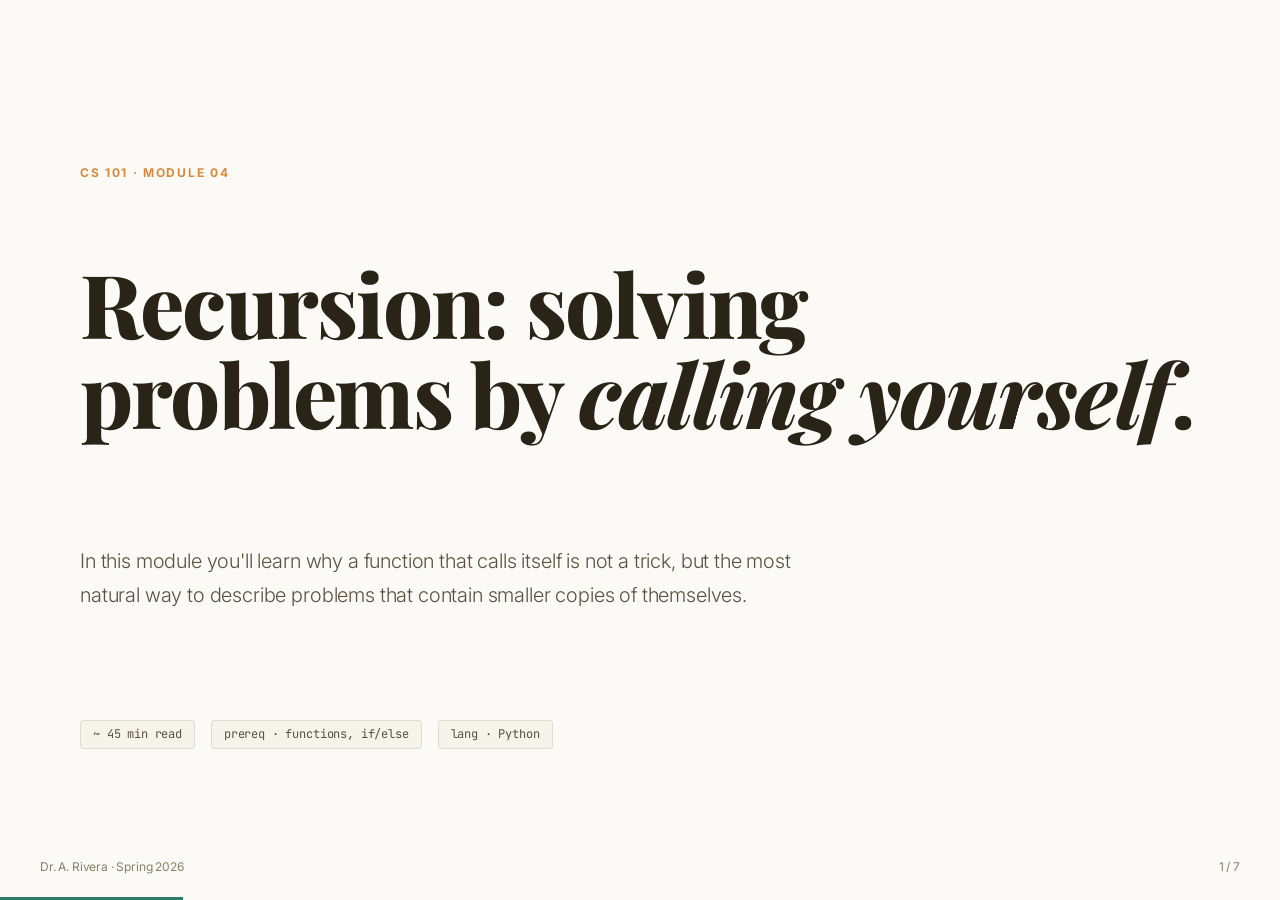
<file: HTML-PPT-SKILL/templates/full-decks/course-module/index.html>
<!DOCTYPE html>
<html lang="en">
<head>
<meta charset="utf-8"><meta name="viewport" content="width=device-width,initial-scale=1">
<title>Module 04 · Recursion · CS101</title>
<link rel="stylesheet" href="../../../assets/fonts.css">
<link rel="stylesheet" href="../../../assets/base.css">
<link rel="stylesheet" href="../../../assets/animations/animations.css">
<link rel="stylesheet" href="style.css">
</head>
<body class="tpl-course-module">
<div class="deck">

  <!-- 1. Cover -->
  <section class="slide full" data-title="Cover">
    <p class="kicker">CS 101 · MODULE 04</p>
    <h1 class="h1 mt-s">Recursion: solving<br>problems by <em>calling yourself</em>.</h1>
    <p class="lede mt-l" style="max-width:62ch">In this module you'll learn why a function that calls itself is not a trick, but the most natural way to describe problems that contain smaller copies of themselves.</p>
    <div class="row mt-l" style="gap:16px">
      <span class="pill-academic">~ 45 min read</span>
      <span class="pill-academic">prereq · functions, if/else</span>
      <span class="pill-academic">lang · Python</span>
    </div>
    <div class="deck-footer"><span>Dr. A. Rivera · Spring 2026</span><span class="slide-number" data-current="1" data-total="7"></span></div>
  </section>

  <!-- 2. Objectives -->
  <section class="slide" data-title="Objectives">
    <aside class="sidebar">
      <div class="brand">CS 101 · M04</div>
      <h5>Learning objectives</h5>
      <ul class="obj-list">
        <li class="current">Define recursion</li>
        <li>Identify a base case</li>
        <li>Trace a recursive call</li>
        <li>Convert loop ↔ recursion</li>
        <li>Recognize when recursion helps</li>
      </ul>
      <h5>Module progress</h5>
      <p class="dim" style="font-size:13px">Page 2 of 7 · ~5 min in</p>
    </aside>
    <div class="main">
      <p class="kicker">OBJECTIVES</p>
      <h2 class="h2 mt-s">By the end, you will be able to…</h2>
      <div class="stack mt-l">
        <div class="concept-box"><h4>① Explain recursion in one sentence.</h4><p class="dim">"A function that solves a problem by calling itself on a smaller version of that problem."</p></div>
        <div class="concept-box"><h4>② Write a base case that always terminates.</h4><p class="dim">Every recursive function must have an exit door, or it runs forever.</p></div>
        <div class="concept-box"><h4>③ Trace a call stack on paper.</h4><p class="dim">Given <code>fact(4)</code>, draw the stack frames top-to-bottom.</p></div>
        <div class="concept-box"><h4>④ Convert a while-loop to a recursive equivalent.</h4><p class="dim">And explain when one is clearer than the other.</p></div>
      </div>
    </div>
  </section>

  <!-- 3. Concept -->
  <section class="slide" data-title="Concept">
    <aside class="sidebar">
      <div class="brand">CS 101 · M04</div>
      <h5>Learning objectives</h5>
      <ul class="obj-list">
        <li class="done">Define recursion</li>
        <li class="current">Identify a base case</li>
        <li>Trace a recursive call</li>
        <li>Convert loop ↔ recursion</li>
        <li>Recognize when recursion helps</li>
      </ul>
      <h5>Key terms</h5>
      <p class="dim" style="font-size:13px">base case · recursive case · call stack · tail call</p>
    </aside>
    <div class="main">
      <p class="kicker">CORE CONCEPT</p>
      <h2 class="h2 mt-s">Two parts, always.</h2>
      <p class="lede mt-m">A recursive function has exactly two things inside it: a <b>base case</b> (when to stop) and a <b>recursive case</b> (how to shrink the problem before calling yourself).</p>
      <div class="callout">
        <b>Rule of thumb.</b> If you can't name the base case out loud, don't write the recursion yet. Draw it on paper first.
      </div>
      <div class="grid g2 mt-l">
        <div class="concept-box"><h4>Base case</h4><p class="dim">The smallest possible input — one the function answers directly, without calling itself.</p><p class="pill-academic">e.g. <b>n == 0</b></p></div>
        <div class="concept-box"><h4>Recursive case</h4><p class="dim">Every other input — delegate to a smaller version of the same problem.</p><p class="pill-academic">e.g. <b>n × fact(n-1)</b></p></div>
      </div>
    </div>
  </section>

  <!-- 4. Example -->
  <section class="slide" data-title="Example">
    <aside class="sidebar">
      <div class="brand">CS 101 · M04</div>
      <h5>Learning objectives</h5>
      <ul class="obj-list">
        <li class="done">Define recursion</li>
        <li class="done">Identify a base case</li>
        <li class="current">Trace a recursive call</li>
        <li>Convert loop ↔ recursion</li>
        <li>Recognize when recursion helps</li>
      </ul>
      <h5>Try it yourself</h5>
      <p class="dim" style="font-size:13px">Open repl.it and run the code on the right. Then try <code>fact(10)</code>.</p>
    </aside>
    <div class="main">
      <p class="kicker">WORKED EXAMPLE</p>
      <h2 class="h2 mt-s">Factorial, 7 lines.</h2>
      <div class="code mt-m"><pre style="margin:0"><span class="cmt"># fact(n) = n × (n-1) × … × 1,  and fact(0) = 1</span>
<span class="kw">def</span> fact(n):
    <span class="kw">if</span> n == <span class="str">0</span>:          <span class="cmt"># base case</span>
        <span class="kw">return</span> <span class="str">1</span>
    <span class="kw">return</span> n * fact(n - <span class="str">1</span>)   <span class="cmt"># recursive case</span>

<span class="kw">print</span>(fact(<span class="str">4</span>))   <span class="cmt"># → 24</span></pre></div>
      <div class="callout">
        <b>Trace fact(4).</b> 4 × fact(3) → 4 × (3 × fact(2)) → 4 × 3 × (2 × fact(1)) → 4 × 3 × 2 × 1 × fact(0) → 4 × 3 × 2 × 1 × 1 = <b>24</b>.
      </div>
    </div>
  </section>

  <!-- 5. Exercise -->
  <section class="slide" data-title="Exercise">
    <aside class="sidebar">
      <div class="brand">CS 101 · M04</div>
      <h5>Learning objectives</h5>
      <ul class="obj-list">
        <li class="done">Define recursion</li>
        <li class="done">Identify a base case</li>
        <li class="done">Trace a recursive call</li>
        <li class="current">Convert loop ↔ recursion</li>
        <li>Recognize when recursion helps</li>
      </ul>
      <h5>Time</h5>
      <p class="dim" style="font-size:13px">~10 minutes · solo</p>
    </aside>
    <div class="main">
      <p class="kicker">EXERCISE 4.1</p>
      <h2 class="h2 mt-s">Write <em>sum_to(n)</em>.</h2>
      <p class="lede mt-m">Return <code>1 + 2 + … + n</code> using recursion — no loops allowed.</p>
      <div class="exercise mt-l">
        <p style="margin:0;font-size:18px;color:var(--text-1)"><b>Your task</b></p>
        <ol style="color:var(--text-2);line-height:1.8;margin:10px 0 0">
          <li>Write the base case. What does <code>sum_to(0)</code> return?</li>
          <li>Write the recursive case in terms of <code>sum_to(n - 1)</code>.</li>
          <li>Test it: <code>sum_to(5) == 15</code>, <code>sum_to(10) == 55</code>.</li>
          <li>Bonus: what happens if you call <code>sum_to(-3)</code>? Fix it.</li>
        </ol>
      </div>
      <p class="dim mt-m" style="font-size:14px">Stuck? Remember: a base case is the smallest input you already know the answer to.</p>
    </div>
  </section>

  <!-- 6. Check understanding -->
  <section class="slide" data-title="Check">
    <aside class="sidebar">
      <div class="brand">CS 101 · M04</div>
      <h5>Learning objectives</h5>
      <ul class="obj-list">
        <li class="done">Define recursion</li>
        <li class="done">Identify a base case</li>
        <li class="done">Trace a recursive call</li>
        <li class="done">Convert loop ↔ recursion</li>
        <li class="current">Recognize when recursion helps</li>
      </ul>
      <h5>Self-assess</h5>
      <p class="dim" style="font-size:13px">You should get 3/3.</p>
    </aside>
    <div class="main">
      <p class="kicker">CHECK YOUR UNDERSTANDING</p>
      <h2 class="h2 mt-s">Which function will recurse forever?</h2>
      <div class="mt-l">
        <div class="mcq"><div class="letter">A</div><div><b>def f(n): return 1 if n == 0 else n * f(n - 1)</b><p class="dim" style="font-size:13px;margin:4px 0 0">Base case <code>n == 0</code>, shrinks toward it. Terminates.</p></div></div>
        <div class="mcq correct"><div class="letter">B</div><div><b>def f(n): return n + f(n + 1)</b><p class="dim" style="font-size:13px;margin:4px 0 0"><b style="color:var(--accent)">✓ Correct.</b> No base case, and <code>n</code> grows — infinite recursion.</p></div></div>
        <div class="mcq"><div class="letter">C</div><div><b>def f(n): return n if n &lt; 2 else f(n - 1) + f(n - 2)</b><p class="dim" style="font-size:13px;margin:4px 0 0">Classic Fibonacci. Base case on <code>n &lt; 2</code>. Terminates.</p></div></div>
      </div>
    </div>
  </section>

  <!-- 7. Summary -->
  <section class="slide full" data-title="Summary">
    <p class="kicker">SUMMARY · MODULE 04</p>
    <h1 class="h1 mt-s">You can now…</h1>
    <div class="grid g2 mt-l">
      <div class="concept-box"><h4>✓ Define recursion</h4><p class="dim">A function that calls itself on a smaller input.</p></div>
      <div class="concept-box"><h4>✓ Write a safe base case</h4><p class="dim">Every recursion needs an exit door.</p></div>
      <div class="concept-box"><h4>✓ Trace a call stack</h4><p class="dim">You can unwind <code>fact(4)</code> by hand.</p></div>
      <div class="concept-box"><h4>✓ Judge when to use it</h4><p class="dim">Trees and self-similar problems → recursion. Flat iteration → loop.</p></div>
    </div>
    <div class="callout mt-l">
      <b>Up next · Module 05.</b> Divide &amp; conquer: merge sort. We'll use everything you just learned — but on lists, not numbers.
    </div>
  </section>

</div>
<script src="../../../assets/runtime.js"></script>
</body></html>
</file>
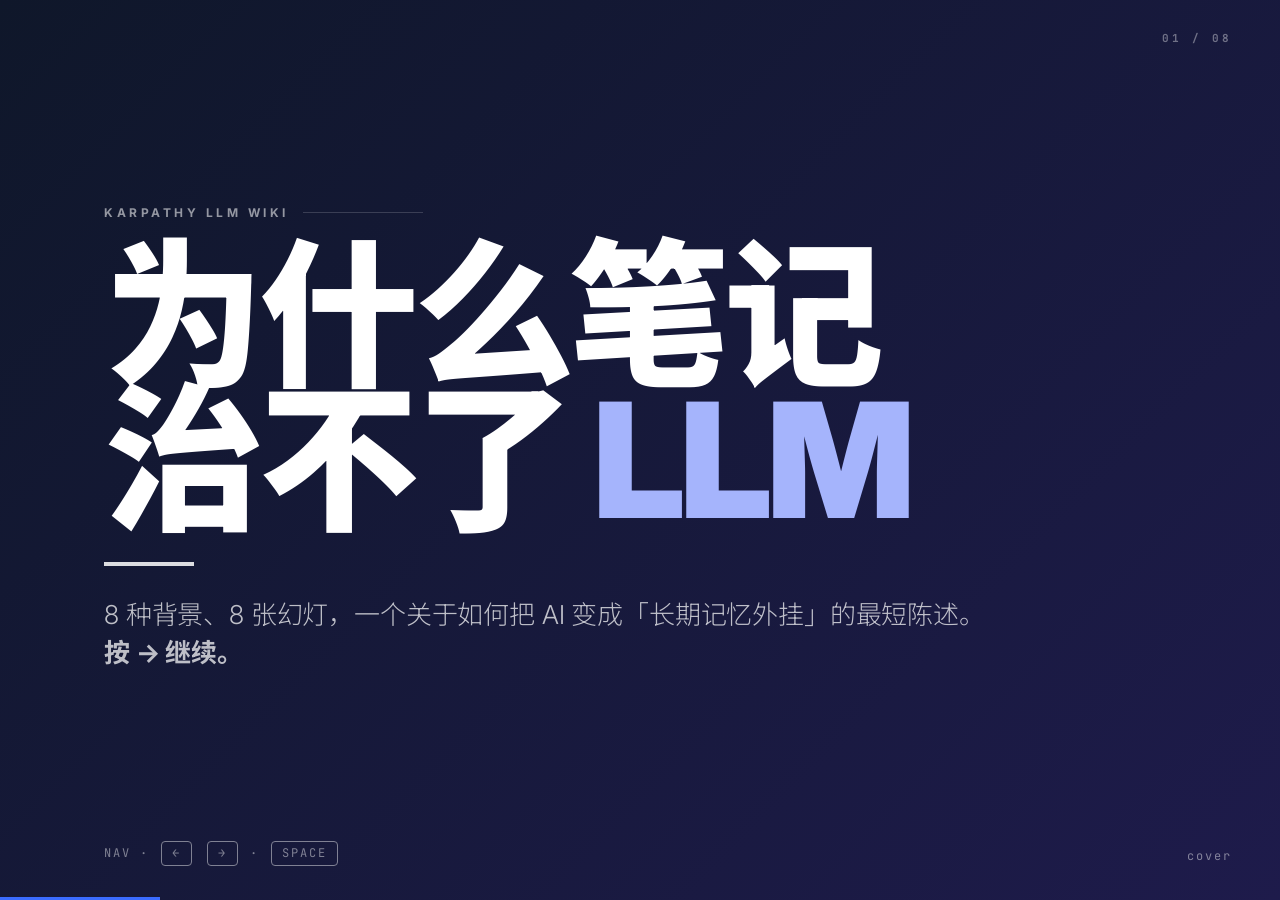
<file: HTML-PPT-SKILL/templates/full-decks/dir-key-nav-minimal/index.html>
<!DOCTYPE html>
<html lang="zh-CN">
<head>
<meta charset="UTF-8">
<meta name="viewport" content="width=device-width, initial-scale=1">
<title>Dir-Key Nav Minimal</title>
<link rel="stylesheet" href="../../../assets/fonts.css">
<link rel="stylesheet" href="../../../assets/base.css">
<link rel="stylesheet" href="style.css">
</head>
<body class="tpl-dir-key-nav-minimal">
<div class="deck">

  <!-- 1. COVER · indigo -->
  <section class="slide t-indigo is-active">
    <div class="dk-snum">01 / 08</div>
    <div style="margin:auto 0">
      <div class="dk-eyebrow">Karpathy LLM Wiki</div>
      <h1 class="dk-h0">为什么笔记<br>治不了 <span class="dk-accent">LLM</span></h1>
      <span class="dk-line"></span>
      <p class="dk-lede">8 种背景、8 张幻灯，一个关于如何把 AI 变成「长期记忆外挂」的最短陈述。<strong>按 → 继续。</strong></p>
    </div>
    <div class="dk-keyhint">nav · <kbd>←</kbd> <kbd>→</kbd> · <kbd>space</kbd></div>
    <div class="dk-page">cover</div>
  </section>

  <!-- 2. SECTION · cream -->
  <section class="slide t-cream">
    <div class="dk-snum">02 / 08</div>
    <div style="margin:auto 0">
      <div class="dk-eyebrow">Chapter 01</div>
      <h1 class="dk-h0">The <span class="dk-accent">Problem</span>.</h1>
      <span class="dk-line"></span>
      <p class="dk-lede">Token 上限是一个物理事实。你每次和 LLM 说话，它都是一个失忆症患者。</p>
    </div>
    <div class="dk-keyhint">chapter · 01 / 04</div>
    <div class="dk-page">section</div>
  </section>

  <!-- 3. CONTENT · crimson -->
  <section class="slide t-crimson">
    <div class="dk-snum">03 / 08</div>
    <div style="margin:auto 0">
      <div class="dk-eyebrow">Symptoms</div>
      <h2 class="dk-h1">四种你已经<br>受够的<br><span class="dk-accent">遗忘</span>。</h2>
      <ul class="dk-list">
        <li>昨天聊过的项目，今天重新解释一遍</li>
        <li>上下文窗口一到，它开始「编造记忆」</li>
        <li>不同 session 之间毫无关联，就像第一次见</li>
        <li>你的真正偏好从未被记住，每次都要 re-prompt</li>
      </ul>
    </div>
    <div class="dk-keyhint">content · list</div>
    <div class="dk-page">03</div>
  </section>

  <!-- 4. CONTENT · emerald -->
  <section class="slide t-emerald">
    <div class="dk-snum">04 / 08</div>
    <div style="margin:auto 0">
      <div class="dk-eyebrow">The Fix</div>
      <h2 class="dk-h1">答案不是<br><span class="dk-accent">更大</span> 的窗口。</h2>
      <p class="dk-lede" style="margin-top:10px">而是：把你的知识、偏好、历史都<strong>写进文件系统</strong>。<br>让 LLM 每次对话前，先去读那个系统。</p>
      <div class="dk-grid-2">
        <div class="dk-col"><h3>× 窗口 stuffing</h3><p>把所有东西塞 prompt，贵、慢、最终溢出。</p></div>
        <div class="dk-col"><h3>✓ 文件 + 检索</h3><p>按需加载，永远不溢出，结构化可 diff。</p></div>
      </div>
    </div>
    <div class="dk-keyhint">content · compare</div>
    <div class="dk-page">04</div>
  </section>

  <!-- 5. CODE · slate -->
  <section class="slide t-slate">
    <div class="dk-snum">05 / 08</div>
    <div style="margin:auto 0">
      <div class="dk-eyebrow">Minimal Setup</div>
      <h2 class="dk-h2"><span class="dk-accent">4 行</span> YAML<br>就能开始。</h2>
      <pre class="dk-code">memory:
  root: ~/.llm-wiki
  format: markdown
  retrieval: hybrid  # embedding + bm25</pre>
      <p class="dk-lede" style="margin-top:16px;font-size:20px">你现在拥有一个会随时间增长的 <strong>第二大脑</strong>。每次对话它都会被读、被更新。</p>
    </div>
    <div class="dk-keyhint">content · code</div>
    <div class="dk-page">05</div>
  </section>

  <!-- 6. CHART · violet — big number with bar -->
  <section class="slide t-violet">
    <div class="dk-snum">06 / 08</div>
    <div style="margin:auto 0">
      <div class="dk-eyebrow">30-day result</div>
      <div class="dk-big dk-accent">87%</div>
      <p class="dk-lede" style="margin-top:14px;font-size:26px">的 re-explain 被消除。平均每次对话节省 <strong>4.2 分钟</strong> 的 re-context。</p>
      <svg viewBox="0 0 900 80" style="width:100%;max-width:900px;margin-top:30px">
        <rect x="0" y="30" width="900" height="22" rx="11" fill="rgba(255,255,255,.12)"/>
        <rect x="0" y="30" width="783" height="22" rx="11" fill="#c4b5fd"/>
        <text x="792" y="47" font-family="JetBrains Mono" font-size="16" fill="#c4b5fd" font-weight="700">87%</text>
      </svg>
    </div>
    <div class="dk-keyhint">chart · big-num</div>
    <div class="dk-page">06</div>
  </section>

  <!-- 7. CTA · white -->
  <section class="slide t-white">
    <div class="dk-snum">07 / 08</div>
    <div style="margin:auto 0">
      <div class="dk-eyebrow">Start tonight</div>
      <h2 class="dk-h1">开始<br>你的 <span class="dk-accent">wiki</span>。</h2>
      <span class="dk-line"></span>
      <p class="dk-lede">不是装又一个插件。是决定：从今晚起，<strong>你的所有 AI 对话都要有一个共同的 vault</strong>。</p>
      <pre class="dk-code" style="font-size:18px">$ mkdir ~/llm-wiki && cd ~/llm-wiki
$ git init
$ echo "# my brain" > README.md</pre>
    </div>
    <div class="dk-keyhint">cta · three-commands</div>
    <div class="dk-page">07</div>
  </section>

  <!-- 8. THANKS · charcoal -->
  <section class="slide t-charcoal">
    <div class="dk-snum">08 / 08</div>
    <div style="margin:auto 0">
      <div class="dk-eyebrow">End · thanks for staying</div>
      <h1 class="dk-h0"><span class="dk-accent">謝謝</span>。</h1>
      <span class="dk-line"></span>
      <p class="dk-lede">Karpathy 的原始 thread + 我的 vault 结构都在 <strong>github.com/lewis/llm-wiki</strong>。欢迎按 ← 再看一遍。</p>
    </div>
    <div class="dk-keyhint">press <kbd>←</kbd> to rewind · <kbd>F</kbd> for fullscreen</div>
    <div class="dk-page">fin</div>
  </section>

</div>
<script src="../../../assets/runtime.js"></script>
</body>
</html>
</file>
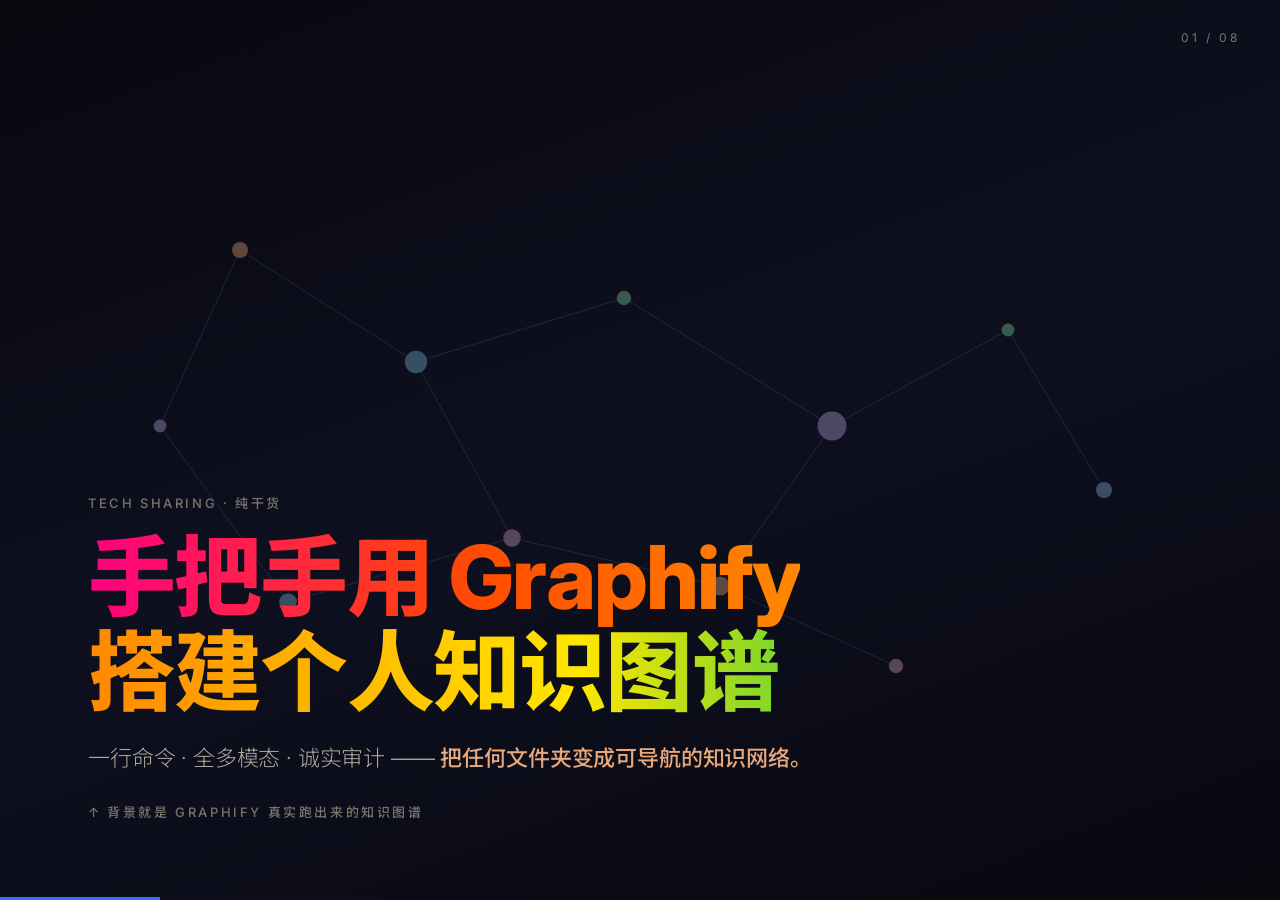
<file: HTML-PPT-SKILL/templates/full-decks/graphify-dark-graph/index.html>
<!DOCTYPE html>
<html lang="zh-CN">
<head>
<meta charset="UTF-8">
<meta name="viewport" content="width=device-width, initial-scale=1">
<title>Graphify Dark Graph</title>
<link rel="stylesheet" href="../../../assets/fonts.css">
<link rel="stylesheet" href="../../../assets/base.css">
<link rel="stylesheet" href="style.css">
</head>
<body class="tpl-graphify-dark-graph">
<div class="deck">

  <!-- 1. COVER -->
  <section class="slide is-active">
    <div class="gd-ambient"><div class="gd-orb gd-orb-1"></div><div class="gd-orb gd-orb-2"></div><div class="gd-orb gd-orb-3"></div></div>
    <!-- live force-directed graph bg -->
    <svg viewBox="0 0 1600 900" style="position:absolute;inset:0;width:100%;height:100%;opacity:.38;z-index:1" xmlns="http://www.w3.org/2000/svg">
      <g stroke="#7eb8da" stroke-width="1" stroke-opacity=".5" fill="none">
        <line x1="300" y1="200" x2="520" y2="340"/>
        <line x1="520" y1="340" x2="780" y2="260"/>
        <line x1="780" y1="260" x2="1040" y2="420"/>
        <line x1="520" y1="340" x2="640" y2="560"/>
        <line x1="640" y1="560" x2="900" y2="620"/>
        <line x1="900" y1="620" x2="1040" y2="420"/>
        <line x1="1040" y1="420" x2="1260" y2="300"/>
        <line x1="1260" y1="300" x2="1380" y2="500"/>
        <line x1="900" y1="620" x2="1120" y2="720"/>
        <line x1="300" y1="200" x2="200" y2="420"/>
        <line x1="200" y1="420" x2="360" y2="640"/>
        <line x1="360" y1="640" x2="640" y2="560"/>
      </g>
      <g>
        <circle cx="300" cy="200" r="10" fill="#e8a87c"/>
        <circle cx="520" cy="340" r="14" fill="#7eb8da"/>
        <circle cx="780" cy="260" r="9" fill="#7ed3a4"/>
        <circle cx="1040" cy="420" r="18" fill="#b8a4d6"/>
        <circle cx="640" cy="560" r="11" fill="#d4a0b9"/>
        <circle cx="900" cy="620" r="12" fill="#e8a87c"/>
        <circle cx="1260" cy="300" r="8" fill="#7ed3a4"/>
        <circle cx="1380" cy="500" r="10" fill="#7eb8da"/>
        <circle cx="1120" cy="720" r="9" fill="#d4a0b9"/>
        <circle cx="200" cy="420" r="8" fill="#b8a4d6"/>
        <circle cx="360" cy="640" r="11" fill="#7eb8da"/>
      </g>
    </svg>
    <div class="gd-snum">01 / 08</div>
    <div style="margin-top:auto">
      <p class="gd-eyebrow">Tech Sharing · 纯干货</p>
      <h1 class="gd-h1" style="font-size:88px"><span class="gd-rainbow">手把手用 Graphify<br>搭建个人知识图谱</span></h1>
      <p class="gd-lede" style="margin-top:20px">一行命令 · 全多模态 · 诚实审计 —— <span class="gd-accent">把任何文件夹变成可导航的知识网络。</span></p>
      <p class="gd-eyebrow" style="margin-top:26px">↑ 背景就是 Graphify 真实跑出来的知识图谱</p>
    </div>
  </section>

  <!-- 2. SECTION DIVIDER -->
  <section class="slide">
    <div class="gd-ambient"><div class="gd-orb gd-orb-1"></div><div class="gd-orb gd-orb-2"></div></div>
    <div class="gd-snum">02 / 08</div>
    <div style="margin:auto 0">
      <div class="gd-eyebrow">Part 01</div>
      <h1 class="gd-h1" style="font-size:120px">Why <span class="gd-grad">Graph</span>?</h1>
      <p class="gd-lede">folder → tree → graph，人类认知的下一步</p>
    </div>
  </section>

  <!-- 3. CONTENT — plugin grid -->
  <section class="slide">
    <div class="gd-ambient"><div class="gd-orb gd-orb-2"></div><div class="gd-orb gd-orb-3"></div></div>
    <div class="gd-snum">03 / 08</div>
    <p class="gd-eyebrow">Feature Map</p>
    <h2 class="gd-h2">一个工具，<span class="gd-grad">四件事</span></h2>
    <div class="gd-grid-4">
      <div class="gd-glass gd-glass-warm"><div style="font-size:30px">📂</div><h4 style="margin:10px 0 6px">Folder Ingest</h4><p class="gd-dim" style="font-size:13px;line-height:1.55">递归扫描任意路径，支持 md / pdf / 代码 / 图片</p></div>
      <div class="gd-glass gd-glass-blue"><div style="font-size:30px">🧠</div><h4 style="margin:10px 0 6px">Entity Extract</h4><p class="gd-dim" style="font-size:13px;line-height:1.55">用 LLM 抽概念、人物、事件、关系</p></div>
      <div class="gd-glass gd-glass-green"><div style="font-size:30px">🕸️</div><h4 style="margin:10px 0 6px">Force Graph</h4><p class="gd-dim" style="font-size:13px;line-height:1.55">D3 力导向，点击即跳转原文</p></div>
      <div class="gd-glass"><div style="font-size:30px">🔍</div><h4 style="margin:10px 0 6px">Audit Trail</h4><p class="gd-dim" style="font-size:13px;line-height:1.55">每条边都能追溯到 source span</p></div>
    </div>
    <div class="gd-glass gd-glass-warm" style="margin-top:24px"><p style="font-size:18px;line-height:1.6">它不是「又一个 RAG」—— 它是 <span class="gd-accent">把检索结果画出来，让你一眼就知道信息长什么样</span>。</p></div>
  </section>

  <!-- 4. CODE -->
  <section class="slide">
    <div class="gd-ambient"><div class="gd-orb gd-orb-1"></div></div>
    <div class="gd-snum">04 / 08</div>
    <p class="gd-eyebrow">One command</p>
    <h2 class="gd-h2">从 0 到图谱，<span class="gd-grad">大概 90 秒</span></h2>
    <p class="gd-cmd" style="margin:16px 0 22px">$ graphify ~/notes --out ./graph</p>
    <pre class="gd-codebox"><span class="cm"># graphify.config.yaml</span>
<span class="kw">ingest</span>:
  paths: [<span class="st">~/notes</span>, <span class="st">~/code/docs</span>]
  include: [<span class="st">"*.md"</span>, <span class="st">"*.pdf"</span>, <span class="st">"*.py"</span>]

<span class="kw">extract</span>:
  model: <span class="st">claude-opus-4-6</span>
  schema: [<span class="st">concept</span>, <span class="st">person</span>, <span class="st">event</span>, <span class="st">relation</span>]

<span class="kw">render</span>:
  engine: <span class="st">d3-force</span>
  audit: <span class="fn">true</span>     <span class="cm"># 每条边带 source span</span></pre>
  </section>

  <!-- 5. CHART — race diagram -->
  <section class="slide">
    <div class="gd-ambient"><div class="gd-orb gd-orb-3"></div></div>
    <div class="gd-snum">05 / 08</div>
    <p class="gd-eyebrow">Efficiency Race</p>
    <h2 class="gd-h2">没有知识库 vs 有知识库</h2>
    <div style="max-width:900px;margin-top:30px">
      <div style="display:flex;align-items:center;gap:16px;margin-bottom:20px">
        <div style="width:110px;text-align:right;font-weight:700;color:var(--gd-danger)">没有<br>知识库</div>
        <div style="flex:1;position:relative;height:70px;background:rgba(224,112,112,.06);border:1px solid rgba(224,112,112,.2);border-radius:16px">
          <div style="position:absolute;left:16px;top:50%;transform:translateY(-50%);font-size:32px">🛵</div>
          <div style="position:absolute;left:72px;top:50%;transform:translateY(-50%);color:var(--gd-danger);font-size:14px">反复喂信息…整理…又忘了…</div>
        </div>
      </div>
      <div style="display:flex;align-items:center;gap:16px">
        <div style="width:110px;text-align:right;font-weight:700;color:var(--gd-green)">有<br>知识库</div>
        <div style="flex:1;position:relative;height:70px;background:rgba(126,211,164,.06);border:1px solid rgba(126,211,164,.25);border-radius:16px">
          <div style="position:absolute;right:16px;top:50%;transform:translateY(-50%);font-size:32px">🏎️</div>
          <div style="position:absolute;right:72px;top:50%;transform:translateY(-50%);color:var(--gd-green);font-size:14px">AI 自己找 → 确认 → 干活!</div>
        </div>
      </div>
    </div>
    <div class="gd-grid-3" style="margin-top:36px">
      <div class="gd-glass gd-glass-warm"><div class="gd-big gd-grad">5×</div><p class="gd-dim" style="margin-top:6px">速度提升</p></div>
      <div class="gd-glass gd-glass-green"><div class="gd-big gd-grad">-80%</div><p class="gd-dim" style="margin-top:6px">重复喂信息</p></div>
      <div class="gd-glass gd-glass-blue"><div class="gd-big gd-grad">∞</div><p class="gd-dim" style="margin-top:6px">记忆持久化</p></div>
    </div>
  </section>

  <!-- 6. PIPELINE -->
  <section class="slide">
    <div class="gd-ambient"><div class="gd-orb gd-orb-2"></div></div>
    <div class="gd-snum">06 / 08</div>
    <p class="gd-eyebrow">Pipeline</p>
    <h2 class="gd-h2">端到端 <span class="gd-grad">4 步走</span></h2>
    <div style="display:flex;align-items:center;justify-content:center;gap:8px;margin-top:36px">
      <div class="gd-glass" style="flex:1;text-align:center"><div style="font-size:34px">📂</div><div style="font-weight:600;margin-top:8px">Scan</div><div class="gd-dim" style="font-size:13px">递归读文件</div></div>
      <div style="color:var(--gd-text3);font-size:24px">→</div>
      <div class="gd-glass gd-glass-blue" style="flex:1;text-align:center"><div style="font-size:34px">🔬</div><div style="font-weight:600;margin-top:8px">Extract</div><div class="gd-dim" style="font-size:13px">LLM 抽实体</div></div>
      <div style="color:var(--gd-text3);font-size:24px">→</div>
      <div class="gd-glass gd-glass-green" style="flex:1;text-align:center"><div style="font-size:34px">🕸️</div><div style="font-weight:600;margin-top:8px">Build</div><div class="gd-dim" style="font-size:13px">构图 + 去重</div></div>
      <div style="color:var(--gd-text3);font-size:24px">→</div>
      <div class="gd-glass gd-glass-warm" style="flex:1;text-align:center"><div style="font-size:34px">🎨</div><div style="font-weight:600;margin-top:8px">Render</div><div class="gd-dim" style="font-size:13px">D3 交互图</div></div>
    </div>
    <div class="gd-glass" style="margin-top:32px"><p style="font-size:16px;line-height:1.6;color:var(--gd-text2)">每一步都有 audit log：你永远知道某个节点为什么存在、它来自哪个文件的哪一行。</p></div>
  </section>

  <!-- 7. CTA -->
  <section class="slide">
    <div class="gd-ambient"><div class="gd-orb gd-orb-1"></div><div class="gd-orb gd-orb-3"></div></div>
    <div class="gd-snum">07 / 08</div>
    <p class="gd-eyebrow">Try it tonight</p>
    <h2 class="gd-h1" style="font-size:80px">Graphify <span class="gd-grad">your folders</span></h2>
    <p class="gd-cmd" style="margin-top:22px">$ npm i -g @lewis/graphify</p>
    <p class="gd-cmd" style="margin-top:10px;color:var(--gd-warm);text-shadow:0 0 30px rgba(232,168,124,.45)">$ graphify ~/obsidian-vault</p>
    <div style="margin-top:32px">
      <span class="gd-tag">#knowledge-graph</span>
      <span class="gd-tag">#open-source</span>
      <span class="gd-tag">#claude-agent</span>
      <span class="gd-tag">#obsidian</span>
      <span class="gd-tag">#d3-force</span>
    </div>
  </section>

  <!-- 8. THANKS -->
  <section class="slide">
    <div class="gd-ambient"><div class="gd-orb gd-orb-2"></div></div>
    <div class="gd-snum">08 / 08</div>
    <div style="margin:auto 0;text-align:center">
      <div class="gd-big gd-rainbow" style="font-size:180px">Thanks.</div>
      <p class="gd-lede" style="margin:28px auto 0">github.com/lewis/graphify · 欢迎 star / issue / PR</p>
    </div>
  </section>

</div>
<script src="../../../assets/runtime.js"></script>
</body>
</html>
</file>
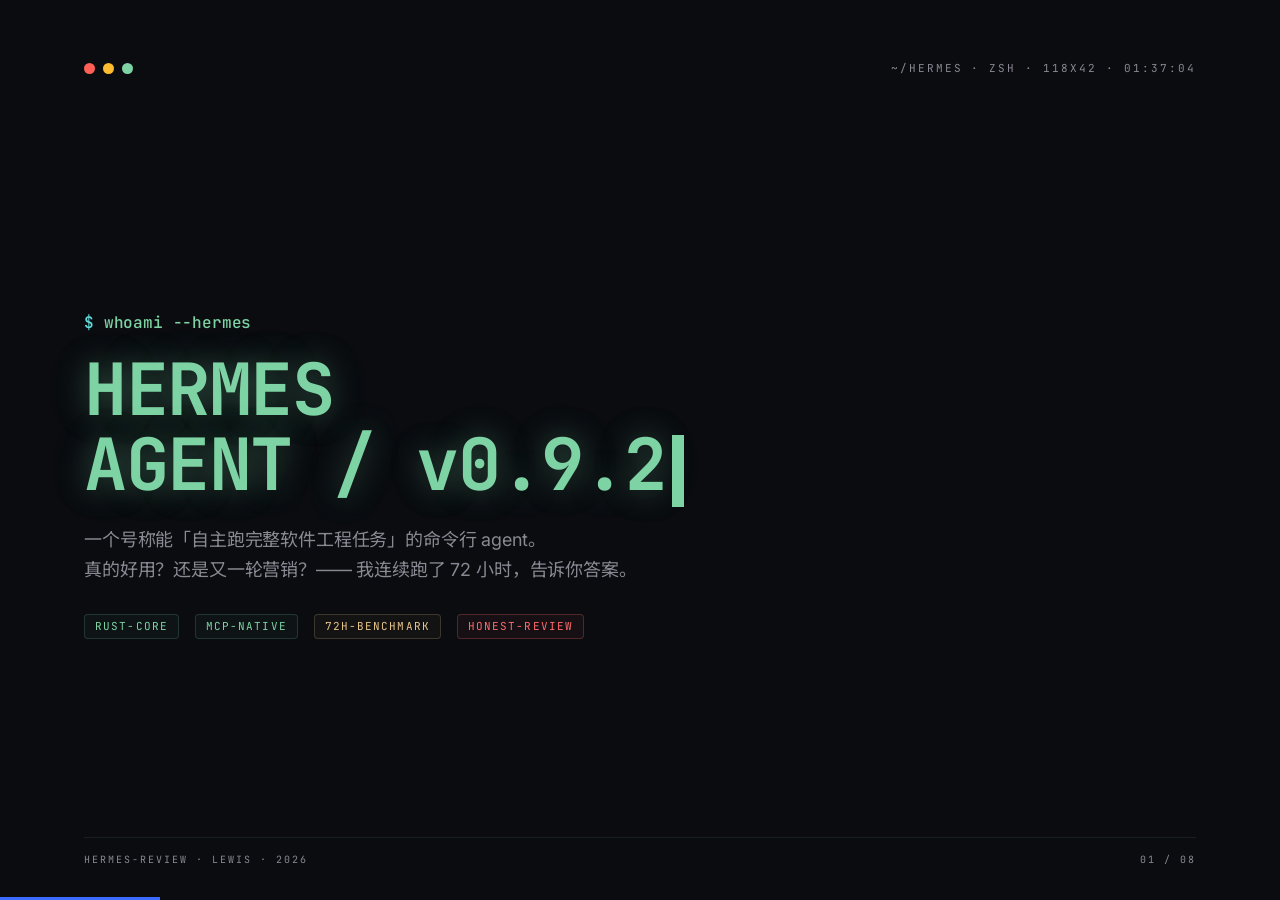
<file: HTML-PPT-SKILL/templates/full-decks/hermes-cyber-terminal/index.html>
<!DOCTYPE html>
<html lang="zh-CN">
<head>
<meta charset="UTF-8">
<meta name="viewport" content="width=device-width, initial-scale=1">
<title>Hermes Cyber Terminal</title>
<link rel="stylesheet" href="../../../assets/fonts.css">
<link rel="stylesheet" href="../../../assets/base.css">
<link rel="stylesheet" href="style.css">
</head>
<body class="tpl-hermes-cyber-terminal">
<div class="deck">

  <!-- 1. COVER -->
  <section class="slide is-active">
    <div class="hc-grid"></div>
    <div class="hc-vignette"></div>
    <div class="hc-scanlines"></div>
    <div class="hc-chrome"><div class="dots"><span></span><span></span><span></span></div><div>~/hermes · zsh · 118x42 · 01:37:04</div></div>
    <div style="margin:auto 0">
      <p class="hc-prompt">whoami --hermes</p>
      <h1 class="hc-h1">HERMES<br>AGENT / v0.9.2<span class="hc-cursor"></span></h1>
      <p class="hc-lede">一个号称能「自主跑完整软件工程任务」的命令行 agent。<br>真的好用？还是又一轮营销？—— 我连续跑了 72 小时，告诉你答案。</p>
      <div style="margin-top:26px">
        <span class="hc-tag">rust-core</span>
        <span class="hc-tag">mcp-native</span>
        <span class="hc-tag amber">72h-benchmark</span>
        <span class="hc-tag red">honest-review</span>
      </div>
    </div>
    <div class="hc-footer"><span>hermes-review · lewis · 2026</span><span>01 / 08</span></div>
  </section>

  <!-- 2. SECTION DIVIDER -->
  <section class="slide">
    <div class="hc-grid"></div>
    <div class="hc-scanlines"></div>
    <div class="hc-chrome"><div class="dots"><span></span><span></span><span></span></div><div>section · 01/04</div></div>
    <div style="margin:auto 0">
      <p class="hc-prompt">cat chapter_01.md</p>
      <h1 class="hc-h1" style="font-size:110px">// Setup</h1>
      <p class="hc-lede">从 <code style="color:var(--hc-amber)">brew install hermes</code> 到第一次 prompt —— 一共 4 分 22 秒。</p>
    </div>
    <div class="hc-footer"><span>section · setup</span><span>02 / 08</span></div>
  </section>

  <!-- 3. CONTENT — spec cards -->
  <section class="slide">
    <div class="hc-grid"></div>
    <div class="hc-scanlines"></div>
    <div class="hc-chrome"><div class="dots"><span></span><span></span><span></span></div><div>benchmark · cold-start</div></div>
    <h2 class="hc-h2">开箱数据</h2>
    <p class="hc-lede">cold start → first-successful-task 三次平均</p>
    <div class="hc-grid-3">
      <div class="hc-card"><div class="lbl">install time</div><div class="val">42s</div><div class="desc">单 binary，无 docker，无 python env。</div></div>
      <div class="hc-card"><div class="lbl">first token</div><div class="val">1.8s</div><div class="desc">接入 claude-opus-4-6，无预热。</div></div>
      <div class="hc-card"><div class="lbl">first PR merged</div><div class="val">4m22s</div><div class="desc">跑的是 fix-a-typo 级别的低难度任务。</div></div>
    </div>
    <div class="hc-grid-2">
      <div class="hc-card"><div class="lbl">// verdict +</div><div class="val" style="color:var(--hc-green);font-size:18px">冷启动是真的快</div><div class="desc">和 OpenClaw 的 docker + pip 流程比，快不止一个数量级。</div></div>
      <div class="hc-card"><div class="lbl">// verdict -</div><div class="val" style="color:var(--hc-red);font-size:18px">MCP 服务器配置不够友好</div><div class="desc">env 变量需要手动塞进 ~/.hermes/env，文档几乎没写。</div></div>
    </div>
    <div class="hc-footer"><span>data · verified 3 runs</span><span>03 / 08</span></div>
  </section>

  <!-- 4. CODE -->
  <section class="slide">
    <div class="hc-grid"></div>
    <div class="hc-scanlines"></div>
    <div class="hc-chrome"><div class="dots"><span></span><span></span><span></span></div><div>trace · hermes run</div></div>
    <p class="hc-prompt">hermes run "refactor auth module to use pkce"</p>
    <h3 class="hc-h3" style="margin-top:12px">↓ 真实 trace (节选)</h3>
    <pre class="hc-codebox" style="margin-top:10px"><span class="cm"># hermes v0.9.2 · session 42a1</span>
[<span class="fn">plan</span>]    <span class="st">"分析 src/auth/*.ts → 找 oauth flow → 抽成 pkce"</span>
[<span class="fn">read</span>]    src/auth/oauth.ts       <span class="cm">// 214 lines</span>
[<span class="fn">read</span>]    src/auth/token.ts       <span class="cm">// 88 lines</span>
[<span class="kw">think</span>]   <span class="st">"发现 implicit flow，改为 code+pkce，需新 state param"</span>
[<span class="fn">edit</span>]    src/auth/oauth.ts       <span class="hl">+43 -17</span>
[<span class="fn">edit</span>]    src/auth/token.ts       <span class="hl">+12 -4</span>
[<span class="fn">test</span>]    pnpm vitest auth        <span class="st">PASS 18/18</span>
[<span class="fn">commit</span>]  <span class="var">"feat(auth): migrate to oauth2 code+pkce"</span>
[<span class="fn">push</span>]    origin feat/pkce-auth   <span class="st">ok</span>

<span class="cm"># 总耗时 3m 14s · 14k tokens · $0.21</span></pre>
    <div class="hc-footer"><span>trace · live</span><span>04 / 08</span></div>
  </section>

  <!-- 5. CHART -->
  <section class="slide">
    <div class="hc-grid"></div>
    <div class="hc-scanlines"></div>
    <div class="hc-chrome"><div class="dots"><span></span><span></span><span></span></div><div>benchmark · hermes vs openclaw</div></div>
    <h2 class="hc-h2">72 小时对比</h2>
    <p class="hc-lede">同一组 48 个 GitHub issue，两个 agent 各跑一遍</p>
    <svg viewBox="0 0 1000 380" style="width:100%;max-width:1040px;margin-top:24px" xmlns="http://www.w3.org/2000/svg">
      <g font-family="JetBrains Mono, monospace" font-size="13" fill="#8a8892">
        <!-- axis -->
        <line x1="80" y1="40" x2="80" y2="320" stroke="rgba(126,211,164,.2)"/>
        <line x1="80" y1="320" x2="960" y2="320" stroke="rgba(126,211,164,.2)"/>
        <!-- y labels -->
        <text x="70" y="46" text-anchor="end">100%</text>
        <text x="70" y="116" text-anchor="end">75%</text>
        <text x="70" y="186" text-anchor="end">50%</text>
        <text x="70" y="256" text-anchor="end">25%</text>
        <text x="70" y="324" text-anchor="end">0</text>
        <!-- bars: hermes -->
        <g>
          <rect x="130" y="80"  width="80" height="240" fill="rgba(126,211,164,.15)" stroke="#7ed3a4" stroke-width="1.5"/>
          <text x="170" y="76" text-anchor="middle" fill="#7ed3a4" font-weight="700">82%</text>
          <text x="170" y="345" text-anchor="middle">resolved</text>
          <rect x="240" y="146" width="80" height="174" fill="rgba(126,211,164,.15)" stroke="#7ed3a4" stroke-width="1.5"/>
          <text x="280" y="142" text-anchor="middle" fill="#7ed3a4" font-weight="700">58%</text>
          <text x="280" y="345" text-anchor="middle">one-shot</text>
          <rect x="350" y="60"  width="80" height="260" fill="rgba(126,211,164,.15)" stroke="#7ed3a4" stroke-width="1.5"/>
          <text x="390" y="56" text-anchor="middle" fill="#7ed3a4" font-weight="700">89%</text>
          <text x="390" y="345" text-anchor="middle">test-pass</text>
          <rect x="460" y="110" width="80" height="210" fill="rgba(126,211,164,.15)" stroke="#7ed3a4" stroke-width="1.5"/>
          <text x="500" y="106" text-anchor="middle" fill="#7ed3a4" font-weight="700">71%</text>
          <text x="500" y="345" text-anchor="middle">pr-merged</text>
        </g>
        <!-- bars: openclaw -->
        <g>
          <rect x="570" y="150" width="80" height="170" fill="rgba(233,197,138,.12)" stroke="#e9c58a" stroke-width="1.5"/>
          <text x="610" y="146" text-anchor="middle" fill="#e9c58a" font-weight="700">60%</text>
          <text x="610" y="345" text-anchor="middle">resolved</text>
          <rect x="680" y="212" width="80" height="108" fill="rgba(233,197,138,.12)" stroke="#e9c58a" stroke-width="1.5"/>
          <text x="720" y="208" text-anchor="middle" fill="#e9c58a" font-weight="700">38%</text>
          <text x="720" y="345" text-anchor="middle">one-shot</text>
          <rect x="790" y="130" width="80" height="190" fill="rgba(233,197,138,.12)" stroke="#e9c58a" stroke-width="1.5"/>
          <text x="830" y="126" text-anchor="middle" fill="#e9c58a" font-weight="700">67%</text>
          <text x="830" y="345" text-anchor="middle">test-pass</text>
        </g>
        <!-- legend -->
        <g transform="translate(820,50)">
          <rect x="0" y="0" width="14" height="14" fill="rgba(126,211,164,.15)" stroke="#7ed3a4"/>
          <text x="22" y="12" fill="#7ed3a4">hermes 0.9.2</text>
          <rect x="0" y="22" width="14" height="14" fill="rgba(233,197,138,.12)" stroke="#e9c58a"/>
          <text x="22" y="34" fill="#e9c58a">openclaw 2.1</text>
        </g>
      </g>
    </svg>
    <div class="hc-footer"><span>benchmark · n=48</span><span>05 / 08</span></div>
  </section>

  <!-- 6. STATS -->
  <section class="slide">
    <div class="hc-grid"></div>
    <div class="hc-scanlines"></div>
    <div class="hc-chrome"><div class="dots"><span></span><span></span><span></span></div><div>tldr</div></div>
    <p class="hc-prompt">echo $VERDICT</p>
    <div class="hc-big">7.8<span style="font-size:60px;color:var(--hc-ink2)">/ 10</span></div>
    <p class="hc-lede" style="margin-top:14px">值得装，还不值得完全依赖。</p>
    <div class="hc-grid-2" style="margin-top:24px">
      <div class="hc-card"><div class="lbl">+ strong points</div><div class="desc">• rust 本体冷启快<br>• trace 可读性极强<br>• diff 审核友好，commit message 也写得合格</div></div>
      <div class="hc-card"><div class="lbl">- weak points</div><div class="desc">• plan 阶段偶尔跳步<br>• 超 50k LoC 仓库会 OOM<br>• MCP 配置需要手动塞 env</div></div>
    </div>
    <div class="hc-footer"><span>verdict · honest</span><span>06 / 08</span></div>
  </section>

  <!-- 7. CTA -->
  <section class="slide">
    <div class="hc-grid"></div>
    <div class="hc-scanlines"></div>
    <div class="hc-chrome"><div class="dots"><span></span><span></span><span></span></div><div>install</div></div>
    <h2 class="hc-h2">想自己跑一遍？</h2>
    <p class="hc-lede">三条命令，不到 5 分钟就能看见它干第一件事。</p>
    <pre class="hc-codebox" style="margin-top:22px"><span class="cm"># 1. install</span>
<span class="kw">$</span> brew install hermes-agent/tap/hermes

<span class="cm"># 2. auth (先准备好 anthropic api key)</span>
<span class="kw">$</span> hermes auth login

<span class="cm"># 3. first task</span>
<span class="kw">$</span> cd ~/your-repo && hermes run <span class="st">"add a CHANGELOG.md from git log"</span></pre>
    <div style="margin-top:26px">
      <span class="hc-tag">brew-ready</span>
      <span class="hc-tag">opus-4.6</span>
      <span class="hc-tag amber">needs-api-key</span>
    </div>
    <div class="hc-footer"><span>try-it-now</span><span>07 / 08</span></div>
  </section>

  <!-- 8. THANKS -->
  <section class="slide">
    <div class="hc-grid"></div>
    <div class="hc-scanlines"></div>
    <div class="hc-chrome"><div class="dots"><span></span><span></span><span></span></div><div>EOF</div></div>
    <div style="margin:auto 0">
      <p class="hc-prompt">exit 0</p>
      <h1 class="hc-h1" style="font-size:120px">// thanks<span class="hc-cursor"></span></h1>
      <p class="hc-lede">完整 trace、48 个任务的 PR 列表、benchmark 脚本都在 <span style="color:var(--hc-amber)">github.com/lewis/hermes-review</span></p>
    </div>
    <div class="hc-footer"><span>session closed</span><span>08 / 08</span></div>
  </section>

</div>
<script src="../../../assets/runtime.js"></script>
</body>
</html>
</file>
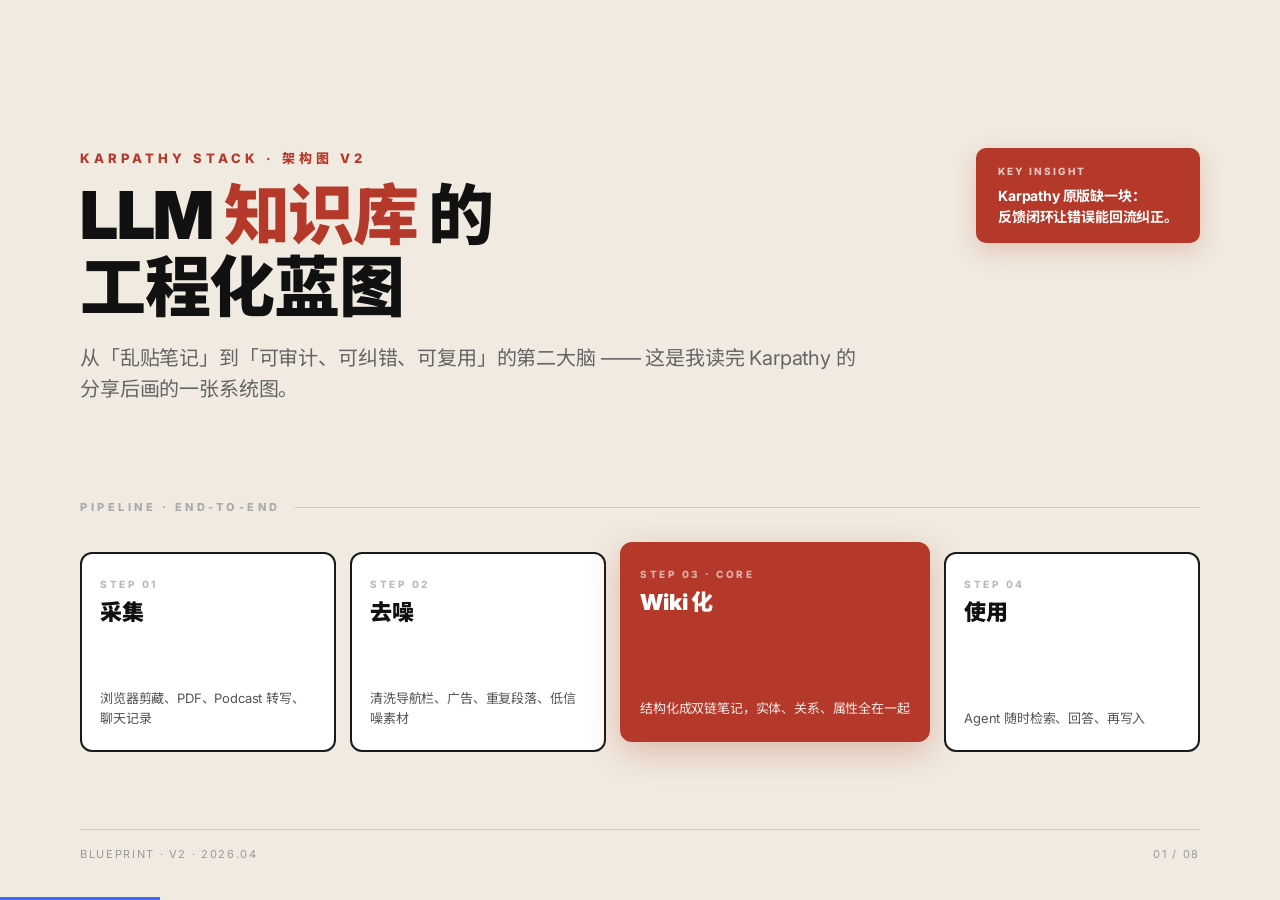
<file: HTML-PPT-SKILL/templates/full-decks/knowledge-arch-blueprint/index.html>
<!DOCTYPE html>
<html lang="zh-CN">
<head>
<meta charset="UTF-8">
<meta name="viewport" content="width=device-width, initial-scale=1">
<title>Knowledge Arch Blueprint</title>
<link rel="stylesheet" href="../../../assets/fonts.css">
<link rel="stylesheet" href="../../../assets/base.css">
<link rel="stylesheet" href="style.css">
</head>
<body class="tpl-knowledge-arch-blueprint">
<div class="deck">

  <!-- 1. COVER -->
  <section class="slide is-active">
    <div class="kb-grid-bg"></div>
    <div style="display:flex;justify-content:space-between;align-items:flex-start;gap:40px;margin-bottom:44px">
      <div>
        <div class="kb-kicker">Karpathy Stack · 架构图 v2</div>
        <h1 class="kb-h1">LLM <span class="rust">知识库</span> 的<br>工程化蓝图</h1>
        <p class="kb-sub">从「乱贴笔记」到「可审计、可纠错、可复用」的第二大脑 —— 这是我读完 Karpathy 的分享后画的一张系统图。</p>
      </div>
      <div class="kb-insight"><span class="kk">KEY INSIGHT</span>Karpathy 原版缺一块：<br>反馈闭环让错误能回流纠正。</div>
    </div>
    <div class="kb-section-label">Pipeline · End-to-end</div>
    <div class="kb-pipeline">
      <div class="kb-step"><div class="kb-step-num">STEP 01</div><div class="kb-step-title">采集</div><div class="kb-step-body">浏览器剪藏、PDF、Podcast 转写、聊天记录</div></div>
      <div class="kb-step"><div class="kb-step-num">STEP 02</div><div class="kb-step-title">去噪</div><div class="kb-step-body">清洗导航栏、广告、重复段落、低信噪素材</div></div>
      <div class="kb-step hero"><div class="kb-step-num">STEP 03 · CORE</div><div class="kb-step-title">Wiki 化</div><div class="kb-step-body">结构化成双链笔记，实体、关系、属性全在一起</div></div>
      <div class="kb-step"><div class="kb-step-num">STEP 04</div><div class="kb-step-title">使用</div><div class="kb-step-body">Agent 随时检索、回答、再写入</div></div>
    </div>
    <div class="kb-footer"><span>Blueprint · v2 · 2026.04</span><span>01 / 08</span></div>
  </section>

  <!-- 2. SECTION DIVIDER -->
  <section class="slide">
    <div class="kb-grid-bg"></div>
    <div style="margin:auto 0">
      <div class="kb-kicker">Chapter One</div>
      <h1 class="kb-h1" style="font-size:120px">为什么 <span class="rust">笔记</span><br>不够用了</h1>
      <p class="kb-sub" style="font-size:24px;margin-top:20px">当你的知识量超过记忆容量，<br>你需要的不是更多文件，而是一张<b>可导航的图</b>。</p>
    </div>
    <div class="kb-footer"><span>Section · Chapter 1</span><span>02 / 08</span></div>
  </section>

  <!-- 3. CONTENT 2-col -->
  <section class="slide">
    <div class="kb-grid-bg"></div>
    <div class="kb-kicker">Problem · Solution</div>
    <h1 class="kb-h1" style="font-size:48px">原版 vs <span class="rust">升级版</span></h1>
    <div class="kb-grid-2">
      <div class="kb-card">
        <div class="kb-kicker" style="color:#888">原版 Karpathy</div>
        <h4>一次性写入</h4>
        <p>采集 → 转写 → 存档，错了就错了。没有回路，没有修正机制，笔记越多越混乱。</p>
      </div>
      <div class="kb-card" style="background:var(--kb-rust-soft);border-color:var(--kb-rust)">
        <div class="kb-kicker">升级 v2</div>
        <h4>反馈闭环</h4>
        <p>AI 使用知识库时记录每次 miss / 幻觉 / 过期事实，自动回灌到源文件，让笔记会自我修正。</p>
      </div>
    </div>
    <div class="kb-legend">
      <div class="d"><span class="b"></span>普通节点</div>
      <div class="d"><span class="b rust"></span>核心节点 · 反馈回路入口</div>
      <div class="d">—— 数据流 &nbsp;&nbsp; ┈┈ 反馈回路</div>
    </div>
    <div class="kb-footer"><span>Content · Compare</span><span>03 / 08</span></div>
  </section>

  <!-- 4. CODE -->
  <section class="slide">
    <div class="kb-grid-bg"></div>
    <div class="kb-kicker">Implementation · Skill Manifest</div>
    <h1 class="kb-h1" style="font-size:48px">反馈回路 <span class="rust">怎么实现</span></h1>
    <p class="kb-sub">一个 100 行的 Agent Skill，把「AI 用得顺不顺」回写成 vault 的一条条修订记录。</p>
    <pre class="kb-codebox"><span class="cm"># skills/wiki-feedback/SKILL.md</span>
<span class="kw">name</span>: wiki-feedback
<span class="kw">trigger</span>: <span class="st">"after every retrieval"</span>

<span class="kw">on_hit</span>:     record(<span class="st">query, path, used=true</span>)
<span class="kw">on_miss</span>:    record(<span class="st">query, reason=</span><span class="hl">"not-in-vault"</span>)
<span class="kw">on_wrong</span>:   record(<span class="st">query, correction, path</span>)

<span class="kw">nightly</span>:
  - <span class="st">aggregate misses → suggest new notes</span>
  - <span class="st">aggregate wrongs → diff-patch old notes</span>
  - <span class="st">commit to git, open PR for human review</span></pre>
    <div class="kb-footer"><span>Content · Code</span><span>04 / 08</span></div>
  </section>

  <!-- 5. DIAGRAM - SVG feedback loop -->
  <section class="slide">
    <div class="kb-grid-bg"></div>
    <div class="kb-kicker">System Diagram</div>
    <h1 class="kb-h1" style="font-size:44px">反馈回路全貌</h1>
    <svg viewBox="0 0 1200 520" style="width:100%;max-width:1200px;margin-top:20px" xmlns="http://www.w3.org/2000/svg">
      <defs>
        <marker id="arrow" viewBox="0 0 10 10" refX="9" refY="5" markerWidth="7" markerHeight="7" orient="auto">
          <path d="M0,0 L10,5 L0,10 z" fill="#1a1a1a"/>
        </marker>
        <marker id="arrow-r" viewBox="0 0 10 10" refX="9" refY="5" markerWidth="7" markerHeight="7" orient="auto">
          <path d="M0,0 L10,5 L0,10 z" fill="#B5392A"/>
        </marker>
      </defs>
      <g font-family="Inter, sans-serif" font-size="16" font-weight="700">
        <!-- boxes -->
        <rect x="40" y="180" width="200" height="120" rx="10" fill="#fff" stroke="#1a1a1a" stroke-width="2"/>
        <text x="140" y="220" text-anchor="middle">Sources</text>
        <text x="140" y="250" text-anchor="middle" font-size="12" font-weight="400" fill="#666">web · pdf · chat</text>

        <rect x="300" y="180" width="200" height="120" rx="10" fill="#fff" stroke="#1a1a1a" stroke-width="2"/>
        <text x="400" y="220" text-anchor="middle">Clean + Split</text>
        <text x="400" y="250" text-anchor="middle" font-size="12" font-weight="400" fill="#666">defuddle / chunker</text>

        <rect x="560" y="160" width="220" height="160" rx="10" fill="#B5392A" stroke="#B5392A" stroke-width="2"/>
        <text x="670" y="210" text-anchor="middle" fill="#fff" font-size="20">Vault (Wiki)</text>
        <text x="670" y="240" text-anchor="middle" font-size="12" font-weight="400" fill="rgba(255,255,255,.8)">markdown · links</text>
        <text x="670" y="262" text-anchor="middle" font-size="12" font-weight="400" fill="rgba(255,255,255,.8)">bases · canvas</text>

        <rect x="840" y="180" width="200" height="120" rx="10" fill="#fff" stroke="#1a1a1a" stroke-width="2"/>
        <text x="940" y="220" text-anchor="middle">Agent Use</text>
        <text x="940" y="250" text-anchor="middle" font-size="12" font-weight="400" fill="#666">retrieve / answer</text>

        <!-- forward arrows -->
        <line x1="245" y1="240" x2="295" y2="240" stroke="#1a1a1a" stroke-width="2" marker-end="url(#arrow)"/>
        <line x1="505" y1="240" x2="555" y2="240" stroke="#1a1a1a" stroke-width="2" marker-end="url(#arrow)"/>
        <line x1="785" y1="240" x2="835" y2="240" stroke="#1a1a1a" stroke-width="2" marker-end="url(#arrow)"/>

        <!-- feedback dashed -->
        <path d="M 940 180 Q 940 80, 670 80 Q 400 80, 400 180" fill="none" stroke="#B5392A" stroke-width="2" stroke-dasharray="6 6" marker-end="url(#arrow-r)"/>
        <rect x="580" y="58" width="180" height="30" rx="6" fill="#F0EAE0" stroke="#B5392A" stroke-width="1"/>
        <text x="670" y="78" text-anchor="middle" fill="#B5392A" font-size="12">FEEDBACK · wrong / miss</text>

        <!-- bottom feedback to sources -->
        <path d="M 940 300 Q 940 420, 670 420 Q 140 420, 140 300" fill="none" stroke="#B5392A" stroke-width="2" stroke-dasharray="6 6" marker-end="url(#arrow-r)"/>
        <rect x="560" y="400" width="220" height="30" rx="6" fill="#F0EAE0" stroke="#B5392A" stroke-width="1"/>
        <text x="670" y="420" text-anchor="middle" fill="#B5392A" font-size="12">NIGHTLY · suggest new sources</text>
      </g>
    </svg>
    <div class="kb-footer"><span>Diagram · Feedback Loop</span><span>05 / 08</span></div>
  </section>

  <!-- 6. STATS -->
  <section class="slide">
    <div class="kb-grid-bg"></div>
    <div class="kb-kicker">After 6 Months</div>
    <h1 class="kb-h1" style="font-size:44px">升级版 <span class="rust">跑了半年</span> 的数据</h1>
    <div style="display:grid;grid-template-columns:1.3fr 1fr 1fr;gap:24px;margin-top:28px;align-items:center">
      <div style="text-align:center"><div class="kb-big-num">13</div><p style="font-size:14px;color:#666;margin-top:6px;letter-spacing:.1em;text-transform:uppercase">关键优化项 · 全部落地</p></div>
      <div class="kb-card"><h4 style="color:var(--kb-rust)">-62%</h4><p>幻觉率（相比无反馈回路版本）</p></div>
      <div class="kb-card"><h4 style="color:var(--kb-rust)">+4.1×</h4><p>单次检索命中率</p></div>
    </div>
    <div class="kb-grid-2" style="margin-top:18px">
      <div class="kb-card"><h4>自动修订 227 条</h4><p>其中 189 条被人工批准合并，38 条被拒绝（数据已归档）。</p></div>
      <div class="kb-card"><h4>新增笔记 412 篇</h4><p>从 miss 日志聚类而来，每篇都有来源追溯。</p></div>
    </div>
    <div class="kb-footer"><span>Content · Stats</span><span>06 / 08</span></div>
  </section>

  <!-- 7. CTA -->
  <section class="slide">
    <div class="kb-grid-bg"></div>
    <div class="kb-kicker">Next Step</div>
    <h1 class="kb-h1" style="font-size:60px">开始你的 <span class="rust">Wiki v2</span></h1>
    <p class="kb-sub">不用重写所有笔记。先接一条回路，让 AI 的每次使用都在「改好」你的 vault。</p>
    <div class="kb-pipeline">
      <div class="kb-step"><div class="kb-step-num">TONIGHT</div><div class="kb-step-title">装 Skill</div><div class="kb-step-body">pnpm i -g @lewis/wiki-feedback</div></div>
      <div class="kb-step"><div class="kb-step-num">DAY 2</div><div class="kb-step-title">跑 7 天</div><div class="kb-step-body">观察 miss log 自动累积</div></div>
      <div class="kb-step hero"><div class="kb-step-num">DAY 8 · CORE</div><div class="kb-step-title">第一次审 PR</div><div class="kb-step-body">花 15 分钟 review 自动生成的修订</div></div>
      <div class="kb-step"><div class="kb-step-num">MONTH 1</div><div class="kb-step-title">开始信它</div><div class="kb-step-body">你的 vault 会变成活的</div></div>
    </div>
    <div class="kb-footer"><span>CTA</span><span>07 / 08</span></div>
  </section>

  <!-- 8. THANKS -->
  <section class="slide">
    <div class="kb-grid-bg"></div>
    <div style="margin:auto 0;text-align:center">
      <div class="kb-kicker">END · blueprint v2</div>
      <h1 class="kb-h1" style="font-size:140px;margin-top:24px">谢谢 <span class="rust">·</span> thanks</h1>
      <p class="kb-sub" style="margin:0 auto;font-size:22px">图纸、Skill、笔记模板都在 <b>github.com/lewis/karpathy-wiki-v2</b></p>
    </div>
    <div class="kb-footer"><span>End of deck</span><span>08 / 08</span></div>
  </section>

</div>
<script src="../../../assets/runtime.js"></script>
</body>
</html>
</file>
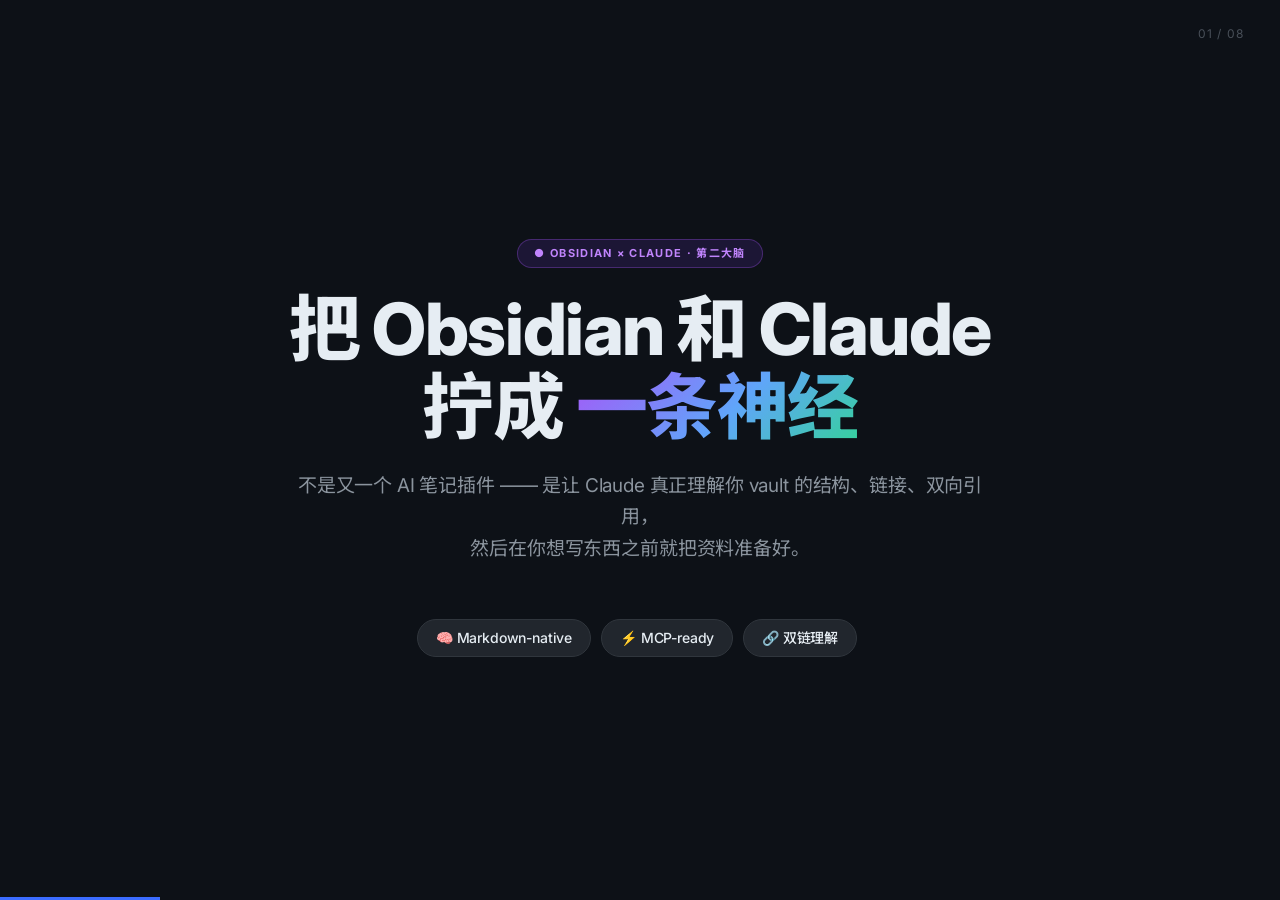
<file: HTML-PPT-SKILL/templates/full-decks/obsidian-claude-gradient/index.html>
<!DOCTYPE html>
<html lang="zh-CN">
<head>
<meta charset="UTF-8">
<meta name="viewport" content="width=device-width, initial-scale=1">
<title>Obsidian × Claude Gradient</title>
<link rel="stylesheet" href="../../../assets/fonts.css">
<link rel="stylesheet" href="../../../assets/base.css">
<link rel="stylesheet" href="style.css">
</head>
<body class="tpl-obsidian-claude-gradient">
<div class="deck">

  <!-- 1. COVER -->
  <section class="slide is-active">
    <div class="oc-cbg"></div>
    <div class="oc-cgrid"></div>
    <div class="oc-snum">01 / 08</div>
    <div class="oc-tag">● OBSIDIAN × CLAUDE · 第二大脑</div>
    <h1 class="oc-h1">把 Obsidian 和 Claude<br>拧成 <span class="oc-g">一条神经</span></h1>
    <p class="oc-sub">不是又一个 AI 笔记插件 —— 是让 Claude 真正理解你 vault 的结构、链接、双向引用，<br>然后在你想写东西之前就把资料准备好。</p>
    <div style="margin-top:32px">
      <span class="oc-pill">🧠 Markdown-native</span>
      <span class="oc-pill">⚡ MCP-ready</span>
      <span class="oc-pill">🔗 双链理解</span>
    </div>
  </section>

  <!-- 2. SECTION -->
  <section class="slide">
    <div class="oc-cbg"></div>
    <div class="oc-cgrid"></div>
    <div class="oc-snum">02 / 08</div>
    <div class="oc-tag">● CHAPTER 01</div>
    <h1 class="oc-h1" style="font-size:110px">Why <span class="oc-g">not</span> Notion?</h1>
    <p class="oc-sub">当你的知识多到会互相引用时，<br>「文件夹」就不够了，「数据库」也不是答案。</p>
  </section>

  <!-- 3. CONTENT — compare cards -->
  <section class="slide">
    <div class="oc-cbg"></div>
    <div class="oc-cgrid"></div>
    <div class="oc-snum">03 / 08</div>
    <div class="oc-tag">● COMPARE</div>
    <h2 class="oc-h2">Notion vs <span class="oc-g">Obsidian</span> · 对 AI 友好度</h2>
    <div class="oc-grid-2">
      <div class="oc-card">
        <span class="oc-badge oc-bb">NOTION</span>
        <h4 style="font-size:20px;margin-bottom:10px">数据库原生</h4>
        <p style="color:var(--oc-dim);font-size:14px;line-height:1.65">适合结构化任务、团队协作，但是——<br>• AI 要走 API，拿不到实时全文<br>• 嵌套块结构复杂，token 成本高<br>• 本地化差，没法当长期记忆</p>
      </div>
      <div class="oc-card" style="border-color:rgba(168,85,247,.35);background:rgba(124,58,237,.05)">
        <span class="oc-badge oc-bp">OBSIDIAN</span>
        <h4 style="font-size:20px;margin-bottom:10px">纯 Markdown + 双链</h4>
        <p style="color:var(--oc-dim);font-size:14px;line-height:1.65">对 AI 天生友好 ——<br>• 所有东西就是文件，Claude 直接读<br>• 双链 = 天然 graph，抽实体几乎零成本<br>• 离线、可 git、可 diff、可回滚</p>
      </div>
    </div>
    <div class="oc-hl" style="margin-top:26px">💡 <b>关键洞察：</b>AI 不需要「更聪明的数据库」，它需要「能被它自己读懂的文件系统」。</div>
  </section>

  <!-- 4. STEPS -->
  <section class="slide">
    <div class="oc-cbg"></div>
    <div class="oc-cgrid"></div>
    <div class="oc-snum">04 / 08</div>
    <div class="oc-tag">● SETUP · 4 STEPS</div>
    <h2 class="oc-h2">从 0 到第一次「AI 写笔记」</h2>
    <div class="oc-steps">
      <div class="oc-step"><div class="oc-sn">1</div><div class="oc-sc"><h4>装 Obsidian + 开 Local REST API 插件</h4><p>社区插件，一个勾就开。它让外部进程能 read/write 你的 vault。</p></div></div>
      <div class="oc-step"><div class="oc-sn">2</div><div class="oc-sc"><h4>接 Claude Desktop + obsidian-mcp server</h4><p>MCP 一个配置文件就能接，token 填 vault 的 api key。</p></div></div>
      <div class="oc-step"><div class="oc-sn">3</div><div class="oc-sc"><h4>装 5 个 obsidian-skills</h4><p>markdown / bases / canvas / cli / defuddle —— 让 Claude 知道怎么正确使用 Obsidian。</p></div></div>
      <div class="oc-step"><div class="oc-sn">4</div><div class="oc-sc"><h4>让 Claude 自己整理一次</h4><p>「帮我把最近 10 篇笔记里的重复概念合并，生成一张新的 MOC」—— 90 秒出结果。</p></div></div>
    </div>
  </section>

  <!-- 5. CODE -->
  <section class="slide">
    <div class="oc-cbg"></div>
    <div class="oc-cgrid"></div>
    <div class="oc-snum">05 / 08</div>
    <div class="oc-tag">● MCP CONFIG</div>
    <h2 class="oc-h2">claude_desktop_config.json</h2>
    <pre class="oc-code"><span class="cm">// ~/Library/Application Support/Claude/claude_desktop_config.json</span>
{
  <span class="cc">"mcpServers"</span>: {
    <span class="cc">"obsidian"</span>: {
      <span class="cc">"command"</span>: <span class="cs">"npx"</span>,
      <span class="cc">"args"</span>: [<span class="cs">"-y"</span>, <span class="cs">"@modelcontextprotocol/server-obsidian"</span>],
      <span class="cc">"env"</span>: {
        <span class="cc">"OBSIDIAN_API_KEY"</span>: <span class="cs">"xxxxxxxxxxxxxxxx"</span>,
        <span class="cc">"OBSIDIAN_HOST"</span>: <span class="cs">"http://127.0.0.1:27123"</span>
      }
    }
  }
}</pre>
    <p class="oc-sub" style="margin-top:18px">重启 Claude Desktop，输入 <b style="color:var(--oc-accent3)">/mcp</b>，你会看到 obsidian 已连。</p>
  </section>

  <!-- 6. STATS -->
  <section class="slide">
    <div class="oc-cbg"></div>
    <div class="oc-cgrid"></div>
    <div class="oc-snum">06 / 08</div>
    <div class="oc-tag">● 3 MONTHS IN</div>
    <h2 class="oc-h2">跑了 90 天，我的 <span class="oc-g">vault 数据</span></h2>
    <div class="oc-grid-3" style="margin-top:28px">
      <div class="oc-card" style="text-align:center"><div class="oc-big oc-g" style="font-size:80px">1,842</div><p style="color:var(--oc-dim);margin-top:8px;font-size:13px">notes in vault</p></div>
      <div class="oc-card" style="text-align:center"><div class="oc-big oc-g" style="font-size:80px">6.3k</div><p style="color:var(--oc-dim);margin-top:8px;font-size:13px">backlinks (由 AI 自动补)</p></div>
      <div class="oc-card" style="text-align:center"><div class="oc-big oc-g" style="font-size:80px">-74%</div><p style="color:var(--oc-dim);margin-top:8px;font-size:13px">找资料平均耗时</p></div>
    </div>
    <div class="oc-hl" style="margin-top:26px">最大收益不是「AI 帮我写」，而是「AI 帮我把旧笔记重新连起来」—— 每周 30 分钟，vault 就会主动生长。</div>
  </section>

  <!-- 7. QUOTE / CTA -->
  <section class="slide">
    <div class="oc-cbg"></div>
    <div class="oc-cgrid"></div>
    <div class="oc-snum">07 / 08</div>
    <div class="oc-tag">● CTA · 今晚可以做</div>
    <div class="oc-quote">
      <blockquote>不要再找「AI 笔记应用」了。<br>你要的是一个 <span class="oc-g">文件夹 + 一条神经</span>。</blockquote>
      <div class="attr">— 我自己，用了 90 天后</div>
    </div>
    <div style="margin-top:36px">
      <span class="oc-pill">⬇ obsidian.md</span>
      <span class="oc-pill">⬇ Claude Desktop</span>
      <span class="oc-pill">⬇ obsidian-mcp</span>
      <span class="oc-pill">⬇ obsidian-skills × 5</span>
    </div>
  </section>

  <!-- 8. THANKS -->
  <section class="slide">
    <div class="oc-cbg"></div>
    <div class="oc-cgrid"></div>
    <div class="oc-snum">08 / 08</div>
    <div class="oc-big oc-g">Thanks.</div>
    <p class="oc-sub" style="margin-top:26px">配置模板、skill manifest、我的 vault 结构图都在 <b style="color:var(--oc-accent3)">github.com/lewis/obsidian-claude</b></p>
  </section>

</div>
<script src="../../../assets/runtime.js"></script>
</body>
</html>
</file>
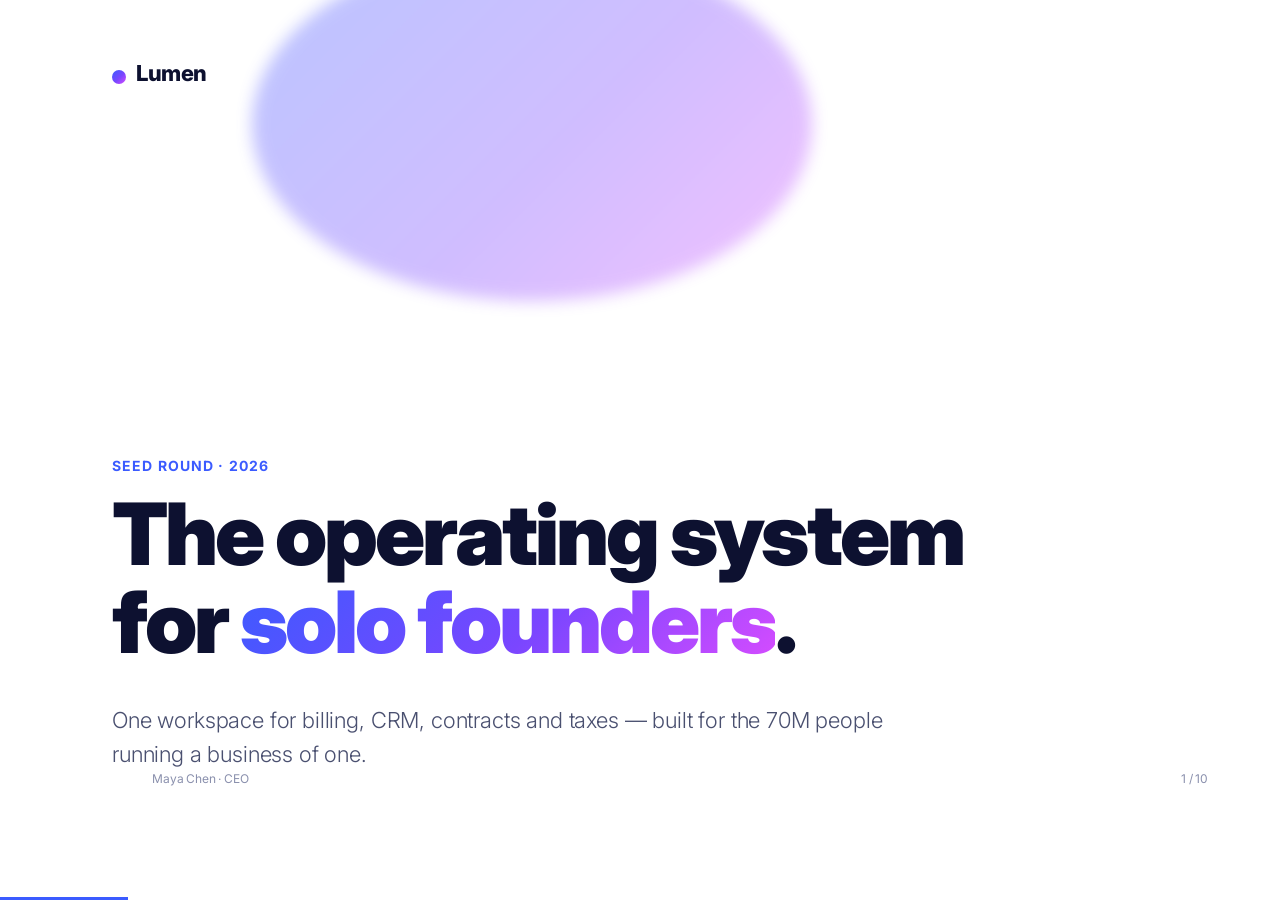
<file: HTML-PPT-SKILL/templates/full-decks/pitch-deck/index.html>
<!DOCTYPE html>
<html lang="en">
<head>
<meta charset="utf-8"><meta name="viewport" content="width=device-width,initial-scale=1">
<title>Lumen · Pitch Deck</title>
<link rel="stylesheet" href="../../../assets/fonts.css">
<link rel="stylesheet" href="../../../assets/base.css">
<link rel="stylesheet" href="../../../assets/animations/animations.css">
<link rel="stylesheet" href="style.css">
</head>
<body class="tpl-pitch-deck">
<div class="deck">

  <!-- 1. Cover -->
  <section class="slide" data-title="Cover">
    <div class="cover-bg"></div>
    <div class="cover-blob"></div>
    <div style="position:absolute;top:56px;left:112px"><span class="brand-dot"></span><span class="brand">Lumen</span></div>
    <p class="kicker">Seed round · 2026</p>
    <h1 class="h1 anim-fade-up" data-anim="fade-up">The operating system<br>for <span class="gradient-text">solo founders</span>.</h1>
    <p class="lede mt-m">One workspace for billing, CRM, contracts and taxes — built for the 70M people running a business of one.</p>
    <div class="deck-footer"><span>Maya Chen · CEO</span><span class="slide-number" data-current="1" data-total="10"></span></div>
  </section>

  <!-- 2. Problem -->
  <section class="slide" data-title="Problem">
    <span class="section-num">01</span>
    <p class="num-tag">PROBLEM</p>
    <h2 class="h2 mt-s">Solo founders duct-tape<br>7+ tools to stay alive.</h2>
    <div class="grid g3 mt-l">
      <div class="card"><h4>Fragmentation</h4><p class="dim">Stripe, QuickBooks, HubSpot, DocuSign, Notion, Gusto, a spreadsheet. Nothing talks.</p></div>
      <div class="card"><h4>$480/mo wasted</h4><p class="dim">Average solo founder pays for 9 SaaS seats they only half-use.</p></div>
      <div class="card"><h4>14 hrs / week lost</h4><p class="dim">Copy-pasting between tools instead of selling.</p></div>
    </div>
  </section>

  <!-- 3. Solution -->
  <section class="slide" data-title="Solution">
    <span class="section-num">02</span>
    <p class="num-tag">SOLUTION</p>
    <h2 class="h2 mt-s">Lumen is <span class="gradient-text">one spine</span><br>for the business of one.</h2>
    <p class="lede mt-m">Invoice a client → the payment lands → the tax is reserved → the contract is filed → your dashboard updates. In one app. Without plumbing.</p>
    <div class="row mt-l">
      <span class="pill pill-accent">Billing</span>
      <span class="pill pill-accent">CRM</span>
      <span class="pill pill-accent">Contracts</span>
      <span class="pill pill-accent">Taxes</span>
      <span class="pill pill-accent">Banking</span>
    </div>
  </section>

  <!-- 4. Product -->
  <section class="slide" data-title="Product">
    <span class="section-num">03</span>
    <p class="num-tag">PRODUCT</p>
    <h2 class="h2 mt-s">Built around "jobs to be done".</h2>
    <div class="grid g2 mt-l">
      <div class="card card-hover"><h4>Get paid</h4><p class="dim">Invoices, subscriptions and Stripe/Wise payouts with a single click. ACH, card, wire, crypto.</p></div>
      <div class="card card-hover"><h4>Stay legal</h4><p class="dim">E-sign contracts from templates. Auto-file 1099s and quarterly estimates.</p></div>
      <div class="card card-hover"><h4>Sell smarter</h4><p class="dim">Lead inbox, pipeline, email sequences. No separate CRM.</p></div>
      <div class="card card-hover"><h4>See the business</h4><p class="dim">Live P&amp;L, runway, top customers, churn. One dashboard, zero spreadsheets.</p></div>
    </div>
  </section>

  <!-- 5. Market -->
  <section class="slide" data-title="Market">
    <span class="section-num">04</span>
    <p class="num-tag">MARKET</p>
    <h2 class="h2 mt-s">A very big small business.</h2>
    <div class="grid g3 mt-l">
      <div class="metric"><div class="n">73M</div><div class="l">solo businesses in the US + EU</div></div>
      <div class="metric"><div class="n">$186B</div><div class="l">TAM · horizontal SaaS spend</div></div>
      <div class="metric"><div class="n">9.4%</div><div class="l">CAGR through 2030</div></div>
    </div>
    <p class="lede mt-l">Creators, consultants, indie devs, coaches, freelancers — the fastest-growing segment of the workforce, and the most under-served by tooling.</p>
  </section>

  <!-- 6. Business model -->
  <section class="slide" data-title="Business Model">
    <span class="section-num">05</span>
    <p class="num-tag">BUSINESS MODEL</p>
    <h2 class="h2 mt-s">Flat SaaS + payment rake.</h2>
    <div class="grid g3 mt-l">
      <div class="card"><h4>Starter</h4><div class="metric mt-s"><div class="n" style="font-size:56px">$29</div><div class="l">/ month · core billing + CRM</div></div></div>
      <div class="card card-accent"><h4>Pro</h4><div class="metric mt-s"><div class="n" style="font-size:56px">$79</div><div class="l">/ month · contracts, taxes, banking</div></div></div>
      <div class="card"><h4>+ Payments</h4><div class="metric mt-s"><div class="n" style="font-size:56px">0.4%</div><div class="l">interchange rake on processed volume</div></div></div>
    </div>
    <p class="dim mt-l">Blended LTV $1,920 · CAC payback 5 months at current funnel.</p>
  </section>

  <!-- 7. Traction -->
  <section class="slide" data-title="Traction">
    <span class="section-num">06</span>
    <p class="num-tag">TRACTION</p>
    <h2 class="h2 mt-s">6 months, growing 38% MoM.</h2>
    <div class="traction-bar mt-l">
      <div class="bar" style="height:18%"><em>$6k</em><span>Oct</span></div>
      <div class="bar" style="height:30%"><em>$11k</em><span>Nov</span></div>
      <div class="bar" style="height:44%"><em>$17k</em><span>Dec</span></div>
      <div class="bar" style="height:62%"><em>$26k</em><span>Jan</span></div>
      <div class="bar" style="height:82%"><em>$38k</em><span>Feb</span></div>
      <div class="bar" style="height:100%"><em>$54k</em><span>Mar</span></div>
    </div>
    <p class="dim mt-l" style="margin-top:48px">2,140 paying customers · NPS 72 · Net retention 118%</p>
  </section>

  <!-- 8. Team -->
  <section class="slide" data-title="Team">
    <span class="section-num">07</span>
    <p class="num-tag">TEAM</p>
    <h2 class="h2 mt-s">Shipped at scale before.</h2>
    <div class="grid g3 mt-l">
      <div class="card team-card"><div class="avatar">MC</div><h4>Maya Chen</h4><p class="dim">CEO · ex-Stripe billing lead. 8 yrs in payments.</p></div>
      <div class="card team-card"><div class="avatar">RP</div><h4>Raj Patel</h4><p class="dim">CTO · ex-Linear. Built multiplayer sync at 10M users.</p></div>
      <div class="card team-card"><div class="avatar">EK</div><h4>Elena Kim</h4><p class="dim">Head of Design · ex-Notion. Shipped the mobile relaunch.</p></div>
    </div>
  </section>

  <!-- 9. Ask -->
  <section class="slide" data-title="The Ask">
    <p class="num-tag">THE ASK</p>
    <div class="ask-box mt-m">
      <h2 class="h2">Raising $4.5M seed.</h2>
      <p class="lede" style="color:rgba(255,255,255,.9);max-width:60ch">18 months of runway to reach $3M ARR. 40% engineering, 35% growth, 15% compliance/banking licenses, 10% runway buffer.</p>
      <div class="row mt-l" style="gap:40px">
        <div><div style="font-size:44px;font-weight:900">$4.5M</div><div class="dim">SAFE · post-money cap $28M</div></div>
        <div><div style="font-size:44px;font-weight:900">18 mo</div><div class="dim">runway to Series A</div></div>
        <div><div style="font-size:44px;font-weight:900">$3M</div><div class="dim">ARR target by close</div></div>
      </div>
    </div>
  </section>

  <!-- 10. Thanks -->
  <section class="slide center tc" data-title="Thanks">
    <div class="cover-bg"></div>
    <div>
      <div class="mega">Thanks.</div>
      <p class="mega-sub">maya@lumen.app · lumen.app/investors</p>
      <div class="row mt-l" style="justify-content:center;gap:24px">
        <span class="pill pill-accent">Let's talk</span>
        <span class="pill">Deck v4.2 · Apr 2026</span>
      </div>
    </div>
  </section>

</div>
<script src="../../../assets/runtime.js"></script>
</body></html>
</file>
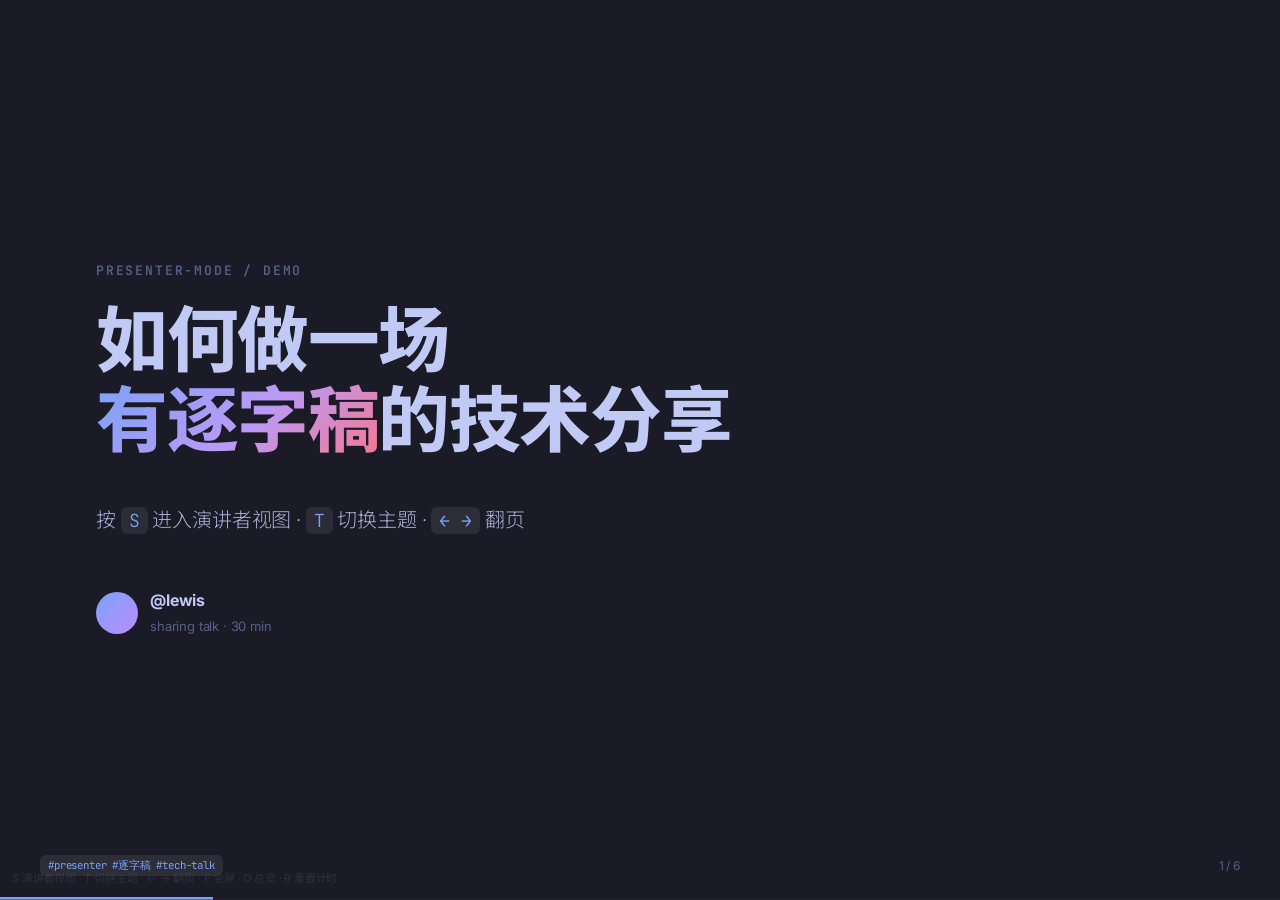
<file: HTML-PPT-SKILL/templates/full-decks/presenter-mode-reveal/index.html>
<!DOCTYPE html>
<html lang="zh-CN" data-themes="tokyo-night,dracula,catppuccin-mocha,nord,corporate-clean">
<head>
<meta charset="utf-8">
<meta name="viewport" content="width=device-width,initial-scale=1">
<title>演讲者模式示例 · Presenter Mode Deck</title>
<link rel="stylesheet" href="../../../assets/fonts.css">
<link rel="stylesheet" href="../../../assets/base.css">
<link rel="stylesheet" id="theme-link" href="../../../assets/themes/tokyo-night.css">
<link rel="stylesheet" href="../../../assets/animations/animations.css">
<link rel="stylesheet" href="style.css">
</head>
<body class="tpl-presenter-mode-reveal">
<div class="deck">

  <!-- ============ 1. COVER ============ -->
  <section class="slide" data-title="Cover">
    <p class="kicker">presenter-mode / demo</p>
    <h1 class="h1 anim-fade-up" data-anim="fade-up">如何做一场<br><span style="background:var(--grad);-webkit-background-clip:text;background-clip:text;color:transparent">有逐字稿</span>的技术分享</h1>
    <p class="lede mt-m">按 <span class="mono">S</span> 进入演讲者视图 · <span class="mono">T</span> 切换主题 · <span class="mono">← →</span> 翻页</p>
    <div class="speaker">
      <div class="av"></div>
      <div><b>@lewis</b><span>sharing talk · 30 min</span></div>
    </div>
    <div class="deck-footer">
      <span class="mono">#presenter #逐字稿 #tech-talk</span>
      <span class="slide-number" data-current="1" data-total="6"></span>
    </div>
    <aside class="notes">
      <p>大家好，欢迎来到今天的技术分享。我是 lewis，今天想跟大家聊一个很多人忽略但其实非常影响演讲效果的话题——<strong>如何让一场技术分享既有深度，又讲得不卡壳</strong>。</p>
      <p>在正式开始之前，先跟大家介绍一下这份 deck 本身：这是一个支持<em>演讲者模式</em>的 HTML 幻灯片模板。现在你们看到的是观众视图，但我自己的屏幕上看到的是完全不一样的东西——当前页、下一页、完整逐字稿、计时器，全在一块屏幕上。</p>
      <p>为什么我要专门做这个？因为我发现自己做技术分享时最大的痛点不是 PPT 不够好看，而是<strong>讲到某一页突然不知道该说什么，或者忘了过渡怎么接</strong>。今天这份分享既是内容本身，也是个演示——我会一直开着演讲者模式讲，你们可以观察我讲得有多流畅。</p>
      <p>今天分享大概 30 分钟，分 5 个部分。有问题随时打断。Let's go.</p>
    </aside>
  </section>

  <!-- ============ 2. AGENDA ============ -->
  <section class="slide" data-title="Agenda">
    <p class="kicker">agenda</p>
    <h2 class="h2">今天要讲的 5 件事</h2>
    <div class="stack mt-l">
      <div class="agenda-row"><span class="num">01</span><span class="t">为什么 PPT 本身做得好还不够</span><span class="d">~5min</span></div>
      <div class="agenda-row"><span class="num">02</span><span class="t">演讲者模式到底该有哪些信息</span><span class="d">~6min</span></div>
      <div class="agenda-row"><span class="num">03</span><span class="t">逐字稿怎么写才不像念稿</span><span class="d">~8min</span></div>
      <div class="agenda-row"><span class="num">04</span><span class="t">Live demo · html-ppt skill 怎么用</span><span class="d">~8min</span></div>
      <div class="agenda-row"><span class="num">05</span><span class="t">Takeaways + Q&amp;A</span><span class="d">~3min</span></div>
    </div>
    <aside class="notes">
      <p>先过一下今天的议程。</p>
      <p>第一部分我想先说服你们<strong>"PPT 做得漂亮≠讲得好"</strong>。我见过太多很精致的 deck，但讲的人一上去就开始 "嗯…这个…就是…"。</p>
      <p>第二部分聊演讲者视图。业界的产品其实差别蛮大的，Keynote、PowerPoint、reveal.js 都有各自的方案，但真正好用的设计逻辑是什么，我会给出我的答案。</p>
      <p>第三部分是今天的<em>核心</em>——逐字稿。很多人以为逐字稿就是把要说的话一字不差写下来，错。逐字稿的目的是让你<strong>"看一眼就接得上"</strong>，写法完全不一样。</p>
      <p>第四部分会现场 demo 我自己用的 html-ppt skill，展示如何 30 分钟出一份带逐字稿的 deck。</p>
      <p>最后收尾 + 答疑。</p>
      <p>OK，进入第一部分。</p>
    </aside>
  </section>

  <!-- ============ 3. PROBLEM ============ -->
  <section class="slide" data-title="Problem">
    <p class="kicker">// part 01 · problem</p>
    <h2 class="h2">做 PPT 和讲 PPT，<br>是<span class="accent">两件事</span>。</h2>
    <div class="grid g3 mt-l">
      <div class="card card-accent">
        <h4>✅ PPT 做得好</h4>
        <p class="dim">主题统一、排版干净、图表清晰、动效克制。这些是"静态作品"的质量。</p>
      </div>
      <div class="card card-accent">
        <h4>❌ 讲得好</h4>
        <p class="dim">逻辑连贯、语速稳定、不 "嗯啊"、能接住问题、能当场调整节奏。</p>
      </div>
      <div class="card card-accent">
        <h4>💡 差别在哪</h4>
        <p class="dim">前者是<strong>纸上功夫</strong>，后者需要你<strong>"看一眼幻灯片就知道下句话说什么"</strong>。</p>
      </div>
    </div>
    <aside class="notes">
      <p>我先抛一个可能有争议的观点——<strong>做 PPT 和讲 PPT 是两件完全不同的事</strong>。</p>
      <p>大家看左边这张卡片，"PPT 做得好" 意味着什么？主题统一、排版干净、图表清晰、动效克制——这些都是<em>静态作品</em>的质量标准，可以离线评判。</p>
      <p>但中间这张卡片就不一样了："讲得好" 意味着逻辑连贯、语速稳定、不卡壳、能接住提问、能根据现场反应调整节奏——这些是<strong>临场能力</strong>，跟 PPT 好不好看基本没关系。</p>
      <p>最关键的是右边这句话——讲得好的人，本质上是"<strong>看一眼幻灯片就知道下句话说什么</strong>"。这个能力靠什么？不是背稿，也不是即兴发挥，而是靠<em>合理设计的提词器系统</em>。</p>
      <p>今天接下来 25 分钟，我就是围绕这个核心问题展开的。</p>
    </aside>
  </section>

  <!-- ============ 4. SOLUTION ============ -->
  <section class="slide" data-title="Presenter View">
    <p class="kicker">// part 02 · presenter view</p>
    <h2 class="h2">演讲者视图应该有<span class="accent">四块信息</span></h2>
    <div class="grid g2 mt-l">
      <div>
        <div class="feature-row"><span class="num blue">①</span><div><b>当前页大图</b><p class="dim">占视图一半以上，保证你能扫一眼就知道观众现在看到什么。</p></div></div>
        <div class="feature-row"><span class="num green">②</span><div><b>下一页预览</b><p class="dim">帮你提前准备过渡句，避免"下一页我忘了讲什么了"。</p></div></div>
      </div>
      <div>
        <div class="feature-row"><span class="num orange">③</span><div><b>逐字稿区域</b><p class="dim">大字号、高对比度、支持滚动，这才是演讲者真正在看的东西。</p></div></div>
        <div class="feature-row"><span class="num purple">④</span><div><b>计时器 + 页码</b><p class="dim">知道自己讲了多久、还剩几页，节奏全凭这个。</p></div></div>
      </div>
    </div>
    <aside class="notes">
      <p>演讲者模式应该给你四块信息。我按重要性排序。</p>
      <p>第一块，<strong>当前页大图</strong>。这个必须占据视图一半以上空间，因为它是你跟观众的"同步锚"——观众看到什么，你脑子里也得是什么。</p>
      <p>第二块，<strong>下一页预览</strong>。这个很多人不理解为什么要放，我解释一下：演讲最卡的瞬间不是讲某一页，而是<em>翻到下一页的那 2 秒</em>。如果你提前看到下一页长什么样，过渡句自然就有了。</p>
      <p>第三块，<strong>逐字稿区域</strong>——这是今天的重点，下一部分我会专门讲。这里先说一个硬性要求：字号必须大、对比度必须高、必须能滚动。因为你讲的时候<em>只有余光瞄一下</em>，字小了根本来不及读。</p>
      <p>第四块，<strong>计时器和页码</strong>。知道自己讲了多久、还剩几页——节奏感全靠它。Keynote 做得最好，reveal.js 默认不够清楚。</p>
      <p>这四块缺一不可。今天这个 deck 我把这四块都做出来了，按 S 大家可以试试。</p>
    </aside>
  </section>

  <!-- ============ 5. SCRIPT ============ -->
  <section class="slide" data-title="Script">
    <p class="kicker">// part 03 · script</p>
    <h2 class="h2">逐字稿的<span class="accent">3 条铁律</span></h2>
    <div class="stack mt-l">
      <div class="rule-row">
        <span class="num red">01</span>
        <div>
          <b>不是一字不差的讲稿，是<span class="accent">"提示信号"</span></b>
          <p class="dim">把要讲的核心点加粗，把过渡句单独成段，把数据和名字列清楚——<em>让你看一眼就接得上</em>。</p>
        </div>
      </div>
      <div class="rule-row">
        <span class="num red">02</span>
        <div>
          <b>每页 <span class="accent">150–300 字</span>，不多不少</b>
          <p class="dim">少于 150 字提示不够，多于 300 字你没时间读。按 2–3 分钟/页的节奏控制。</p>
        </div>
      </div>
      <div class="rule-row">
        <span class="num red">03</span>
        <div>
          <b>用<span class="accent">口语</span>写，不用书面语</b>
          <p class="dim">"因此" → "所以"；"该方案" → "这个方案"。写的时候读一遍，听起来像说话才对。</p>
        </div>
      </div>
    </div>
    <aside class="notes">
      <p>进入最核心的一部分——逐字稿怎么写。我总结了 3 条铁律。</p>
      <p><strong>第一条，逐字稿不是讲稿</strong>。很多人一听"逐字稿"就以为要把每句话一字不差写下来。错。如果你照着稿念，观众会立刻看出来，信任感瞬间崩塌。</p>
      <p>逐字稿的真实作用是<em>"提示信号"</em>——把核心要点加粗，把过渡句单独成段，把数据和专有名词列清楚。这样你讲的时候<strong>瞄一眼就能接得上</strong>，但说出来的还是你自己的话。</p>
      <p><strong>第二条，每页控制在 150 到 300 字</strong>。这个是我做了十几场分享摸出来的经验值。少于 150 字提示不够，讲到一半卡住；多于 300 字你根本来不及扫完。按一页讲 2 到 3 分钟算，这个字数刚好。</p>
      <p><strong>第三条，用口语写</strong>。这条最多人栽跟头。你写"因此"，讲出来会变成"所以"；你写"该方案"，讲出来会变成"这个方案"。<em>写的时候读一遍</em>，不拗口才对。</p>
      <p>这三条配合起来，你会发现讲 PPT 突然变成了一件很舒服的事。</p>
    </aside>
  </section>

  <!-- ============ 6. DEMO + CLOSING ============ -->
  <section class="slide" data-title="Demo & Close">
    <p class="kicker">// part 04-05 · demo + close</p>
    <h2 class="h2">现在<span class="accent">你也能做到</span></h2>
    <div class="code-block mt-m">
<span class="comment"># 安装 html-ppt skill</span>
<span class="cmd">npx</span> skills add <span class="flag">https://github.com/lewislulu/html-ppt-skill</span>

<span class="comment"># 复制演讲者模式模板</span>
<span class="cmd">cp -r</span> templates/full-decks/presenter-mode-reveal examples/my-talk
<span class="cmd">open</span> examples/my-talk/index.html

<span class="comment"># 键盘操作</span>
<span class="flag">S</span>  <span class="comment">→ 进入演讲者视图</span>
<span class="flag">T</span>  <span class="comment">→ 切换主题（5 种预设）</span>
<span class="flag">← →</span> <span class="comment">→ 翻页</span>
<span class="flag">R</span>  <span class="comment">→ 重置计时器</span>
    </div>
    <p class="lede mt-m tc">关键是：<strong>每一页 &lt;aside class="notes"&gt; 里写 150–300 字逐字稿</strong>。</p>
    <div class="deck-footer">
      <span class="mono">#thanks · Q&amp;A</span>
      <span class="slide-number" data-current="6" data-total="6"></span>
    </div>
    <aside class="notes">
      <p>最后我演示一下这个 skill 怎么用，给大家省点时间自己摸索。</p>
      <p>第一步，装 html-ppt skill，一行命令。第二步，把我这个 <code>presenter-mode-reveal</code> 模板复制到你自己的 examples 目录。第三步，打开 html，按 S。</p>
      <p>键盘操作我列在这里了。<strong>S 进入演讲者视图、T 切换主题、左右键翻页、R 重置计时器</strong>。主题默认带 5 个——tokyo-night、dracula、catppuccin-mocha、nord、corporate-clean——基本覆盖了深色技术分享、浅色商务汇报两种常见场景。</p>
      <p>最关键的一步——<em>每一页底部的 <code>&lt;aside class="notes"&gt;</code> 里，老老实实写 150 到 300 字的逐字稿</em>。这是整个方法论的交付物。AI 可以帮你写初稿，但你一定要自己过一遍，读出来听听是不是你会说的话。</p>
      <p>好，我今天就讲到这里。如果你做下一场分享的时候想起了这个"演讲者视图 + 逐字稿"的组合，并且觉得讲得比以前顺——那就是我最大的收获。谢谢大家，有问题现在开始。</p>
    </aside>
  </section>

</div>

<div style="position:fixed;bottom:12px;left:12px;font-size:11px;color:#484f5866;z-index:100;pointer-events:none">
  S 演讲者视图 · T 切换主题 · ← → 翻页 · F 全屏 · O 总览 · R 重置计时
</div>

<script src="../../../assets/runtime.js"></script>
</body>
</html>
</file>
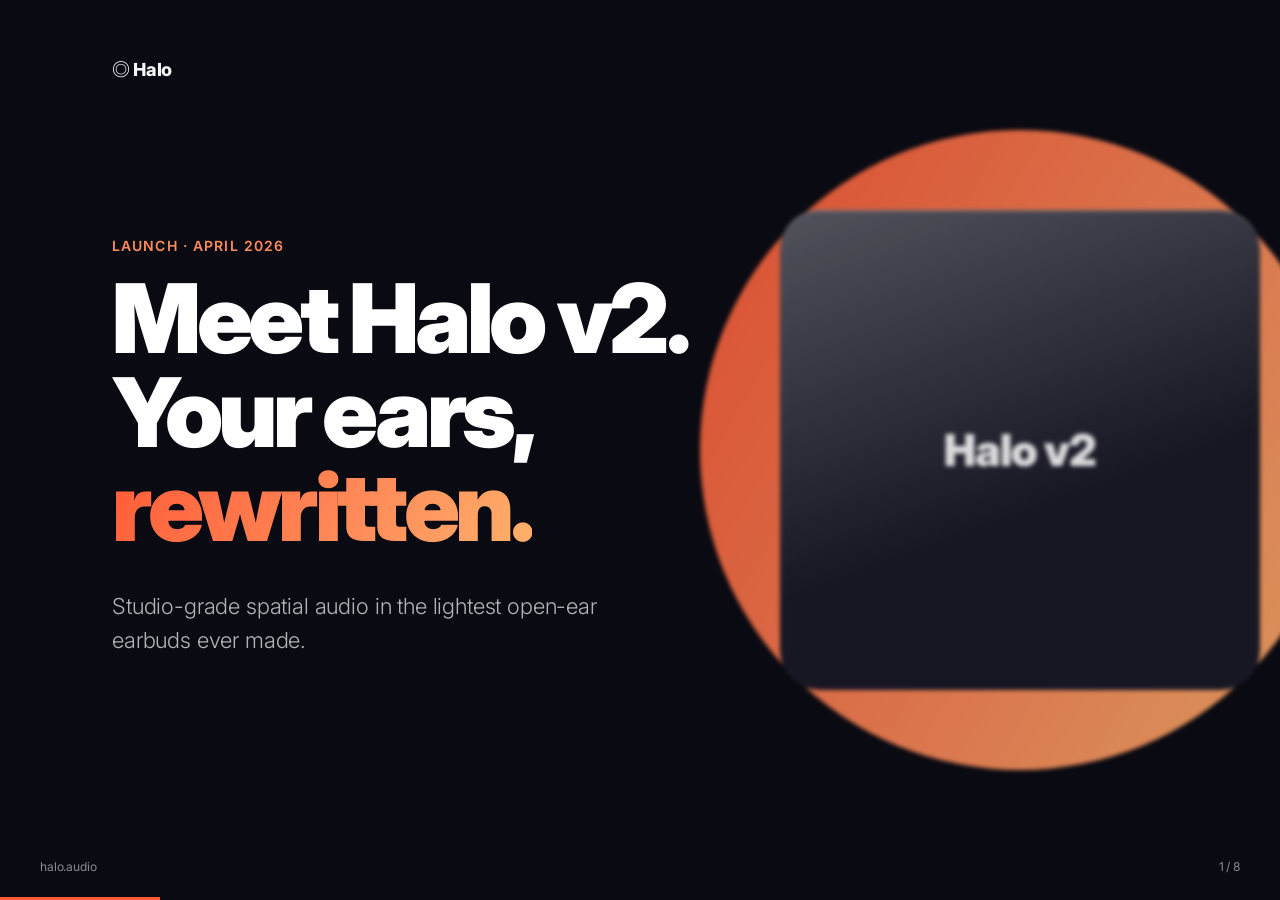
<file: HTML-PPT-SKILL/templates/full-decks/product-launch/index.html>
<!DOCTYPE html>
<html lang="en">
<head>
<meta charset="utf-8"><meta name="viewport" content="width=device-width,initial-scale=1">
<title>Halo v2 · Launch</title>
<link rel="stylesheet" href="../../../assets/fonts.css">
<link rel="stylesheet" href="../../../assets/base.css">
<link rel="stylesheet" href="../../../assets/animations/animations.css">
<link rel="stylesheet" href="style.css">
</head>
<body class="tpl-product-launch">
<div class="deck">

  <!-- 1. Cover / hero -->
  <section class="slide dark" data-title="Cover">
    <div class="hero-shot"></div>
    <div style="position:absolute;top:56px;left:112px" class="brand">◎ Halo</div>
    <p class="kicker">Launch · April 2026</p>
    <h1 class="h1 anim-fade-up" data-anim="fade-up">Meet Halo v2.<br>Your ears,<br><span style="background:var(--grad);-webkit-background-clip:text;background-clip:text;color:transparent">rewritten.</span></h1>
    <p class="lede mt-m" style="max-width:42ch">Studio-grade spatial audio in the lightest open-ear earbuds ever made.</p>
    <div class="deck-footer"><span>halo.audio</span><span class="slide-number" data-current="1" data-total="8"></span></div>
  </section>

  <!-- 2. Introducing -->
  <section class="slide center tc" data-title="Introducing">
    <div>
      <p class="kicker">Introducing</p>
      <h1 class="h1" style="font-size:140px">Halo v2</h1>
      <p class="lede" style="margin:24px auto;max-width:56ch">Four years of research. Three generations of silicon. One product you'll forget you're wearing.</p>
    </div>
  </section>

  <!-- 3. Feature 1 -->
  <section class="slide" data-title="Sound">
    <p class="kicker">01 · The sound</p>
    <h2 class="h2">Hear the room<br>around the music.</h2>
    <div class="grid g3 mt-l">
      <div class="feature-card"><div class="icon">♪</div><h4>Open-ear spatial</h4><p class="dim">16mm titanium drivers angled into the ear canal. You hear the song and the world at once.</p></div>
      <div class="feature-card"><div class="icon">◈</div><h4>Lossless 24-bit</h4><p class="dim">aptX Lossless and Hi-Res LDAC over Bluetooth 5.4. No dongles, no compromises.</p></div>
      <div class="feature-card"><div class="icon">◐</div><h4>Adaptive EQ</h4><p class="dim">Tunes itself to the shape of your ear every 120 seconds.</p></div>
    </div>
  </section>

  <!-- 4. Feature 2 -->
  <section class="slide dark" data-title="Fit">
    <p class="kicker">02 · The fit</p>
    <h2 class="h2">4.9 grams.<br>All-day forgettable.</h2>
    <div class="grid g3 mt-l">
      <div class="card"><h4>Liquid-silicone hook</h4><p>Wraps behind the ear like a glasses arm. Never falls out on a run.</p></div>
      <div class="card"><h4>IP57 sweat + rain</h4><p>Take them in the ocean. Rinse them under the tap. We dare you.</p></div>
      <div class="card"><h4>14h + 42h case</h4><p>A full workweek of commutes on one charge of the case.</p></div>
    </div>
  </section>

  <!-- 5. Feature 3 -->
  <section class="slide" data-title="Intelligence">
    <p class="kicker">03 · The intelligence</p>
    <h2 class="h2">An AI that listens<br>so you don't have to.</h2>
    <div class="grid g2 mt-l">
      <div class="feature-card"><div class="icon">✦</div><h4>Live translate</h4><p class="dim">Real-time translation in 41 languages. Whispered directly into your ear, with a 380ms lag.</p></div>
      <div class="feature-card"><div class="icon">✧</div><h4>Meeting recap</h4><p class="dim">Double-tap to record. Walk away with a summary, action items, and a searchable transcript.</p></div>
    </div>
  </section>

  <!-- 6. How it works -->
  <section class="slide" data-title="How it works">
    <p class="kicker">How it works</p>
    <h2 class="h2">Three taps. You're in.</h2>
    <div class="stack mt-l" style="max-width:900px">
      <div class="step"><div class="n">1</div><div><h4>Open the case near your phone</h4><p class="dim">iOS and Android pair automatically over Bluetooth LE. No app downloads required.</p></div></div>
      <div class="step"><div class="n">2</div><div><h4>Pick your profile</h4><p class="dim">Commute, Focus, Workout, Cinema. Each is a complete audio + transparency recipe.</p></div></div>
      <div class="step"><div class="n">3</div><div><h4>Just listen</h4><p class="dim">Halo adapts to your ear shape, your environment, and your hearing profile — continuously.</p></div></div>
    </div>
  </section>

  <!-- 7. Pricing -->
  <section class="slide" data-title="Pricing">
    <p class="kicker">Pricing</p>
    <h2 class="h2">Pick your Halo.</h2>
    <div class="grid g3 mt-l" style="align-items:start">
      <div class="price-card">
        <h4>Halo Lite</h4>
        <div class="amount">$179</div>
        <p class="dim">Open-ear audio, IP57, 12h battery.</p>
        <ul><li>AAC + SBC</li><li>Single-tap controls</li><li>USB-C charging</li></ul>
      </div>
      <div class="price-card pro">
        <h4>Halo v2 · Pro</h4>
        <div class="amount">$279</div>
        <p class="dim">Everything, in its best form.</p>
        <ul><li>Hi-Res Lossless</li><li>Live translate · 41 lang</li><li>Wireless + MagSafe charging</li><li>Adaptive EQ</li></ul>
      </div>
      <div class="price-card">
        <h4>Halo Studio</h4>
        <div class="amount">$399</div>
        <p class="dim">For creators and field recorders.</p>
        <ul><li>32-bit binaural capture</li><li>XLR dongle included</li><li>Lifetime firmware</li></ul>
      </div>
    </div>
  </section>

  <!-- 8. Testimonial + CTA combined? Task says 8 slides w/ testimonial + CTA as separate. Keep 8: testimonial on 7, but we've used 7 already. Re-plan: cover(1) intro(2) f1(3) f2(4) f3(5) how(6) pricing(7) testimonial+CTA(8) -->
  <section class="slide dark" data-title="Ship">
    <p class="kicker">One more thing</p>
    <div class="row" style="gap:80px;align-items:center">
      <div style="flex:1">
        <p class="testimonial">"I forgot I was wearing them. Then I remembered, and I didn't want to take them off."</p>
        <p class="dim mt-m">— Marques Lin, The Verge · early review</p>
      </div>
      <div style="flex:0 0 auto;text-align:center">
        <p class="dim mb-m">Ships May 14 · from</p>
        <div style="font-size:96px;font-weight:900;letter-spacing:-.04em">$279</div>
        <a class="cta-btn mt-l" href="#">Pre-order Halo v2 →</a>
        <p class="dim mt-m" style="font-size:13px">Free shipping · 45-day return · 2-year warranty</p>
      </div>
    </div>
  </section>

</div>
<script src="../../../assets/runtime.js"></script>
</body></html>
</file>
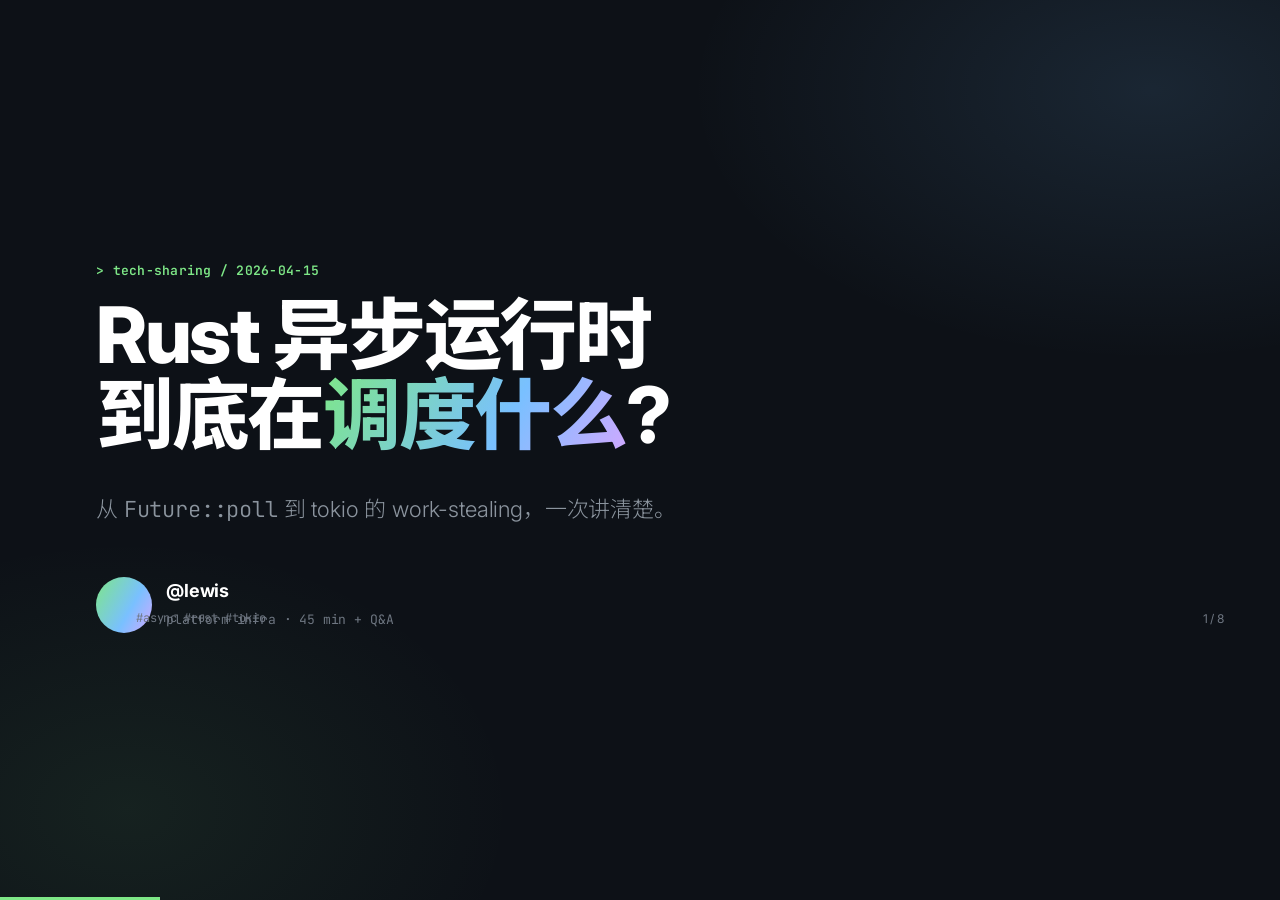
<file: HTML-PPT-SKILL/templates/full-decks/tech-sharing/index.html>
<!DOCTYPE html>
<html lang="zh-CN">
<head>
<meta charset="utf-8"><meta name="viewport" content="width=device-width,initial-scale=1">
<title>Rust 异步运行时内部机制 · Tech Sharing</title>
<link rel="stylesheet" href="../../../assets/fonts.css">
<link rel="stylesheet" href="../../../assets/base.css">
<link rel="stylesheet" href="../../../assets/animations/animations.css">
<link rel="stylesheet" href="style.css">
</head>
<body class="tpl-tech-sharing">
<div class="deck">

  <!-- 1. Cover -->
  <section class="slide" data-title="Cover">
    <p class="kicker">tech-sharing / 2026-04-15</p>
    <h1 class="h1 anim-fade-up" data-anim="fade-up">Rust 异步运行时<br>到底在<span style="background:var(--grad);-webkit-background-clip:text;background-clip:text;color:transparent">调度什么</span>?</h1>
    <p class="lede mt-m">从 <span class="mono">Future::poll</span> 到 tokio 的 work-stealing，一次讲清楚。</p>
    <div class="speaker"><div class="av"></div><div><b>@lewis</b><span>platform infra · 45 min + Q&amp;A</span></div></div>
    <div class="deck-footer"><span class="mono">#async #rust #tokio</span><span class="slide-number" data-current="1" data-total="8"></span></div>
  </section>

  <!-- 2. Agenda -->
  <section class="slide" data-title="Agenda">
    <p class="kicker">agenda.toml</p>
    <h2 class="h2">今天的路线图</h2>
    <div class="stack mt-l">
      <div class="agenda-row"><span class="num">01</span><span class="t">Context: 为什么需要 async</span><span class="d">~5min</span></div>
      <div class="agenda-row"><span class="num">02</span><span class="t">Deep dive 1: Future &amp; Waker</span><span class="d">~12min</span></div>
      <div class="agenda-row"><span class="num">03</span><span class="t">Deep dive 2: Tokio scheduler</span><span class="d">~15min</span></div>
      <div class="agenda-row"><span class="num">04</span><span class="t">Code: 手写一个 mini-runtime</span><span class="d">~8min</span></div>
      <div class="agenda-row"><span class="num">05</span><span class="t">Takeaways + Q&amp;A</span><span class="d">~5min</span></div>
    </div>
  </section>

  <!-- 3. Context -->
  <section class="slide" data-title="Context">
    <p class="kicker">// context</p>
    <h2 class="h2">问题：一个线程一个连接，<br>撑不住 10 万并发。</h2>
    <div class="grid g3 mt-l">
      <div class="card card-accent"><h4>Thread-per-conn</h4><p class="dim">每条连接一根 OS 线程，栈 2–8MB。10 万连接 = 几百 GB RAM。</p><span class="tag mt-s">❌ 不现实</span></div>
      <div class="card card-accent"><h4>Event loop (C)</h4><p class="dim">epoll/kqueue + 回调地狱。快，但写起来痛苦且容易出 bug。</p><span class="tag mt-s">😩 callback hell</span></div>
      <div class="card card-accent"><h4>Async / await</h4><p class="dim">看起来像同步代码，编译成状态机。一根线程跑几千任务。</p><span class="tag mt-s">✅ Rust 选这个</span></div>
    </div>
  </section>

  <!-- 4. Deep dive 1 -->
  <section class="slide" data-title="Deep Dive 1">
    <p class="kicker">deep-dive · 1 / 2</p>
    <h2 class="h2">Future 其实只有一个方法。</h2>
    <div class="grid g2 mt-l" style="align-items:start">
      <div>
        <p class="lede">编译器把 <span class="mono">async fn</span> 变成一个实现了 <span class="mono">Future</span> trait 的匿名状态机。运行时只做一件事：反复 <span class="mono">poll</span> 它，直到返回 <span class="mono">Ready</span>。</p>
        <div class="mt-l">
          <span class="tag">Pending</span> <span class="tag">Ready(T)</span> <span class="tag">Waker.wake()</span>
        </div>
      </div>
      <div class="terminal">
        <div class="bar"><span class="dot"></span><span class="dot"></span><span class="dot"></span><span>future.rs</span></div>
<pre><span class="kw">pub trait</span> <span class="fn">Future</span> {
    <span class="kw">type</span> Output;
    <span class="kw">fn</span> <span class="fn">poll</span>(
        <span class="kw">self</span>: Pin&lt;&amp;<span class="kw">mut Self</span>&gt;,
        cx: &amp;<span class="kw">mut</span> Context&lt;<span class="str">'_</span>&gt;,
    ) -&gt; Poll&lt;<span class="kw">Self</span>::Output&gt;;
}

<span class="cmt">// Poll::Pending   → 挂起，等 waker 唤醒</span>
<span class="cmt">// Poll::Ready(v)  → 完成，产出 v</span></pre>
      </div>
    </div>
  </section>

  <!-- 5. Deep dive 2 -->
  <section class="slide" data-title="Deep Dive 2">
    <p class="kicker">deep-dive · 2 / 2</p>
    <h2 class="h2">Tokio 是一个偷任务的小工。</h2>
    <div class="grid g2 mt-l" style="align-items:start">
      <div>
        <p class="lede">Multi-thread runtime = N 个 worker，每个 worker 有自己的本地队列。空闲的 worker 会去别人队列里"偷"任务。</p>
        <div class="stack mt-m">
          <div class="tag">✦ local queue · 256 slots</div>
          <div class="tag">✦ global injection queue</div>
          <div class="tag">✦ work-stealing @ 50% steal ratio</div>
          <div class="tag">✦ LIFO slot for cache locality</div>
        </div>
      </div>
      <div class="card" style="padding:32px">
        <h4 class="mono" style="color:var(--accent-2)">scheduler tick loop</h4>
        <div class="stack mt-m" style="font-family:'JetBrains Mono',monospace;font-size:14px;line-height:1.9;color:var(--text-2)">
          <div><span style="color:var(--accent)">1.</span> pop from LIFO slot</div>
          <div><span style="color:var(--accent)">2.</span> else pop from local queue</div>
          <div><span style="color:var(--accent)">3.</span> else drain global queue (every 61 ticks)</div>
          <div><span style="color:var(--accent)">4.</span> else steal from random victim</div>
          <div><span style="color:var(--accent)">5.</span> else park the thread</div>
        </div>
      </div>
    </div>
  </section>

  <!-- 6. Code example -->
  <section class="slide" data-title="Code">
    <p class="kicker">mini-runtime.rs · ~40 LOC</p>
    <h2 class="h2">手写一个最小 runtime。</h2>
    <div class="terminal mt-m">
      <div class="bar"><span class="dot"></span><span class="dot"></span><span class="dot"></span><span>src/main.rs</span></div>
<pre><span class="kw">use</span> std::collections::VecDeque;
<span class="kw">use</span> std::sync::{Arc, Mutex};
<span class="kw">use</span> std::task::{Context, Poll, Wake, Waker};

<span class="kw">struct</span> Task(Mutex&lt;Pin&lt;Box&lt;<span class="kw">dyn</span> Future&lt;Output = ()&gt; + Send&gt;&gt;&gt;);

<span class="kw">impl</span> Wake <span class="kw">for</span> Task {
    <span class="kw">fn</span> <span class="fn">wake</span>(<span class="kw">self</span>: Arc&lt;<span class="kw">Self</span>&gt;) { QUEUE.lock().unwrap().push_back(<span class="kw">self</span>); }
}

<span class="kw">fn</span> <span class="fn">block_on</span>&lt;F: Future&lt;Output = ()&gt; + Send + <span class="str">'static</span>&gt;(fut: F) {
    <span class="fn">spawn</span>(fut);
    <span class="kw">while let Some</span>(task) = QUEUE.lock().unwrap().pop_front() {
        <span class="kw">let</span> waker = Waker::from(task.clone());
        <span class="kw">let mut</span> cx = Context::from_waker(&amp;waker);
        <span class="kw">let mut</span> fut = task.<span class="num">0</span>.lock().unwrap();
        <span class="kw">let</span> _ = fut.as_mut().<span class="fn">poll</span>(&amp;<span class="kw">mut</span> cx); <span class="cmt">// 就是这一行</span>
    }
}</pre>
    </div>
  </section>

  <!-- 7. Takeaways -->
  <section class="slide" data-title="Takeaways">
    <p class="kicker">// takeaways</p>
    <h2 class="h2">三件事带回去。</h2>
    <div class="grid g3 mt-l">
      <div class="card card-accent"><h4>1 · async 是零成本抽象</h4><p class="dim">编译成状态机，没有运行时虚表，没有 GC。</p></div>
      <div class="card card-accent"><h4>2 · Waker 是脉搏</h4><p class="dim">Future 不主动做事，运行时靠 waker 决定"什么时候再 poll"。</p></div>
      <div class="card card-accent"><h4>3 · 别在 async 里阻塞</h4><p class="dim">一行 <span class="mono">std::fs::read</span> 能让整个 worker 停摆。用 <span class="mono">spawn_blocking</span>。</p></div>
    </div>
    <p class="lede mt-l">延伸阅读：<span class="mono">tokio.rs/blog/2019-10-scheduler</span> · <span class="mono">rust-lang.github.io/async-book</span></p>
  </section>

  <!-- 8. Q&A -->
  <section class="slide center tc" data-title="Q and A">
    <div>
      <div class="mono" style="font-size:120px;color:var(--accent);font-weight:800;letter-spacing:-.04em">?</div>
      <h2 class="h2">Questions?</h2>
      <p class="lede" style="margin:14px auto">github.com/lewis · @lewis on slack</p>
      <div class="row mt-l" style="justify-content:center">
        <span class="tag">slides: git.co/rt-deck</span>
        <span class="tag">code: git.co/mini-rt</span>
      </div>
    </div>
  </section>

</div>
<script src="../../../assets/runtime.js"></script>
</body></html>
</file>
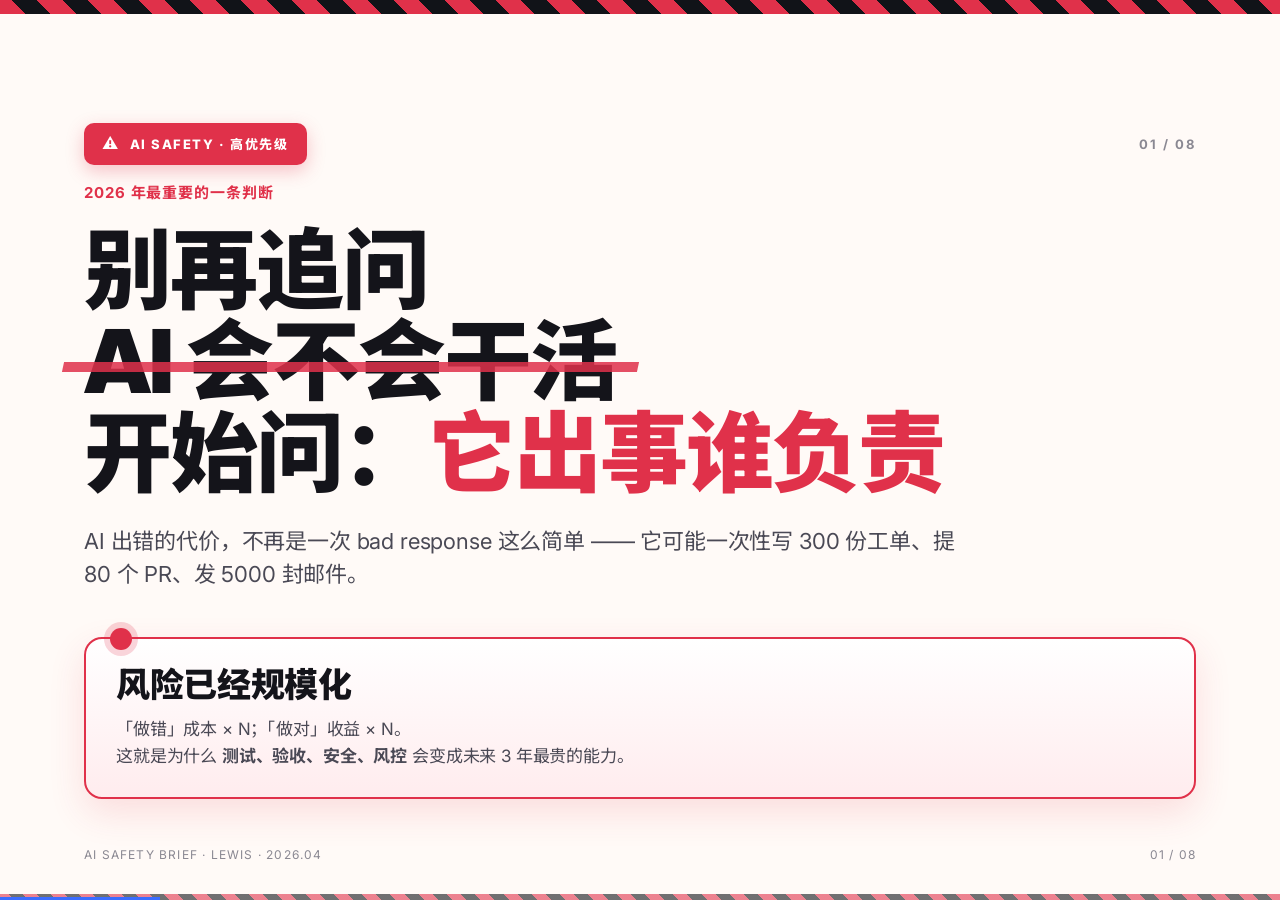
<file: HTML-PPT-SKILL/templates/full-decks/testing-safety-alert/index.html>
<!DOCTYPE html>
<html lang="zh-CN">
<head>
<meta charset="UTF-8">
<meta name="viewport" content="width=device-width, initial-scale=1">
<title>Testing Safety Alert</title>
<link rel="stylesheet" href="../../../assets/fonts.css">
<link rel="stylesheet" href="../../../assets/base.css">
<link rel="stylesheet" href="style.css">
</head>
<body class="tpl-testing-safety-alert">
<div class="deck">

  <!-- 1. COVER -->
  <section class="slide is-active">
    <div class="ts-stripe"></div>
    <div class="ts-chrome"><span class="ts-alert-tag">ai safety · 高优先级</span><span class="ts-page">01 / 08</span></div>
    <div class="ts-kicker">2026 年最重要的一条判断</div>
    <h1 class="ts-h1">别再追问<br><span class="strike">AI 会不会干活</span><br>开始问：<span class="red">它出事谁负责</span></h1>
    <p class="ts-sub">AI 出错的代价，不再是一次 bad response 这么简单 —— 它可能一次性写 300 份工单、提 80 个 PR、发 5000 封邮件。</p>
    <div class="ts-alert-box">
      <h3>风险已经规模化</h3>
      <p>「做错」成本 × N；「做对」收益 × N。<br>这就是为什么 <b>测试、验收、安全、风控</b> 会变成未来 3 年最贵的能力。</p>
    </div>
    <div class="ts-stripe-b"></div>
    <div class="ts-footer"><span>AI SAFETY BRIEF · LEWIS · 2026.04</span><span>01 / 08</span></div>
  </section>

  <!-- 2. SECTION -->
  <section class="slide">
    <div class="ts-stripe"></div>
    <div class="ts-chrome"><span class="ts-alert-tag amber">section · risk 分级</span><span class="ts-page">02 / 08</span></div>
    <div style="margin:auto 0">
      <div class="ts-kicker">Chapter One</div>
      <h1 class="ts-h1" style="font-size:130px">先分 <span class="red">等级</span></h1>
      <p class="ts-sub" style="font-size:28px">不是所有 AI 行为都同等危险。<br>先把「可撤销」和「不可撤销」分开，再谈流程。</p>
    </div>
    <div class="ts-stripe-b"></div>
    <div class="ts-footer"><span>section · level taxonomy</span><span>02 / 08</span></div>
  </section>

  <!-- 3. CONTENT risk levels -->
  <section class="slide">
    <div class="ts-stripe"></div>
    <div class="ts-chrome"><span class="ts-alert-tag">风险分级 · 3 levels</span><span class="ts-page">03 / 08</span></div>
    <h2 class="ts-h2">三档风险，三种处理</h2>
    <div class="ts-grid-3">
      <div class="ts-card" style="border-top:4px solid var(--ts-green)"><div class="lbl">L1 · 绿色</div><h4>可撤销</h4><p>写 draft、生成图片、起草文档。<br>错了 Ctrl+Z，零代价。<br><b style="color:var(--ts-green)">策略：放开跑</b></p></div>
      <div class="ts-card" style="border-top:4px solid var(--ts-amber)"><div class="lbl">L2 · 琥珀</div><h4>半可撤销</h4><p>发 draft 邮件、提 PR、改 staging 数据。<br>错了要道歉 / 回滚。<br><b style="color:var(--ts-amber)">策略：人工复核</b></p></div>
      <div class="ts-card" style="border-top:4px solid var(--ts-red)"><div class="lbl">L3 · 红色</div><h4>不可撤销</h4><p>发真实邮件、付款、删库、删 prod 数据。<br>错了就真错了。<br><b style="color:var(--ts-red)">策略：硬卡 + 双人审</b></p></div>
    </div>
    <div class="ts-alert-box amber">
      <h3>绝不要让 agent 自己升级</h3>
      <p>L1 的任务不能自己变成 L2。授权必须是显式的、可撤销的、带过期时间的。</p>
    </div>
    <div class="ts-stripe-b"></div>
    <div class="ts-footer"><span>risk · 3 levels</span><span>03 / 08</span></div>
  </section>

  <!-- 4. CODE -->
  <section class="slide">
    <div class="ts-stripe"></div>
    <div class="ts-chrome"><span class="ts-alert-tag">policy as code</span><span class="ts-page">04 / 08</span></div>
    <div class="ts-kicker">别用文档管规则 · 用代码管规则</div>
    <h2 class="ts-h2">三十行 YAML，<br><span class="ts-highlight-red">红线硬卡</span></h2>
    <pre class="ts-codebox"><span class="cm"># safety-policy.yaml · compiled → runtime guard</span>
<span class="kw">level_1_allow</span>:
  - tools: [<span class="st">write_draft</span>, <span class="st">generate_image</span>, <span class="st">read_docs</span>]

<span class="kw">level_2_require_review</span>:
  - tools: [<span class="st">send_email_draft</span>, <span class="st">open_pr</span>, <span class="st">write_staging_db</span>]
    reviewer: <span class="st">human</span>

<span class="kw">level_3_hard_block</span>:
  - tools: [<span class="st">send_real_email</span>, <span class="st">transfer_money</span>, <span class="st">delete_prod</span>]
    unless: <span class="st">two_human_sign_off AND within_24h</span>

<span class="bad">forbidden_always</span>:
  - <span class="bad">"r&#109; &#45;rf /"</span>
  - <span class="bad">"dr&#111;p table"</span>
  - <span class="bad">"force push &#111;rigin main"</span></pre>
    <div class="ts-stripe-b"></div>
    <div class="ts-footer"><span>policy · yaml-as-guard</span><span>04 / 08</span></div>
  </section>

  <!-- 5. CHART -->
  <section class="slide">
    <div class="ts-stripe"></div>
    <div class="ts-chrome"><span class="ts-alert-tag amber">incident report · q1</span><span class="ts-page">05 / 08</span></div>
    <h2 class="ts-h2">我们 Q1 的 <span class="red">12 起 AI 事故</span></h2>
    <p class="ts-sub">幸好全部捕获在 staging。但每一起都能上生产。</p>
    <svg viewBox="0 0 1040 360" style="width:100%;max-width:1040px;margin-top:18px" xmlns="http://www.w3.org/2000/svg">
      <g font-family="Inter,sans-serif" font-size="14" fill="#4a4955">
        <line x1="70" y1="320" x2="1000" y2="320" stroke="#eaecf3" stroke-width="2"/>
        <!-- month columns: Jan Feb Mar, L1/L2/L3 stacked -->
        <g transform="translate(120,0)">
          <rect x="0" y="220" width="60" height="100" fill="#067647"/>
          <rect x="0" y="160" width="60" height="60" fill="#d97706"/>
          <rect x="0" y="130" width="60" height="30" fill="#e0314a"/>
          <text x="30" y="345" text-anchor="middle" font-weight="700">Jan</text>
          <text x="30" y="120" text-anchor="middle" font-weight="800" fill="#14141a">5</text>
        </g>
        <g transform="translate(320,0)">
          <rect x="0" y="240" width="60" height="80" fill="#067647"/>
          <rect x="0" y="200" width="60" height="40" fill="#d97706"/>
          <rect x="0" y="180" width="60" height="20" fill="#e0314a"/>
          <text x="30" y="345" text-anchor="middle" font-weight="700">Feb</text>
          <text x="30" y="170" text-anchor="middle" font-weight="800" fill="#14141a">3</text>
        </g>
        <g transform="translate(520,0)">
          <rect x="0" y="250" width="60" height="70" fill="#067647"/>
          <rect x="0" y="220" width="60" height="30" fill="#d97706"/>
          <rect x="0" y="210" width="60" height="10" fill="#e0314a"/>
          <text x="30" y="345" text-anchor="middle" font-weight="700">Mar</text>
          <text x="30" y="200" text-anchor="middle" font-weight="800" fill="#14141a">4</text>
        </g>
        <!-- legend -->
        <g transform="translate(720,60)">
          <rect x="0" y="0" width="16" height="16" fill="#e0314a"/><text x="24" y="13" font-weight="700">L3 不可撤销 (3)</text>
          <rect x="0" y="26" width="16" height="16" fill="#d97706"/><text x="24" y="39" font-weight="700">L2 需复核 (4)</text>
          <rect x="0" y="52" width="16" height="16" fill="#067647"/><text x="24" y="65" font-weight="700">L1 可恢复 (5)</text>
          <text x="0" y="100" font-size="13" fill="#8a8892">全部被 safety-policy 在 runtime 拦下，</text>
          <text x="0" y="118" font-size="13" fill="#8a8892">未进 prod。但 3 起 L3 非常惊险。</text>
        </g>
      </g>
    </svg>
    <div class="ts-stripe-b"></div>
    <div class="ts-footer"><span>incident · q1 summary</span><span>05 / 08</span></div>
  </section>

  <!-- 6. CHECKLIST -->
  <section class="slide">
    <div class="ts-stripe"></div>
    <div class="ts-chrome"><span class="ts-alert-tag green">red-team checklist</span><span class="ts-page">06 / 08</span></div>
    <h2 class="ts-h2">上线前 <span class="red">必过 7 道题</span></h2>
    <div class="ts-checklist">
      <div class="ts-check ok"><div class="box">✓</div><div class="txt">它能删除东西吗？有人类 review 吗？能 60 秒内回滚吗？</div></div>
      <div class="ts-check ok"><div class="box">✓</div><div class="txt">它的 prompt 注入能让它越权吗？（跑过红队提示词）</div></div>
      <div class="ts-check"><div class="box">!</div><div class="txt">它处理 PII 吗？日志里是不是也有 PII？</div></div>
      <div class="ts-check ok"><div class="box">✓</div><div class="txt">上下游失败时，它会不会开始乱改其他资源？</div></div>
      <div class="ts-check"><div class="box">!</div><div class="txt">并发 100 个 agent 一起跑会不会死锁？</div></div>
      <div class="ts-check ok"><div class="box">✓</div><div class="txt">错了能不能 <b>立刻</b> 停？（kill switch 能 2 秒内生效吗）</div></div>
      <div class="ts-check"><div class="box">!</div><div class="txt">出事时有没有人值班？值班手册有没有 agent 专属章节？</div></div>
    </div>
    <div class="ts-stripe-b"></div>
    <div class="ts-footer"><span>checklist · pre-launch</span><span>06 / 08</span></div>
  </section>

  <!-- 7. CTA -->
  <section class="slide">
    <div class="ts-stripe"></div>
    <div class="ts-chrome"><span class="ts-alert-tag green">今晚就能动</span><span class="ts-page">07 / 08</span></div>
    <h2 class="ts-h2">今晚先做 <span class="ts-highlight-red">三件事</span></h2>
    <div class="ts-grid-3">
      <div class="ts-card"><div class="lbl">1 · 分级</div><h4>给你的 agent<br>写 L1/L2/L3</h4><p>把所有工具列出来，标上等级。不标的一律按 L3。</p></div>
      <div class="ts-card"><div class="lbl">2 · 写 policy</div><h4>policy.yaml<br>接 runtime</h4><p>不要信 prompt 里的 "be careful"，要信执行层的硬卡。</p></div>
      <div class="ts-card"><div class="lbl">3 · kill switch</div><h4>红按钮<br>能在 2 秒内停</h4><p>CTO / on-call 都得知道怎么按。演练一次。</p></div>
    </div>
    <div class="ts-alert-box green">
      <h3>真正的安全不是 prompt，是流程</h3>
      <p>prompt 会被注入，流程不会。—— 把保护放在不可被说服的一层。</p>
    </div>
    <div class="ts-stripe-b"></div>
    <div class="ts-footer"><span>cta · tonight</span><span>07 / 08</span></div>
  </section>

  <!-- 8. THANKS -->
  <section class="slide">
    <div class="ts-stripe"></div>
    <div class="ts-chrome"><span class="ts-alert-tag amber">please stay safe</span><span class="ts-page">08 / 08</span></div>
    <div style="margin:auto 0">
      <div class="ts-kicker">end of brief</div>
      <h1 class="ts-h1" style="font-size:140px">谢谢 <span class="red">·</span> thanks</h1>
      <p class="ts-sub" style="font-size:24px">policy.yaml 模板、红队 prompt 清单、事故复盘模板 —— 评论区扣「安全」。</p>
    </div>
    <div class="ts-stripe-b"></div>
    <div class="ts-footer"><span>end of brief</span><span>08 / 08</span></div>
  </section>

</div>
<script src="../../../assets/runtime.js"></script>
</body>
</html>
</file>
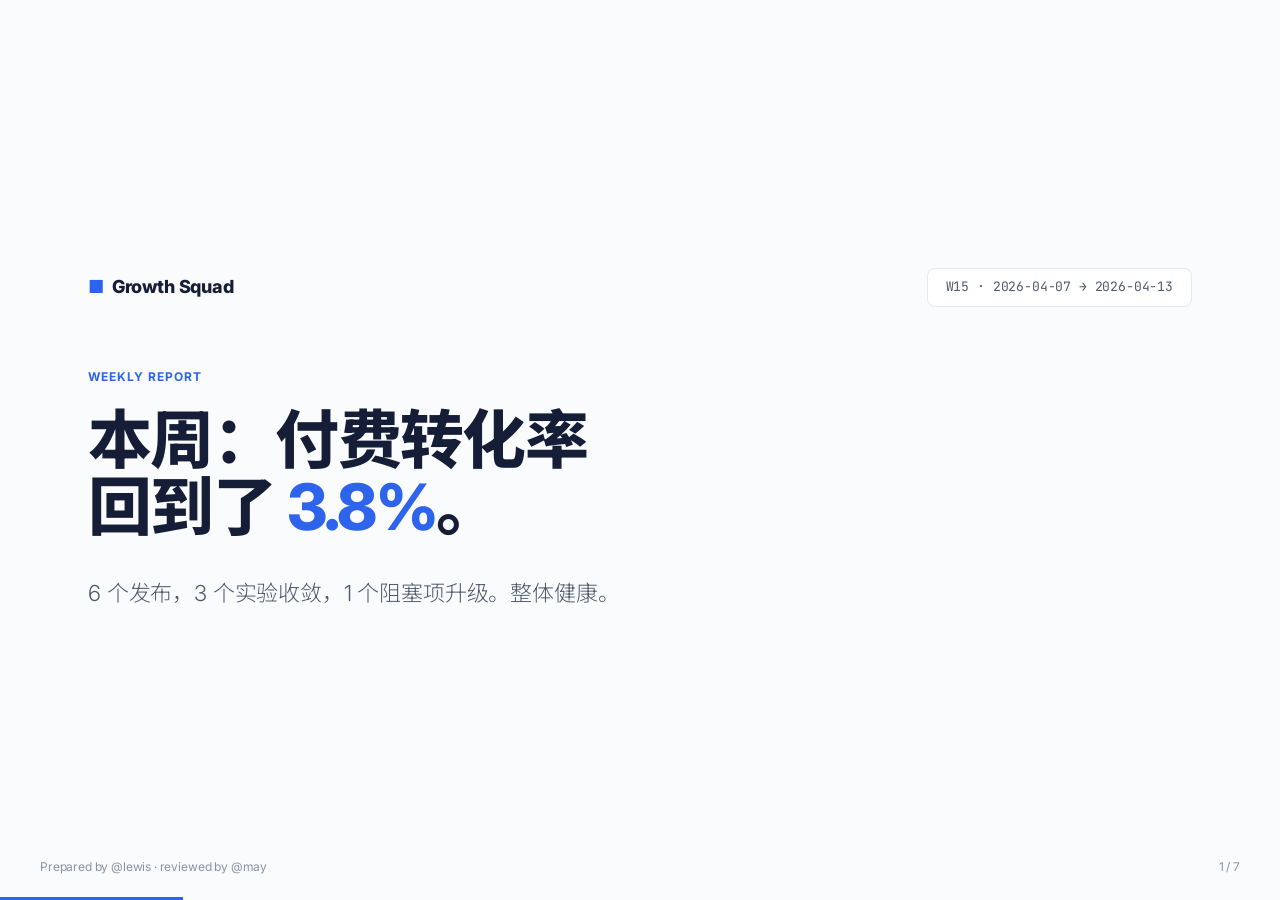
<file: HTML-PPT-SKILL/templates/full-decks/weekly-report/index.html>
<!DOCTYPE html>
<html lang="zh-CN">
<head>
<meta charset="utf-8"><meta name="viewport" content="width=device-width,initial-scale=1">
<title>Growth Squad · Weekly W15</title>
<link rel="stylesheet" href="../../../assets/fonts.css">
<link rel="stylesheet" href="../../../assets/base.css">
<link rel="stylesheet" href="../../../assets/animations/animations.css">
<link rel="stylesheet" href="style.css">
</head>
<body class="tpl-weekly-report">
<div class="deck">

  <!-- 1. Cover -->
  <section class="slide" data-title="Cover">
    <div class="cover-head">
      <div class="logo">Growth Squad</div>
      <div class="week-chip">W15 · 2026-04-07 → 2026-04-13</div>
    </div>
    <p class="kicker">WEEKLY REPORT</p>
    <h1 class="h1 mt-s">本周：付费转化率<br>回到了 <span style="color:var(--accent)">3.8%</span>。</h1>
    <p class="lede mt-m">6 个发布，3 个实验收敛，1 个阻塞项升级。整体健康。</p>
    <div class="deck-footer"><span>Prepared by @lewis · reviewed by @may</span><span class="slide-number" data-current="1" data-total="7"></span></div>
  </section>

  <!-- 2. KPI -->
  <section class="slide" data-title="KPIs">
    <p class="kicker">HIGHLIGHTS · KPIs</p>
    <h2 class="h2">本周核心指标</h2>
    <div class="grid g4 mt-l">
      <div class="kpi good"><div class="label">Paid conv.</div><div class="value">3.82%</div><div class="delta up">▲ +0.4 pts WoW</div></div>
      <div class="kpi good"><div class="label">MRR</div><div class="value">$148k</div><div class="delta up">▲ +6.1%</div></div>
      <div class="kpi"><div class="label">Signups</div><div class="value">12,430</div><div class="delta flat">— +0.3%</div></div>
      <div class="kpi bad"><div class="label">D7 retention</div><div class="value">41%</div><div class="delta down">▼ -1.8 pts</div></div>
      <div class="kpi good"><div class="label">NPS</div><div class="value">64</div><div class="delta up">▲ +3</div></div>
      <div class="kpi"><div class="label">Support tickets</div><div class="value">318</div><div class="delta flat">— -12</div></div>
      <div class="kpi warn"><div class="label">p95 latency</div><div class="value">412ms</div><div class="delta down">▼ +38ms</div></div>
      <div class="kpi good"><div class="label">Deploys</div><div class="value">37</div><div class="delta up">▲ +9</div></div>
    </div>
  </section>

  <!-- 3. Shipped -->
  <section class="slide" data-title="Shipped">
    <p class="kicker">SHIPPED THIS WEEK · 6 items</p>
    <h2 class="h2">Shipped</h2>
    <div class="mt-l" style="max-width:980px">
      <div class="ship-item"><span class="tag feat">FEAT</span><div><b>New onboarding checklist v3</b><p class="dim" style="font-size:13px;margin:2px 0 0">4-step checklist replaces the old 7-step modal. A/B won +18% activation.</p></div><span class="owner">@may</span></div>
      <div class="ship-item"><span class="tag feat">FEAT</span><div><b>Stripe Tax auto-filing</b><p class="dim" style="font-size:13px;margin:2px 0 0">Quarterly filings now handled for 12 US states via Stripe Tax API.</p></div><span class="owner">@raj</span></div>
      <div class="ship-item"><span class="tag exp">EXP</span><div><b>Pricing page hero test</b><p class="dim" style="font-size:13px;margin:2px 0 0">"From $29" vs "Free trial" headline. Free-trial wins +22% click-through.</p></div><span class="owner">@lewis</span></div>
      <div class="ship-item"><span class="tag fix">FIX</span><div><b>Edge case in SSO redirect</b><p class="dim" style="font-size:13px;margin:2px 0 0">Google Workspace users with custom domains now land on the correct workspace.</p></div><span class="owner">@eli</span></div>
      <div class="ship-item"><span class="tag infra">INFRA</span><div><b>Postgres 16 upgrade</b><p class="dim" style="font-size:13px;margin:2px 0 0">Zero-downtime migration. Query p50 down 14%, p95 down 9%.</p></div><span class="owner">@raj</span></div>
      <div class="ship-item"><span class="tag feat">FEAT</span><div><b>Referral rewards v1</b><p class="dim" style="font-size:13px;margin:2px 0 0">Both sides get 1 month free. Dashboard + email flow live behind flag.</p></div><span class="owner">@may</span></div>
    </div>
  </section>

  <!-- 4. Metrics chart -->
  <section class="slide" data-title="Metrics">
    <p class="kicker">METRIC DEEP-DIVE</p>
    <h2 class="h2">Paid conversion, last 8 weeks</h2>
    <div class="chart mt-l">
      <div class="row" style="justify-content:space-between"><h4>Paid conv. rate · weekly</h4><span class="pill" style="background:var(--surface-2);color:var(--text-2)">target: 4.0%</span></div>
      <div class="chart-bars">
        <div class="col"><div class="b" data-v="3.1%" style="height:58%"></div><div class="lbl">W08</div></div>
        <div class="col"><div class="b" data-v="3.3%" style="height:64%"></div><div class="lbl">W09</div></div>
        <div class="col"><div class="b" data-v="3.5%" style="height:72%"></div><div class="lbl">W10</div></div>
        <div class="col"><div class="b" data-v="3.6%" style="height:75%"></div><div class="lbl">W11</div></div>
        <div class="col"><div class="b" data-v="3.4%" style="height:68%"></div><div class="lbl">W12</div></div>
        <div class="col"><div class="b" data-v="3.0%" style="height:55%"></div><div class="lbl">W13</div></div>
        <div class="col"><div class="b" data-v="3.4%" style="height:68%"></div><div class="lbl">W14</div></div>
        <div class="col"><div class="b" data-v="3.8%" style="height:88%"></div><div class="lbl">W15</div></div>
      </div>
      <p class="dim mt-m" style="font-size:13px;margin-top:36px">Drop in W13 tracked to a broken Stripe webhook (fixed W14). Rebound in W15 is driven by the new onboarding checklist.</p>
    </div>
  </section>

  <!-- 5. Blockers -->
  <section class="slide" data-title="Blockers">
    <p class="kicker">BLOCKERS · 3 items</p>
    <h2 class="h2">Needs attention</h2>
    <div class="mt-l" style="max-width:900px">
      <div class="blocker">
        <h4>p95 latency regressed to 412ms (+38ms)</h4>
        <p>Traced to the new recommender service under load. Adding caching layer + connection pooling.</p>
        <div class="meta">owner: @raj · ETA: W16 Wed · severity: medium</div>
      </div>
      <div class="blocker">
        <h4>Apple Pay disabled in EU for 3 days</h4>
        <p>Stripe credential rotation wasn't synced to the EU account. Fixed, but cost ~$4.2k in lost checkouts.</p>
        <div class="meta">owner: @eli · severity: high · postmortem in progress</div>
      </div>
      <div class="blocker">
        <h4>D7 retention down 1.8 points</h4>
        <p>Cohort analysis shows it's isolated to the free-trial pricing test. Need to decide: kill test, or push through W16.</p>
        <div class="meta">owner: @lewis · needs decision from @may by Monday</div>
      </div>
    </div>
  </section>

  <!-- 6. Next week -->
  <section class="slide" data-title="Next Week">
    <p class="kicker">NEXT WEEK · W16 plan</p>
    <h2 class="h2">下周重点</h2>
    <div class="mt-l" style="max-width:960px">
      <div class="next-row"><div class="owner">@raj</div><div class="task"><b>Ship recommender cache layer</b><span>blocker · must land Wed</span></div></div>
      <div class="next-row"><div class="owner">@may</div><div class="task"><b>Referral rewards · flag rollout to 100%</b><span>milestone · targets +3% WoW signups</span></div></div>
      <div class="next-row"><div class="owner">@lewis</div><div class="task"><b>Pricing test: decision doc + readout</b><span>deadline Mon noon</span></div></div>
      <div class="next-row"><div class="owner">@eli</div><div class="task"><b>Apple Pay postmortem + runbook update</b><span>include in W16 eng review</span></div></div>
      <div class="next-row"><div class="owner">squad</div><div class="task"><b>Q2 OKR planning offsite</b><span>Thu 2–5pm · async pre-reads Wed</span></div></div>
    </div>
  </section>

  <!-- 7. Thanks -->
  <section class="slide center tc" data-title="Thanks">
    <div>
      <p class="kicker">FIN · week 15</p>
      <h1 class="h1" style="font-size:100px">Thanks, team 🫶</h1>
      <p class="lede" style="margin:16px auto">Solid week. Rebound earned, not luck.</p>
      <div class="row mt-l" style="justify-content:center;gap:16px">
        <span class="week-chip">Next report: Mon W16</span>
        <span class="week-chip">questions → #growth-squad</span>
      </div>
    </div>
  </section>

</div>
<script src="../../../assets/runtime.js"></script>
</body></html>
</file>
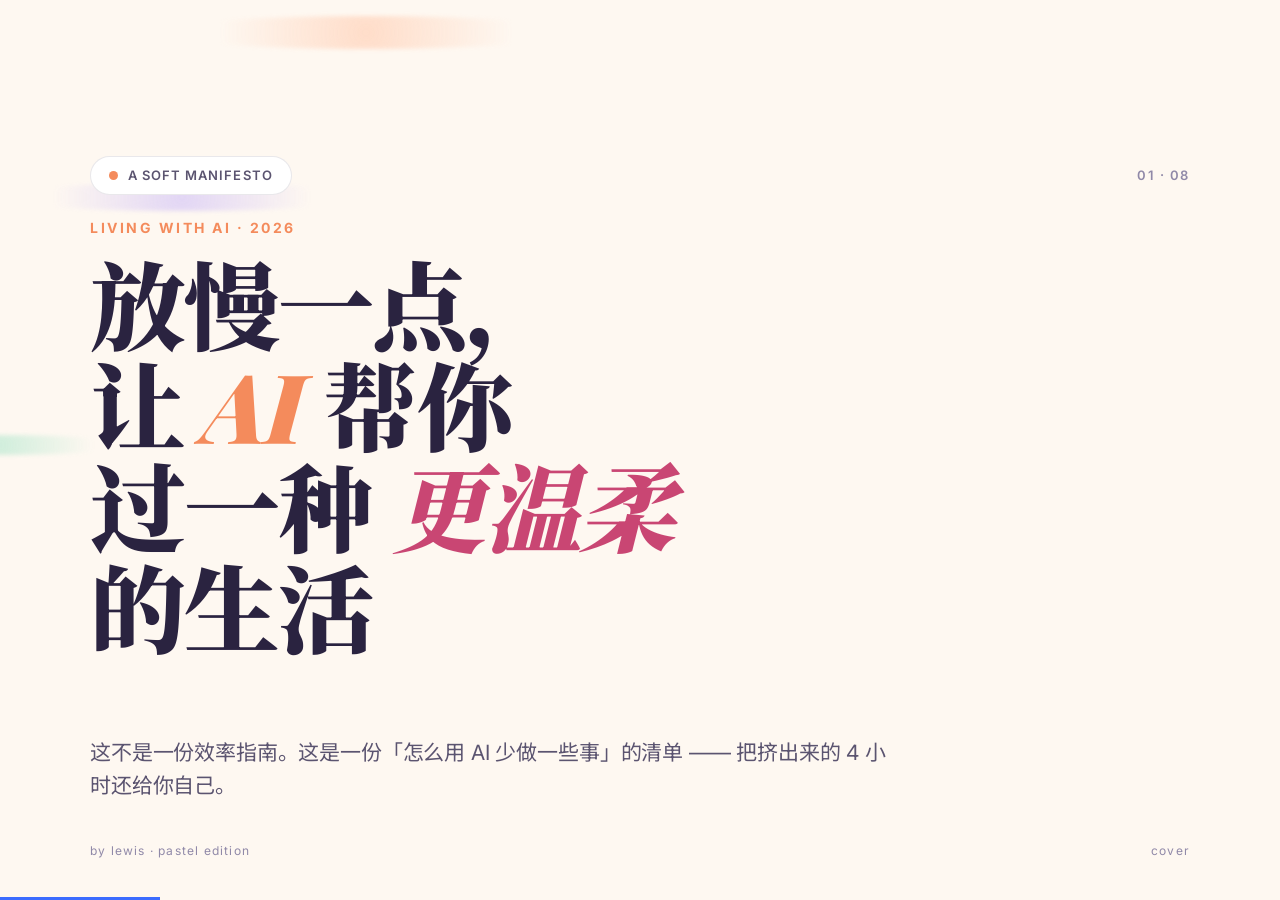
<file: HTML-PPT-SKILL/templates/full-decks/xhs-pastel-card/index.html>
<!DOCTYPE html>
<html lang="zh-CN">
<head>
<meta charset="UTF-8">
<meta name="viewport" content="width=device-width, initial-scale=1">
<title>XHS Pastel Card</title>
<link rel="stylesheet" href="../../../assets/fonts.css">
<link rel="stylesheet" href="../../../assets/base.css">
<link rel="stylesheet" href="style.css">
</head>
<body class="tpl-xhs-pastel-card">
<div class="deck">

  <!-- 1. COVER -->
  <section class="slide is-active">
    <div class="xp-blob b1"></div>
    <div class="xp-blob b2"></div>
    <div class="xp-blob b3"></div>
    <div class="xp-topbar"><div class="xp-chip">A soft manifesto</div><div class="xp-page">01 · 08</div></div>
    <div class="xp-kicker">Living With AI · 2026</div>
    <h1 class="xp-h1">放慢一点，<br>让 <em>AI</em> 帮你<br>过一种 <span class="rose">更温柔</span><br>的生活</h1>
    <div class="xp-divider"></div>
    <p class="xp-sub">这不是一份效率指南。这是一份「怎么用 AI 少做一些事」的清单 —— 把挤出来的 4 小时还给你自己。</p>
    <div class="xp-footer"><span>by lewis · pastel edition</span><span>cover</span></div>
  </section>

  <!-- 2. SECTION -->
  <section class="slide">
    <div class="xp-blob b2"></div>
    <div class="xp-blob b3"></div>
    <div class="xp-topbar"><div class="xp-chip mint">Chapter one</div><div class="xp-page">02 · 08</div></div>
    <div style="margin:auto 0">
      <div class="xp-kicker">先问自己</div>
      <h1 class="xp-h1" style="font-size:120px">什么事<br>是你 <span class="mint">其实不想做</span> 的？</h1>
      <p class="xp-sub">不是「不得不做」，是「做的时候灵魂在叹气」。</p>
    </div>
    <div class="xp-footer"><span>section · chapter 1</span><span>02 · 08</span></div>
  </section>

  <!-- 3. CONTENT 2x2 pastel cards -->
  <section class="slide">
    <div class="xp-blob b1"></div>
    <div class="xp-topbar"><div class="xp-chip rose">Four little escapes</div><div class="xp-page">03 · 08</div></div>
    <h2 class="xp-h2">四件可以<br>完全交给 <em>AI</em> 的小事</h2>
    <div class="xp-grid-2">
      <div class="xp-card peach"><div class="xp-num">01</div><h4>回复那种「收到」邮件</h4><p>它们不需要你思考。让 AI 按你的语气自动处理，一周省 40 分钟。</p></div>
      <div class="xp-card mint"><div class="xp-num">02</div><h4>订餐厅、改签、查路线</h4><p>一句话外包出去。你只负责选最后选项，不负责翻十个 app。</p></div>
      <div class="xp-card sky"><div class="xp-num">03</div><h4>把会议录音变成行动项</h4><p>录音 → 摘要 → todo 一键完成。你只需要确认和签字。</p></div>
      <div class="xp-card lilac"><div class="xp-num">04</div><h4>整理上周拍的 300 张照片</h4><p>按事件分类、挑 10 张精选、写图说。整理档案这件事终于被自动化了。</p></div>
    </div>
    <div class="xp-footer"><span>content · 2x2</span><span>03 · 08</span></div>
  </section>

  <!-- 4. QUOTE -->
  <section class="slide">
    <div class="xp-blob b3"></div>
    <div class="xp-blob b2"></div>
    <div class="xp-topbar"><div class="xp-chip lilac">A small pause</div><div class="xp-page">04 · 08</div></div>
    <div class="xp-hero-card">
      <p class="xp-quote">效率工具的终点，不是<em> 做更多</em>，<br>而是 <em>有资格做更少</em>。</p>
      <div class="xp-divider"></div>
      <p class="xp-sub">当你把「收到」邮件、订餐、行程、照片整理都交出去，你才会惊讶地发现 —— 原来一周有 4 个小时是空的。</p>
    </div>
    <div class="xp-footer"><span>quote</span><span>04 · 08</span></div>
  </section>

  <!-- 5. CODE / PROMPT -->
  <section class="slide">
    <div class="xp-blob b1"></div>
    <div class="xp-topbar"><div class="xp-chip">My auto-reply prompt</div><div class="xp-page">05 · 08</div></div>
    <h2 class="xp-h2">把「<em>收到邮件</em>」<br>自动化的 <span class="rose">一段 prompt</span></h2>
    <pre class="xp-codebox"><span class="cm"># auto-reply skill</span>
<span class="kw">when</span> email matches <span class="st">"收到 / 好的 / 确认 / 收到谢谢"</span>:
  reply:
    tone: <span class="st">"温柔，简短，不要太商业"</span>
    max_lines: <span class="hl">2</span>
    sign_with: <span class="st">"— Lewis"</span>

<span class="kw">always_skip</span>:
  - from: [<span class="st">"家人"</span>, <span class="st">"伴侣"</span>, <span class="st">"亲密朋友"</span>]
  - contains: [<span class="st">"紧急"</span>, <span class="st">"合同"</span>, <span class="st">"付款"</span>]

<span class="cm"># 一周省 38 分钟，测过</span></pre>
    <div class="xp-footer"><span>content · prompt</span><span>05 · 08</span></div>
  </section>

  <!-- 6. CHART — time donut -->
  <section class="slide">
    <div class="xp-blob b2"></div>
    <div class="xp-topbar"><div class="xp-chip mint">Your week, rebuilt</div><div class="xp-page">06 · 08</div></div>
    <h2 class="xp-h2">一周 4 小时 <span class="mint">还给自己</span></h2>
    <div style="display:flex;align-items:center;gap:60px;margin-top:30px">
      <svg viewBox="0 0 260 260" style="width:300px;flex-shrink:0">
        <circle cx="130" cy="130" r="100" fill="none" stroke="#fef0e4" stroke-width="40"/>
        <!-- email 12% -->
        <circle cx="130" cy="130" r="100" fill="none" stroke="#f48b5c" stroke-width="40" stroke-dasharray="75 628" stroke-dashoffset="0" transform="rotate(-90 130 130)"/>
        <!-- logistics 18% -->
        <circle cx="130" cy="130" r="100" fill="none" stroke="#2e9d70" stroke-width="40" stroke-dasharray="113 628" stroke-dashoffset="-75" transform="rotate(-90 130 130)"/>
        <!-- meetings 14% -->
        <circle cx="130" cy="130" r="100" fill="none" stroke="#4e7ed6" stroke-width="40" stroke-dasharray="88 628" stroke-dashoffset="-188" transform="rotate(-90 130 130)"/>
        <!-- photos 6% -->
        <circle cx="130" cy="130" r="100" fill="none" stroke="#7b5dc4" stroke-width="40" stroke-dasharray="38 628" stroke-dashoffset="-276" transform="rotate(-90 130 130)"/>
        <text x="130" y="130" text-anchor="middle" font-family="Playfair Display" font-size="44" font-weight="900" fill="#2a2340">4h</text>
        <text x="130" y="156" text-anchor="middle" font-family="Inter" font-size="12" fill="#9089a8">per week saved</text>
      </svg>
      <div style="flex:1">
        <div class="xp-grid-2" style="grid-template-columns:1fr;gap:12px;margin-top:0">
          <div class="xp-card peach" style="padding:14px 20px;display:flex;align-items:center;gap:14px"><div style="width:14px;height:14px;border-radius:50%;background:var(--xp-peach-d)"></div><div><h4 style="margin:0;font-size:17px">48 min · 邮件</h4></div></div>
          <div class="xp-card mint" style="padding:14px 20px;display:flex;align-items:center;gap:14px"><div style="width:14px;height:14px;border-radius:50%;background:var(--xp-mint-d)"></div><div><h4 style="margin:0;font-size:17px">72 min · 订/改/查</h4></div></div>
          <div class="xp-card sky" style="padding:14px 20px;display:flex;align-items:center;gap:14px"><div style="width:14px;height:14px;border-radius:50%;background:var(--xp-sky-d)"></div><div><h4 style="margin:0;font-size:17px">56 min · 会议摘要</h4></div></div>
          <div class="xp-card lilac" style="padding:14px 20px;display:flex;align-items:center;gap:14px"><div style="width:14px;height:14px;border-radius:50%;background:var(--xp-lilac-d)"></div><div><h4 style="margin:0;font-size:17px">24 min · 照片整理</h4></div></div>
        </div>
      </div>
    </div>
    <div class="xp-footer"><span>chart · donut</span><span>06 · 08</span></div>
  </section>

  <!-- 7. CTA -->
  <section class="slide">
    <div class="xp-blob b1"></div>
    <div class="xp-blob b3"></div>
    <div class="xp-topbar"><div class="xp-chip rose">This weekend</div><div class="xp-page">07 · 08</div></div>
    <h2 class="xp-h2">这周末，<br>先给自己 <em>放一个小假</em></h2>
    <div class="xp-grid-3">
      <div class="xp-card lemon"><div class="xp-num">☕</div><h4>Saturday morning</h4><p>挑一个你最烦的小事，写 prompt，让它从此不再烦你。</p></div>
      <div class="xp-card peach"><div class="xp-num">🌸</div><h4>Saturday afternoon</h4><p>去散步。什么都不带。AI 在家帮你看着消息。</p></div>
      <div class="xp-card sky"><div class="xp-num">🌙</div><h4>Sunday night</h4><p>复盘：哪 4 小时是真的空的？下周继续。</p></div>
    </div>
    <div class="xp-footer"><span>cta</span><span>07 · 08</span></div>
  </section>

  <!-- 8. THANKS -->
  <section class="slide">
    <div class="xp-blob b2"></div>
    <div style="margin:auto 0;text-align:center">
      <div class="xp-kicker" style="text-align:center">thanks for reading</div>
      <h1 class="xp-h1" style="font-size:160px;text-align:center">谢谢 <em>·</em> thanks</h1>
      <div class="xp-divider" style="margin:24px auto"></div>
      <p class="xp-sub" style="margin:0 auto">如果你也想过更温柔的一周，评论区跟我说说你打算把哪一件事先交出去 ♡</p>
    </div>
    <div class="xp-footer"><span>end</span><span>08 · 08</span></div>
  </section>

</div>
<script src="../../../assets/runtime.js"></script>
</body>
</html>
</file>
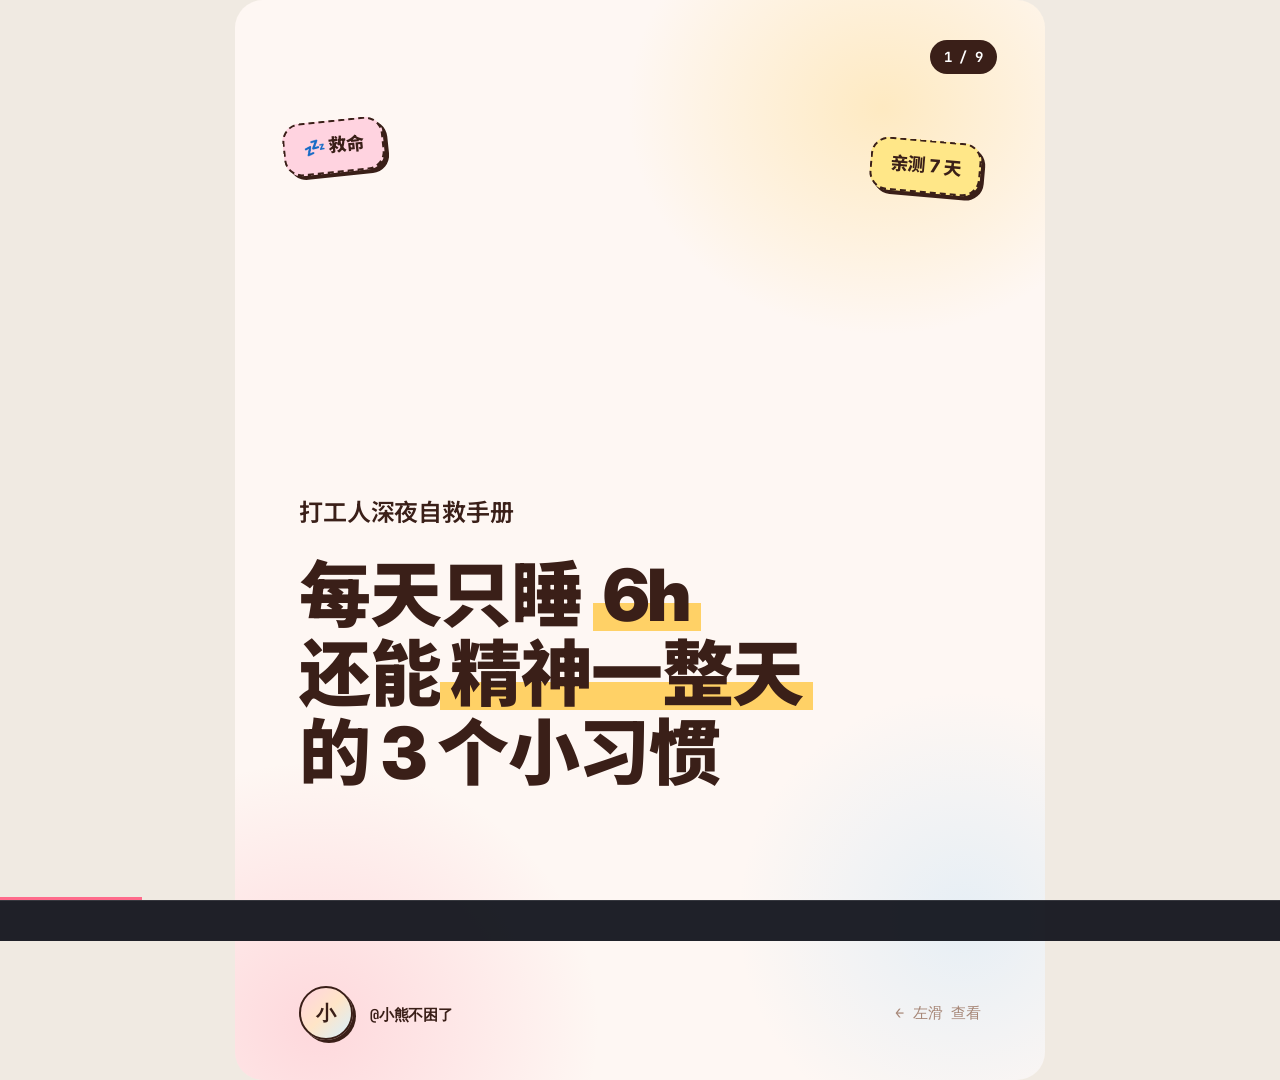
<file: HTML-PPT-SKILL/templates/full-decks/xhs-post/index.html>
<!DOCTYPE html>
<html lang="zh-CN">
<head>
<meta charset="utf-8"><meta name="viewport" content="width=device-width,initial-scale=1">
<title>每天只睡 6h 还精神？· 小红书图文</title>
<link rel="stylesheet" href="../../../assets/fonts.css">
<link rel="stylesheet" href="../../../assets/base.css">
<link rel="stylesheet" href="../../../assets/animations/animations.css">
<link rel="stylesheet" href="style.css">
</head>
<body class="tpl-xhs-post">
<div class="deck">

  <!-- 1. Cover -->
  <section class="slide" data-title="Cover">
    <div class="page-dot">1 / 9</div>
    <div class="sticker pink" style="top:120px;left:48px;transform:rotate(-6deg)">💤 救命</div>
    <div class="sticker yellow" style="top:140px;right:64px;transform:rotate(5deg)">亲测 7 天</div>
    <div style="margin-top:200px">
      <p class="lede" style="font-size:24px;color:var(--text-1);font-weight:600">打工人深夜自救手册</p>
      <h1 class="h1 mt-s">每天只睡 <span class="cover-title">6h</span><br>还能<span class="cover-title">精神一整天</span><br>的 3 个小习惯</h1>
    </div>
    <div class="bottom-bar"><div><span class="avatar">小</span> <b style="color:var(--text-1);margin-left:8px">@小熊不困了</b></div><div>← 左滑 查看</div></div>
  </section>

  <!-- 2. Hook -->
  <section class="slide" data-title="Hook">
    <div class="page-dot">2 / 9</div>
    <div class="big-emoji" style="margin-top:80px">👀</div>
    <h2 class="h2 tc mt-l">等等先别划走！</h2>
    <p class="lede tc mt-m" style="padding:0 20px">我也曾是那个<br>早上起来像被卡车撞过的人。<br><br>直到我发现了<br><b style="color:var(--accent)">1 件事</b>比睡够 8 小时还重要。</p>
    <div class="sticker blue" style="bottom:160px;left:50%;transform:translateX(-50%) rotate(-2deg)">真 · 转折点 ↓</div>
  </section>

  <!-- 3. Pain -->
  <section class="slide" data-title="Pain">
    <div class="page-dot">3 / 9</div>
    <p class="lede" style="font-weight:700;color:var(--accent)">❌ 你是不是也这样</p>
    <h2 class="h2 mt-s">越睡越累</h2>
    <div class="stack mt-l">
      <div class="hand-box"><b style="font-size:22px">😵‍💫 周末补觉到中午</b><p class="dim" style="font-size:16px;margin-top:4px">起来头更晕，一整天废掉</p></div>
      <div class="hand-box"><b style="font-size:22px">☕️ 咖啡续三杯</b><p class="dim" style="font-size:16px;margin-top:4px">下午 3 点照样困到扶墙</p></div>
      <div class="hand-box"><b style="font-size:22px">📱 睡前刷到凌晨</b><p class="dim" style="font-size:16px;margin-top:4px">明明很困就是不舍得睡</p></div>
    </div>
  </section>

  <!-- 4. Aha -->
  <section class="slide" data-title="Aha">
    <div class="page-dot">4 / 9</div>
    <div class="sticker green" style="top:100px;right:48px;transform:rotate(4deg)">✨ aha moment</div>
    <p class="lede mt-l" style="color:var(--accent);font-weight:700">💡 真相是</p>
    <h2 class="h2 mt-s">不是睡得少，<br>是<span style="background:var(--accent-3);padding:0 8px">醒得不对</span>。</h2>
    <p class="lede mt-l">身体有 90 分钟一个周期。<br>在"深睡"里被闹钟拽起来，<br>就算睡 9 小时也跟没睡一样。</p>
    <p class="lede mt-m" style="color:var(--text-1);font-weight:700">关键是：<span style="color:var(--accent)">卡着周期醒</span>。</p>
  </section>

  <!-- 5. Step 1 -->
  <section class="slide" data-title="Step 1">
    <div class="page-dot">5 / 9</div>
    <div class="num-circle">1</div>
    <h2 class="h2 mt-m">倒推睡眠时间</h2>
    <div class="hand-box mt-l">
      <p style="font-size:22px;margin:0;color:var(--text-1);font-weight:700">👉 公式</p>
      <p style="font-size:20px;margin:10px 0 0;color:var(--text-2);line-height:1.7">起床时间 − <b style="color:var(--accent)">90min × N</b> − 15min 入睡<br>= 你今晚该上床的点</p>
    </div>
    <div class="hand-box mt-m" style="background:#fff5ef">
      <p style="font-size:18px;margin:0;color:var(--text-2)">举例：要 7 点起</p>
      <p style="font-size:24px;margin:8px 0 0;color:var(--text-1);font-weight:800">→ 23:15 上床 (4 个周期)<br>→ 00:45 上床 (3 个周期)</p>
    </div>
  </section>

  <!-- 6. Step 2 -->
  <section class="slide" data-title="Step 2">
    <div class="page-dot">6 / 9</div>
    <div class="num-circle" style="background:var(--accent-2)">2</div>
    <h2 class="h2 mt-m">早晨 10 分钟光</h2>
    <div class="hand-box mt-l">
      <p style="font-size:22px;margin:0;color:var(--text-1);font-weight:700">☀️ 打开窗帘 / 下楼遛弯</p>
      <p style="font-size:18px;margin:8px 0 0;color:var(--text-2);line-height:1.6">自然光一照，褪黑素立刻被掐停，人就真的醒了。阴天也有效，别偷懒。</p>
    </div>
    <div class="sticker yellow" style="bottom:200px;right:60px;transform:rotate(8deg)">⏰ 比咖啡还猛</div>
    <div class="hand-box mt-m" style="background:#fff5ef">
      <p style="font-size:18px;margin:0;color:var(--text-2)">懒人方案：</p>
      <p style="font-size:22px;margin:6px 0 0;color:var(--text-1);font-weight:700">刷牙的时候站在窗边 🪥</p>
    </div>
  </section>

  <!-- 7. Step 3 -->
  <section class="slide" data-title="Step 3">
    <div class="page-dot">7 / 9</div>
    <div class="num-circle" style="background:var(--accent-3);color:var(--text-1)">3</div>
    <h2 class="h2 mt-m">下午 3 点<br>20 分钟小睡</h2>
    <div class="hand-box mt-l">
      <p style="font-size:20px;margin:0;color:var(--text-2);line-height:1.6"><b style="color:var(--text-1)">⏱️ 最多 20 分钟。</b>超过 30 就会进入深睡，醒来会更累。</p>
    </div>
    <div class="hand-box mt-m" style="background:#fff5ef">
      <p style="font-size:20px;margin:0;color:var(--text-2);line-height:1.6"><b style="color:var(--text-1)">💡 小 tip：</b>睡前喝一口咖啡。20 分钟后咖啡因正好起效，和小睡的清醒 buff 叠加。</p>
    </div>
    <div class="sticker pink" style="bottom:140px;left:50%;transform:translateX(-50%) rotate(-3deg)">打工人作弊技</div>
  </section>

  <!-- 8. Result -->
  <section class="slide" data-title="Result">
    <div class="page-dot">8 / 9</div>
    <p class="lede" style="color:var(--good);font-weight:700">✅ 我坚持 7 天后</p>
    <h2 class="h2 mt-s">结果是……</h2>
    <div class="stack mt-l">
      <div class="hand-box"><b style="font-size:22px">😌 早上闹钟响之前就自然醒</b></div>
      <div class="hand-box"><b style="font-size:22px">💪 下午不再崩溃</b></div>
      <div class="hand-box"><b style="font-size:22px">☕️ 咖啡从 3 杯 → 1 杯</b></div>
      <div class="hand-box" style="background:var(--accent-3);border-color:var(--text-1)"><b style="font-size:24px">✨ 最重要：脾气变好了</b></div>
    </div>
  </section>

  <!-- 9. CTA -->
  <section class="slide" data-title="CTA">
    <div class="page-dot">9 / 9</div>
    <div class="big-emoji" style="margin-top:60px">💌</div>
    <h2 class="h2 tc mt-l">觉得有用的话</h2>
    <h1 class="h1 tc mt-s" style="color:var(--accent)">收藏 + 关注 🧡</h1>
    <p class="lede tc mt-l" style="padding:0 30px">下期讲<br><b style="color:var(--text-1)">「打工人脊椎急救 5 式」</b><br>办公室也能做</p>
    <div class="tag-row" style="justify-content:center;margin-top:36px">
      <span class="ht">#睡眠</span>
      <span class="ht">#打工人日常</span>
      <span class="ht">#自律</span>
      <span class="ht">#健康生活</span>
    </div>
    <div class="bottom-bar"><div><span class="avatar">小</span> <b style="color:var(--text-1);margin-left:8px">@小熊不困了</b></div><div>❤️ 5.2w</div></div>
  </section>

</div>
<script src="../../../assets/runtime.js"></script>
</body></html>
</file>
<file: HTML-PPT-SKILL/assets/fonts.css>
/* html-ppt :: shared webfonts */
@import url('https://fonts.googleapis.com/css2?family=Inter:wght@200;300;400;500;600;700;800;900&display=swap');
@import url('https://fonts.googleapis.com/css2?family=Noto+Sans+SC:wght@200;300;400;500;600;700;900&display=swap');
@import url('https://fonts.googleapis.com/css2?family=Noto+Serif+SC:wght@300;400;600;700&display=swap');
@import url('https://fonts.googleapis.com/css2?family=JetBrains+Mono:wght@400;500;700&display=swap');
@import url('https://fonts.googleapis.com/css2?family=Playfair+Display:ital,wght@0,400;0,600;0,800;1,400&display=swap');
@import url('https://fonts.googleapis.com/css2?family=Space+Grotesk:wght@300;400;500;600;700&display=swap');
@import url('https://fonts.googleapis.com/css2?family=IBM+Plex+Mono:wght@300;400;500;700&display=swap');
@import url('https://fonts.googleapis.com/css2?family=Archivo+Black&display=swap');
</file>
<file: HTML-PPT-SKILL/assets/base.css>
/* html-ppt :: base.css — reset + shared tokens + layout primitives */
/* Default tokens. Themes in assets/themes/*.css override the :root block. */
:root {
  --bg: #ffffff;
  --bg-soft: #f7f7f8;
  --surface: #ffffff;
  --surface-2: #f2f2f4;
  --border: rgba(0,0,0,.08);
  --border-strong: rgba(0,0,0,.16);
  --text-1: #111216;
  --text-2: #55596a;
  --text-3: #8a8f9e;
  --accent: #3b6cff;
  --accent-2: #7a5cff;
  --accent-3: #ff5c8a;
  --good: #1aaf6c;
  --warn: #f5a524;
  --bad:  #e0445a;
  --grad: linear-gradient(135deg,#3b6cff,#7a5cff 55%,#ff5c8a);
  --grad-soft: linear-gradient(135deg,#eef2ff,#f5ecff 55%,#ffeef5);
  --radius: 18px;
  --radius-sm: 12px;
  --radius-lg: 26px;
  --shadow: 0 10px 30px rgba(18,24,40,.08), 0 2px 6px rgba(18,24,40,.04);
  --shadow-lg: 0 24px 60px rgba(18,24,40,.14), 0 6px 16px rgba(18,24,40,.06);
  --font-sans: 'Inter','Noto Sans SC',-apple-system,BlinkMacSystemFont,Helvetica,Arial,sans-serif;
  --font-serif: 'Playfair Display','Noto Serif SC',Georgia,serif;
  --font-mono: 'JetBrains Mono','IBM Plex Mono',SFMono-Regular,Menlo,monospace;
  --font-display: var(--font-sans);
  --letter-tight: -.03em;
  --letter-normal: -.01em;
  --ease: cubic-bezier(.4,0,.2,1);
}

*,*::before,*::after{box-sizing:border-box}
html,body{margin:0;padding:0;background:var(--bg);color:var(--text-1);
  font-family:var(--font-sans);font-weight:400;line-height:1.6;
  -webkit-font-smoothing:antialiased;-moz-osx-font-smoothing:grayscale;
  letter-spacing:var(--letter-normal)}
img,svg,video{max-width:100%;display:block}
a{color:var(--accent);text-decoration:none}
a:hover{text-decoration:underline}
code,kbd,pre,samp{font-family:var(--font-mono)}

/* ================= SLIDE SYSTEM ================= */
.deck{position:relative;width:100vw;height:100vh;overflow:hidden;background:var(--bg)}
.slide{
  position:absolute;inset:0;
  display:flex;flex-direction:column;justify-content:center;
  padding:72px 96px;
  box-sizing:border-box;
  opacity:0;pointer-events:none;
  transition:opacity .5s var(--ease), transform .5s var(--ease);
  transform:translateX(30px);
  overflow:hidden;
}
.slide.is-active{opacity:1;pointer-events:auto;transform:translateX(0);z-index:2}
.slide.is-prev{transform:translateX(-30px)}

/* single-page standalone (used when a layout file is opened directly) */
body.single .slide{position:relative;width:100vw;height:100vh;opacity:1;transform:none;pointer-events:auto}

/* ================= TYPOGRAPHY ================= */
.eyebrow{font-size:13px;font-weight:500;letter-spacing:.16em;text-transform:uppercase;color:var(--text-3)}
.kicker{font-size:14px;font-weight:600;color:var(--accent);letter-spacing:.08em;text-transform:uppercase}
h1.title,.h1{font-family:var(--font-display);font-size:72px;line-height:1.05;font-weight:800;letter-spacing:var(--letter-tight);margin:0 0 18px;color:var(--text-1)}
h2.title,.h2{font-family:var(--font-display);font-size:54px;line-height:1.1;font-weight:700;letter-spacing:var(--letter-tight);margin:0 0 14px}
h3,.h3{font-size:32px;line-height:1.2;font-weight:600;letter-spacing:var(--letter-normal);margin:0 0 10px}
h4,.h4{font-size:22px;line-height:1.3;font-weight:600;margin:0 0 8px}
.lede{font-size:22px;line-height:1.55;color:var(--text-2);font-weight:300;max-width:62ch}
.dim{color:var(--text-2)}
.dim2{color:var(--text-3)}
.mono{font-family:var(--font-mono)}
.serif{font-family:var(--font-serif)}
.gradient-text{background:var(--grad);-webkit-background-clip:text;background-clip:text;-webkit-text-fill-color:transparent;color:transparent}

/* ================= LAYOUT PRIMITIVES ================= */
.stack>*+*{margin-top:14px}
.row{display:flex;gap:24px;align-items:center}
.row.wrap{flex-wrap:wrap}
.grid{display:grid;gap:24px}
.g2{grid-template-columns:repeat(2,1fr)}
.g3{grid-template-columns:repeat(3,1fr)}
.g4{grid-template-columns:repeat(4,1fr)}
.center{display:flex;align-items:center;justify-content:center;text-align:center}
.fill{flex:1}
.sp-t{padding-top:24px}.sp-b{padding-bottom:24px}
.mt-s{margin-top:8px}.mt-m{margin-top:18px}.mt-l{margin-top:32px}
.mb-s{margin-bottom:8px}.mb-m{margin-bottom:18px}.mb-l{margin-bottom:32px}

/* ================= CARDS ================= */
.card{background:var(--surface);border:1px solid var(--border);border-radius:var(--radius);
  padding:26px 28px;box-shadow:var(--shadow);position:relative;overflow:hidden}
.card-soft{background:var(--surface-2);border:1px solid var(--border)}
.card-outline{background:transparent;border:1.5px solid var(--border-strong);box-shadow:none}
.card-accent{background:var(--surface);border-top:3px solid var(--accent)}
.card-hover{transition:transform .3s var(--ease),box-shadow .3s var(--ease)}
.card-hover:hover{transform:translateY(-4px);box-shadow:var(--shadow-lg)}

.pill{display:inline-block;padding:4px 12px;border-radius:999px;font-size:12px;font-weight:500;
  background:var(--surface-2);color:var(--text-2);border:1px solid var(--border)}
.pill-accent{background:color-mix(in srgb,var(--accent) 12%,transparent);color:var(--accent);border-color:color-mix(in srgb,var(--accent) 28%,transparent)}

/* ================= BARS / DIVIDERS ================= */
.divider{height:1px;background:var(--border);width:100%}
.divider-accent{height:3px;width:72px;background:var(--accent);border-radius:2px}

/* ================= CHROME (header/footer/progress) ================= */
.deck-header{position:absolute;top:24px;left:40px;right:40px;display:flex;align-items:center;justify-content:space-between;
  font-size:12px;color:var(--text-3);letter-spacing:.12em;text-transform:uppercase;z-index:10;pointer-events:none}
.deck-footer{position:absolute;bottom:24px;left:40px;right:40px;display:flex;align-items:center;justify-content:space-between;
  font-size:12px;color:var(--text-3);z-index:10;pointer-events:none}
.slide-number::before{content:attr(data-current)}
.slide-number::after{content:" / " attr(data-total)}
.progress-bar{position:fixed;left:0;right:0;bottom:0;height:3px;background:transparent;z-index:20}
.progress-bar > span{display:block;height:100%;width:0;background:var(--accent);transition:width .3s var(--ease)}

/* ================= PRESENTER / OVERVIEW ================= */
.notes{display:none!important}
.notes-overlay{position:fixed;inset:auto 0 0 0;max-height:42vh;background:rgba(20,22,30,.95);color:#e8ebf4;
  padding:20px 32px;font-size:16px;line-height:1.6;border-top:1px solid rgba(255,255,255,.1);transform:translateY(100%);
  transition:transform .3s var(--ease);z-index:40;overflow:auto;font-family:var(--font-sans)}
.notes-overlay.open{transform:translateY(0)}
.overview{position:fixed;inset:0;background:rgba(10,12,18,.92);backdrop-filter:blur(12px);z-index:50;
  display:none;padding:40px;overflow:auto}
.overview.open{display:grid;grid-template-columns:repeat(4,1fr);gap:20px;align-content:start}
.overview .thumb{background:var(--surface);border:1px solid var(--border);border-radius:12px;
  aspect-ratio:16/9;overflow:hidden;cursor:pointer;position:relative;color:var(--text-1);padding:16px;
  font-size:11px;transition:transform .2s var(--ease)}
.overview .thumb:hover{transform:scale(1.04)}
.overview .thumb .n{position:absolute;top:8px;left:10px;font-weight:700;font-size:14px;color:var(--text-3)}
.overview .thumb .t{position:absolute;bottom:10px;left:14px;right:14px;font-weight:600;color:var(--text-1)}

/* ================= PRESENTER VIEW ================= */
/* Presenter view opens in a separate popup window (S key).
 * All presenter styles are self-contained in the popup HTML generated by runtime.js.
 * The audience window (this file) is NOT affected — it stays as normal deck view.
 * Only the .notes class below is needed to hide speaker notes from audience. */

/* ================= UTILITY ================= */
.hidden{display:none!important}
.nowrap{white-space:nowrap}
.tr{text-align:right}.tc{text-align:center}.tl{text-align:left}
.uppercase{text-transform:uppercase;letter-spacing:.12em}

/* ================= PRINT ================= */
@media print{
  .slide{position:relative;opacity:1!important;transform:none!important;page-break-after:always;height:100vh}
  .deck-header,.deck-footer,.progress-bar,.notes-overlay,.overview{display:none!important}
}
</file>
<file: HTML-PPT-SKILL/assets/animations/animations.css>
/* html-ppt :: animations.css
 * Apply by adding class="anim-<name>" or data-anim="<name>".
 * Durations are deliberately snappy; tweak --anim-dur per element.
 */
:root{--anim-dur:.7s;--anim-ease:cubic-bezier(.4,0,.2,1)}

/* ---------- FADE DIRECTIONALS ---------- */
@keyframes kf-fade-up{from{opacity:0;transform:translateY(32px)}to{opacity:1;transform:none}}
@keyframes kf-fade-down{from{opacity:0;transform:translateY(-32px)}to{opacity:1;transform:none}}
@keyframes kf-fade-left{from{opacity:0;transform:translateX(-40px)}to{opacity:1;transform:none}}
@keyframes kf-fade-right{from{opacity:0;transform:translateX(40px)}to{opacity:1;transform:none}}
.anim-fade-up{animation:kf-fade-up var(--anim-dur) var(--anim-ease) both}
.anim-fade-down{animation:kf-fade-down var(--anim-dur) var(--anim-ease) both}
.anim-fade-left{animation:kf-fade-left var(--anim-dur) var(--anim-ease) both}
.anim-fade-right{animation:kf-fade-right var(--anim-dur) var(--anim-ease) both}

/* ---------- RISE / DROP / ZOOM / BLUR / GLITCH ---------- */
@keyframes kf-rise{from{opacity:0;transform:translateY(60px) scale(.97);filter:blur(6px)}to{opacity:1;transform:none;filter:none}}
@keyframes kf-drop{from{opacity:0;transform:translateY(-60px) scale(.97)}to{opacity:1;transform:none}}
@keyframes kf-zoom{0%{opacity:0;transform:scale(.6)}60%{transform:scale(1.04)}100%{opacity:1;transform:scale(1)}}
@keyframes kf-blur{from{opacity:0;filter:blur(18px)}to{opacity:1;filter:none}}
@keyframes kf-glitch{0%{opacity:0;transform:translateX(0);clip-path:inset(0 0 0 0)}
  20%{opacity:1;transform:translateX(-6px);clip-path:inset(20% 0 30% 0)}
  40%{transform:translateX(4px);clip-path:inset(50% 0 10% 0)}
  60%{transform:translateX(-3px);clip-path:inset(10% 0 60% 0)}
  80%{transform:translateX(2px);clip-path:inset(0 0 0 0)}
  100%{opacity:1;transform:none}}
.anim-rise-in{animation:kf-rise .9s var(--anim-ease) both}
.anim-drop-in{animation:kf-drop .8s var(--anim-ease) both}
.anim-zoom-pop{animation:kf-zoom .7s cubic-bezier(.22,1.3,.36,1) both}
.anim-blur-in{animation:kf-blur .8s var(--anim-ease) both}
.anim-glitch-in{animation:kf-glitch .8s steps(5,end) both}

/* ---------- TYPEWRITER ---------- */
.anim-typewriter{display:inline-block;overflow:hidden;white-space:nowrap;border-right:2px solid currentColor;
  width:0;animation:kf-type 2.4s steps(40,end) forwards, kf-caret 1s step-end infinite}
@keyframes kf-type{to{width:100%}}
@keyframes kf-caret{50%{border-color:transparent}}

/* ---------- GLOW / SHIMMER / GRADIENT-FLOW ---------- */
@keyframes kf-neon{0%,100%{text-shadow:0 0 8px var(--accent),0 0 20px var(--accent)}
  50%{text-shadow:0 0 16px var(--accent),0 0 40px var(--accent),0 0 80px var(--accent)}}
.anim-neon-glow{animation:kf-neon 2s ease-in-out infinite}

.anim-shimmer-sweep{position:relative;overflow:hidden}
.anim-shimmer-sweep::after{content:"";position:absolute;inset:0;
  background:linear-gradient(110deg,transparent 40%,rgba(255,255,255,.55) 50%,transparent 60%);
  transform:translateX(-100%);animation:kf-shimmer 2.4s var(--anim-ease) infinite}
@keyframes kf-shimmer{to{transform:translateX(100%)}}

.anim-gradient-flow{background:linear-gradient(90deg,var(--accent),var(--accent-2,var(--accent)),var(--accent-3,var(--accent)),var(--accent));
  background-size:300% 100%;-webkit-background-clip:text;background-clip:text;color:transparent;-webkit-text-fill-color:transparent;
  animation:kf-gradflow 4s linear infinite}
@keyframes kf-gradflow{to{background-position:300% 0}}

/* ---------- STAGGER LIST ---------- */
.anim-stagger-list > *{opacity:0;animation:kf-rise .65s var(--anim-ease) both}
.anim-stagger-list > *:nth-child(1){animation-delay:.05s}
.anim-stagger-list > *:nth-child(2){animation-delay:.15s}
.anim-stagger-list > *:nth-child(3){animation-delay:.25s}
.anim-stagger-list > *:nth-child(4){animation-delay:.35s}
.anim-stagger-list > *:nth-child(5){animation-delay:.45s}
.anim-stagger-list > *:nth-child(6){animation-delay:.55s}
.anim-stagger-list > *:nth-child(7){animation-delay:.65s}
.anim-stagger-list > *:nth-child(8){animation-delay:.75s}
.anim-stagger-list > *:nth-child(n+9){animation-delay:.85s}

/* ---------- COUNTER-UP (JS-driven, marker class only) ---------- */
.counter{font-variant-numeric:tabular-nums}

/* ---------- SVG PATH DRAW ---------- */
.anim-path-draw path,.anim-path-draw line,.anim-path-draw polyline,.anim-path-draw circle,.anim-path-draw rect{
  stroke-dasharray:1000;stroke-dashoffset:1000;animation:kf-draw 2s var(--anim-ease) forwards}
@keyframes kf-draw{to{stroke-dashoffset:0}}

/* ---------- PARALLAX TILT (hover) ---------- */
.anim-parallax-tilt{transform-style:preserve-3d;transition:transform .4s var(--anim-ease)}
.anim-parallax-tilt:hover{transform:perspective(900px) rotateX(6deg) rotateY(-8deg) translateZ(10px)}

/* ---------- CARD FLIP 3D ---------- */
@keyframes kf-flip{from{transform:perspective(1200px) rotateY(-90deg);opacity:0}
  to{transform:perspective(1200px) rotateY(0);opacity:1}}
.anim-card-flip-3d{animation:kf-flip .9s var(--anim-ease) both;transform-style:preserve-3d;backface-visibility:hidden}

/* ---------- CUBE ROTATE 3D ---------- */
@keyframes kf-cube{from{transform:perspective(1200px) rotateX(20deg) rotateY(-90deg) translateZ(-200px);opacity:0}
  to{transform:perspective(1200px) rotateX(0) rotateY(0) translateZ(0);opacity:1}}
.anim-cube-rotate-3d{animation:kf-cube 1s var(--anim-ease) both}

/* ---------- PAGE TURN 3D ---------- */
@keyframes kf-pageturn{from{transform:perspective(1600px) rotateY(-85deg);transform-origin:left center;opacity:0}
  to{transform:perspective(1600px) rotateY(0);opacity:1}}
.anim-page-turn-3d{animation:kf-pageturn 1s var(--anim-ease) both;transform-origin:left center}

/* ---------- PERSPECTIVE ZOOM ---------- */
@keyframes kf-pzoom{from{opacity:0;transform:perspective(1400px) translateZ(-400px) rotateX(12deg)}
  to{opacity:1;transform:none}}
.anim-perspective-zoom{animation:kf-pzoom 1s var(--anim-ease) both}

/* ---------- MARQUEE SCROLL ---------- */
.anim-marquee-scroll{display:flex;gap:48px;white-space:nowrap;animation:kf-marquee 20s linear infinite}
@keyframes kf-marquee{from{transform:translateX(0)}to{transform:translateX(-50%)}}

/* ---------- KEN BURNS ---------- */
@keyframes kf-kenburns{0%{transform:scale(1) translate(0,0)}100%{transform:scale(1.15) translate(-2%,-1%)}}
.anim-kenburns{animation:kf-kenburns 14s ease-in-out infinite alternate}

/* ---------- CONFETTI BURST (pseudo — pure CSS sparkles) ---------- */
.anim-confetti-burst{position:relative}
.anim-confetti-burst::before,.anim-confetti-burst::after{
  content:"";position:absolute;top:50%;left:50%;width:8px;height:8px;border-radius:50%;
  background:var(--accent);box-shadow:
    20px -30px 0 var(--accent-2,var(--accent)),-25px -20px 0 var(--accent-3,var(--accent)),
    30px 20px 0 var(--good,#1aaf6c),-30px 25px 0 var(--warn,#f5a524),
    40px -10px 0 var(--bad,#e0445a),-45px 0 0 var(--accent),
    10px 40px 0 var(--accent-2,var(--accent)),-15px -40px 0 var(--accent-3,var(--accent));
  opacity:0;animation:kf-confetti 1.2s var(--anim-ease) forwards}
.anim-confetti-burst::after{animation-delay:.15s;transform:rotate(45deg)}
@keyframes kf-confetti{0%{opacity:0;transform:scale(.2)}30%{opacity:1}100%{opacity:0;transform:scale(2.2)}}

/* ---------- SPOTLIGHT ---------- */
@keyframes kf-spot{0%{clip-path:circle(0% at 50% 50%)}100%{clip-path:circle(140% at 50% 50%)}}
.anim-spotlight{animation:kf-spot 1.1s var(--anim-ease) both}

/* ---------- MORPH SHAPE (SVG) ---------- */
.anim-morph-shape path{animation:kf-morph 6s ease-in-out infinite alternate}
@keyframes kf-morph{0%{d:path("M60,120 Q120,20 180,120 T300,120")}
  100%{d:path("M60,120 Q120,220 180,120 T300,120")}}

/* ---------- RIPPLE REVEAL ---------- */
@keyframes kf-ripple{0%{clip-path:circle(0% at 20% 80%);opacity:.4}
  100%{clip-path:circle(160% at 20% 80%);opacity:1}}
.anim-ripple-reveal{animation:kf-ripple 1.2s var(--anim-ease) both}

/* reduced motion */
@media (prefers-reduced-motion: reduce){
  [class*="anim-"]{animation:none!important;transition:none!important}
}
</file>
<file: HTML-PPT-SKILL/templates/full-decks/course-module/style.css>
/* course-module — academic but friendly */
.tpl-course-module{
  --bg:#fbfaf6;--bg-soft:#f4f1e8;--surface:#ffffff;--surface-2:#f6f3ea;
  --border:rgba(60,45,20,.12);--border-strong:rgba(60,45,20,.24);
  --text-1:#2a2418;--text-2:#5a5140;--text-3:#8a7f68;
  --accent:#2d7d6e;--accent-2:#d88a3a;--accent-3:#c4593f;
  --grad:linear-gradient(135deg,#2d7d6e,#4ea893);
  --radius:14px;--radius-lg:20px;
  --shadow:0 12px 30px rgba(60,45,20,.07);
  font-family:'Inter','Noto Sans SC',sans-serif;
}
.tpl-course-module .slide{padding:64px 80px;background:var(--bg);display:grid;grid-template-columns:260px 1fr;gap:56px;align-content:start}
.tpl-course-module .slide.full{grid-template-columns:1fr;display:flex;flex-direction:column;justify-content:center}
.tpl-course-module .sidebar{border-right:1px solid var(--border);padding-right:32px;position:relative}
.tpl-course-module .sidebar .brand{font-family:'Playfair Display',serif;font-size:22px;font-weight:700;color:var(--accent)}
.tpl-course-module .sidebar .brand::before{content:"✦ ";color:var(--accent-2)}
.tpl-course-module .sidebar h5{font-size:11px;font-weight:700;text-transform:uppercase;letter-spacing:.12em;color:var(--text-3);margin:32px 0 12px}
.tpl-course-module .obj-list{list-style:none;padding:0;margin:0;font-size:13px;color:var(--text-2);line-height:1.5}
.tpl-course-module .obj-list li{padding:8px 0 8px 22px;position:relative;border-bottom:1px dashed var(--border)}
.tpl-course-module .obj-list li::before{content:"○";position:absolute;left:0;top:8px;color:var(--accent)}
.tpl-course-module .obj-list li.done::before{content:"●";color:var(--accent)}
.tpl-course-module .obj-list li.current{color:var(--text-1);font-weight:700}
.tpl-course-module .obj-list li.current::before{content:"▸";color:var(--accent-2)}
.tpl-course-module .main{min-width:0}
.tpl-course-module .h1{font-family:'Playfair Display',serif;font-size:72px;line-height:1.02;font-weight:800;letter-spacing:-.02em;color:var(--text-1)}
.tpl-course-module .h2{font-family:'Playfair Display',serif;font-size:48px;line-height:1.1;font-weight:700;letter-spacing:-.015em;color:var(--text-1)}
.tpl-course-module h3,.tpl-course-module h4{color:var(--text-1)}
.tpl-course-module .kicker{color:var(--accent-2);font-size:12px;font-weight:700;letter-spacing:.14em}
.tpl-course-module .lede{font-size:20px;color:var(--text-2);line-height:1.7}
.tpl-course-module .callout{border-left:4px solid var(--accent-2);background:var(--surface-2);padding:20px 24px;border-radius:0 var(--radius) var(--radius) 0;margin-top:24px}
.tpl-course-module .callout b{color:var(--accent-2)}
.tpl-course-module .concept-box{background:var(--surface);border:1px solid var(--border);border-radius:var(--radius);padding:24px 26px;box-shadow:var(--shadow)}
.tpl-course-module .concept-box h4{margin-top:0;color:var(--accent)}
.tpl-course-module .exercise{background:#fff8ed;border:1.5px dashed var(--accent-2);border-radius:var(--radius);padding:24px 28px}
.tpl-course-module .exercise::before{content:"✎ Exercise";display:block;font-size:12px;font-weight:700;letter-spacing:.12em;color:var(--accent-2);margin-bottom:10px;text-transform:uppercase}
.tpl-course-module .code{background:#2a2418;color:#f4f1e8;border-radius:var(--radius);padding:20px 24px;font-family:'JetBrains Mono',monospace;font-size:14px;line-height:1.7;overflow:auto}
.tpl-course-module .code .cmt{color:#8a7f68;font-style:italic}
.tpl-course-module .code .kw{color:#e8a770}
.tpl-course-module .code .str{color:#8ec6b2}
.tpl-course-module .mcq{background:var(--surface);border:1px solid var(--border);border-radius:var(--radius);padding:18px 22px;margin-bottom:10px;display:flex;gap:14px;align-items:flex-start;cursor:pointer}
.tpl-course-module .mcq .letter{flex:none;width:28px;height:28px;border-radius:50%;border:2px solid var(--text-3);display:flex;align-items:center;justify-content:center;font-weight:700;font-size:13px;color:var(--text-2)}
.tpl-course-module .mcq.correct{border-color:var(--accent);background:rgba(45,125,110,.06)}
.tpl-course-module .mcq.correct .letter{border-color:var(--accent);background:var(--accent);color:#fff}
.tpl-course-module .pill-academic{display:inline-block;padding:4px 12px;border-radius:4px;background:var(--surface-2);border:1px solid var(--border);font-size:12px;color:var(--text-2);font-family:'JetBrains Mono',monospace}
.tpl-course-module .slide.full .h1{font-size:88px}
.tpl-course-module .deck-footer{color:var(--text-3)}
</file>
<file: HTML-PPT-SKILL/templates/full-decks/dir-key-nav-minimal/style.css>
/* dir-key-nav-minimal — 方向键极简 · 8 种 mono-background 切换 */
.tpl-dir-key-nav-minimal{
  --dk-font:'Inter','Noto Sans SC','PingFang SC',-apple-system,sans-serif;
  --dk-mono:'JetBrains Mono',monospace;
  background:#000;
  color:#fff;
  font-family:var(--dk-font);
}
.tpl-dir-key-nav-minimal .slide{padding:80px 104px;overflow:hidden;position:absolute;inset:0}
/* 8 background themes */
.tpl-dir-key-nav-minimal .t-indigo{background:linear-gradient(135deg,#0f172a 0%,#1e1b4b 100%);color:#fff}
.tpl-dir-key-nav-minimal .t-cream{background:#F5F0E8;color:#1a1a1a}
.tpl-dir-key-nav-minimal .t-crimson{background:linear-gradient(135deg,#7f1d1d 0%,#991b1b 100%);color:#fff}
.tpl-dir-key-nav-minimal .t-emerald{background:linear-gradient(135deg,#052e16 0%,#064e3b 100%);color:#ecfdf5}
.tpl-dir-key-nav-minimal .t-slate{background:linear-gradient(135deg,#0f1923 0%,#1a2942 100%);color:#e6edf3}
.tpl-dir-key-nav-minimal .t-violet{background:linear-gradient(135deg,#1e0a2e 0%,#2e1065 100%);color:#f5f3ff}
.tpl-dir-key-nav-minimal .t-white{background:#ffffff;color:#111216}
.tpl-dir-key-nav-minimal .t-charcoal{background:linear-gradient(135deg,#111827 0%,#1f2937 100%);color:#f3f4f6}

.tpl-dir-key-nav-minimal .dk-snum{position:absolute;top:30px;right:48px;font-size:11px;font-weight:700;letter-spacing:3px;text-transform:uppercase;font-family:var(--dk-mono)}
.tpl-dir-key-nav-minimal .t-cream .dk-snum,
.tpl-dir-key-nav-minimal .t-white .dk-snum{color:#999}
.tpl-dir-key-nav-minimal .t-indigo .dk-snum,
.tpl-dir-key-nav-minimal .t-crimson .dk-snum,
.tpl-dir-key-nav-minimal .t-emerald .dk-snum,
.tpl-dir-key-nav-minimal .t-slate .dk-snum,
.tpl-dir-key-nav-minimal .t-violet .dk-snum,
.tpl-dir-key-nav-minimal .t-charcoal .dk-snum{color:rgba(255,255,255,.38)}

.tpl-dir-key-nav-minimal .dk-eyebrow{font-size:12px;font-weight:700;letter-spacing:3.5px;text-transform:uppercase;opacity:.55;margin-bottom:22px;display:flex;align-items:center;gap:14px}
.tpl-dir-key-nav-minimal .dk-eyebrow::after{content:'';flex:1;max-width:120px;height:1px;background:currentColor;opacity:.3}
.tpl-dir-key-nav-minimal .dk-h0{font-size:160px;font-weight:900;line-height:.9;letter-spacing:-5px;margin:0 0 20px}
.tpl-dir-key-nav-minimal .dk-h1{font-size:100px;font-weight:900;line-height:.98;letter-spacing:-3px;margin:0 0 18px}
.tpl-dir-key-nav-minimal .dk-h2{font-size:72px;font-weight:800;line-height:1.05;letter-spacing:-2px;margin:0 0 16px}
.tpl-dir-key-nav-minimal .dk-lede{font-size:26px;line-height:1.45;opacity:.72;max-width:900px;font-weight:300}
.tpl-dir-key-nav-minimal .dk-lede strong{font-weight:700;opacity:1}
.tpl-dir-key-nav-minimal .dk-big{font-family:var(--dk-mono);font-size:240px;font-weight:800;line-height:.9;letter-spacing:-10px}

.tpl-dir-key-nav-minimal .dk-line{display:block;width:90px;height:4px;background:currentColor;margin:30px 0;opacity:.85}
.tpl-dir-key-nav-minimal .t-indigo .dk-accent{color:#a5b4fc}
.tpl-dir-key-nav-minimal .t-cream .dk-accent{color:#B5392A}
.tpl-dir-key-nav-minimal .t-crimson .dk-accent{color:#fecaca}
.tpl-dir-key-nav-minimal .t-emerald .dk-accent{color:#6ee7b7}
.tpl-dir-key-nav-minimal .t-slate .dk-accent{color:#7dd3fc}
.tpl-dir-key-nav-minimal .t-violet .dk-accent{color:#c4b5fd}
.tpl-dir-key-nav-minimal .t-white .dk-accent{color:#6366f1}
.tpl-dir-key-nav-minimal .t-charcoal .dk-accent{color:#fbbf24}

.tpl-dir-key-nav-minimal .dk-list{list-style:none;padding:0;margin:28px 0 0;font-family:var(--dk-mono);font-size:22px;line-height:2}
.tpl-dir-key-nav-minimal .dk-list li{padding-left:30px;position:relative;font-weight:400;opacity:.85}
.tpl-dir-key-nav-minimal .dk-list li::before{content:'→';position:absolute;left:0;opacity:.5}
.tpl-dir-key-nav-minimal .dk-grid-2{display:grid;grid-template-columns:1fr 1fr;gap:56px;margin-top:36px}
.tpl-dir-key-nav-minimal .dk-col h3{font-size:28px;font-weight:700;margin-bottom:10px}
.tpl-dir-key-nav-minimal .dk-col p{font-size:19px;line-height:1.55;opacity:.72;font-weight:300}
.tpl-dir-key-nav-minimal .dk-code{font-family:var(--dk-mono);font-size:16px;line-height:1.9;background:rgba(255,255,255,.06);border:1px solid rgba(255,255,255,.12);border-radius:10px;padding:24px 28px;margin-top:24px;white-space:pre}
.tpl-dir-key-nav-minimal .t-cream .dk-code,
.tpl-dir-key-nav-minimal .t-white .dk-code{background:rgba(0,0,0,.05);border-color:rgba(0,0,0,.1)}
.tpl-dir-key-nav-minimal .dk-keyhint{position:absolute;bottom:34px;left:104px;font-family:var(--dk-mono);font-size:12px;letter-spacing:2px;text-transform:uppercase;opacity:.45}
.tpl-dir-key-nav-minimal .dk-keyhint kbd{display:inline-block;padding:2px 10px;margin:0 3px;border:1px solid currentColor;border-radius:4px;font-size:12px}
.tpl-dir-key-nav-minimal .dk-page{position:absolute;bottom:34px;right:48px;font-family:var(--dk-mono);font-size:12px;letter-spacing:2px;opacity:.45}
</file>
<file: HTML-PPT-SKILL/templates/full-decks/graphify-dark-graph/style.css>
/* graphify-dark-graph — 暗底玻璃 + 力导向知识图谱 */
.tpl-graphify-dark-graph{
  --gd-bg:#06060c;
  --gd-bg2:#0e1020;
  --gd-text:#f0ece4;
  --gd-text2:#b0a99e;
  --gd-text3:#7a746c;
  --gd-warm:#e8a87c;
  --gd-blue:#7eb8da;
  --gd-green:#7ed3a4;
  --gd-rose:#d4a0b9;
  --gd-purple:#b8a4d6;
  --gd-danger:#e07070;
  background:var(--gd-bg);
  color:var(--gd-text);
  font-family:'Inter','Noto Sans SC',-apple-system,sans-serif;
  letter-spacing:-.01em;
}
.tpl-graphify-dark-graph .slide{background:linear-gradient(160deg,#08080f,#0e1020 50%,#08080f);color:var(--gd-text);padding:64px 88px;overflow:hidden}
.tpl-graphify-dark-graph .gd-ambient{position:absolute;inset:0;pointer-events:none;z-index:0;overflow:hidden}
.tpl-graphify-dark-graph .gd-orb{position:absolute;border-radius:50%;filter:blur(110px);opacity:.35;animation:gdDrift 22s ease-in-out infinite alternate}
.tpl-graphify-dark-graph .gd-orb-1{width:520px;height:520px;background:radial-gradient(circle,rgba(126,184,218,.55),transparent 70%);top:-12%;left:-6%}
.tpl-graphify-dark-graph .gd-orb-2{width:460px;height:460px;background:radial-gradient(circle,rgba(232,168,124,.45),transparent 70%);top:55%;right:-8%;animation-delay:-6s}
.tpl-graphify-dark-graph .gd-orb-3{width:420px;height:420px;background:radial-gradient(circle,rgba(184,164,214,.4),transparent 70%);bottom:-8%;left:30%;animation-delay:-11s}
@keyframes gdDrift{0%{transform:translate(0,0) scale(1)}100%{transform:translate(25px,-20px) scale(1.08)}}
.tpl-graphify-dark-graph .slide > *{position:relative;z-index:2}
.tpl-graphify-dark-graph .gd-snum{position:absolute;top:28px;right:40px;font-size:12px;letter-spacing:.25em;color:var(--gd-text3);z-index:3}
.tpl-graphify-dark-graph .gd-eyebrow{font-size:13px;letter-spacing:.2em;text-transform:uppercase;color:var(--gd-text3);font-weight:500}
.tpl-graphify-dark-graph .gd-h1{font-size:74px;font-weight:800;line-height:1.08;letter-spacing:-.02em;margin:16px 0 10px;color:var(--gd-text)}
.tpl-graphify-dark-graph .gd-h2{font-size:52px;font-weight:700;line-height:1.12;margin:0 0 14px}
.tpl-graphify-dark-graph .gd-lede{font-size:22px;line-height:1.65;font-weight:300;color:var(--gd-text2);max-width:850px}
.tpl-graphify-dark-graph .gd-rainbow{background:linear-gradient(90deg,#ff0080,#ff4d00,#ff9900,#ffe600,#00c853,#0091ea,#6200ea,#ff0080);background-size:200% auto;-webkit-background-clip:text;-webkit-text-fill-color:transparent;animation:gdRainbow 4s linear infinite}
@keyframes gdRainbow{0%{background-position:0% center}100%{background-position:200% center}}
.tpl-graphify-dark-graph .gd-grad{background:linear-gradient(135deg,var(--gd-warm),var(--gd-rose),var(--gd-purple));-webkit-background-clip:text;-webkit-text-fill-color:transparent}
.tpl-graphify-dark-graph .gd-accent{color:var(--gd-warm);font-weight:500}
.tpl-graphify-dark-graph .gd-green{color:var(--gd-green)}
.tpl-graphify-dark-graph .gd-blue{color:var(--gd-blue)}
.tpl-graphify-dark-graph .gd-dim{color:var(--gd-text2)}
.tpl-graphify-dark-graph .gd-mono{font-family:'JetBrains Mono',monospace}
.tpl-graphify-dark-graph .gd-glass{position:relative;overflow:hidden;border-radius:20px;padding:22px 26px;background:rgba(255,255,255,.03);border:1px solid rgba(255,255,255,.1);backdrop-filter:blur(20px) saturate(160%);box-shadow:0 8px 32px rgba(0,0,0,.3),inset 0 1px 0 rgba(255,255,255,.08)}
.tpl-graphify-dark-graph .gd-glass::before{content:'';position:absolute;top:0;left:0;right:0;height:50%;background:linear-gradient(180deg,rgba(255,255,255,.05),transparent);pointer-events:none}
.tpl-graphify-dark-graph .gd-glass-warm{background:rgba(232,168,124,.06);border-color:rgba(232,168,124,.2)}
.tpl-graphify-dark-graph .gd-glass-green{background:rgba(126,211,164,.06);border-color:rgba(126,211,164,.2)}
.tpl-graphify-dark-graph .gd-glass-blue{background:rgba(126,184,218,.06);border-color:rgba(126,184,218,.2)}
.tpl-graphify-dark-graph .gd-grid-3{display:grid;grid-template-columns:repeat(3,1fr);gap:16px;margin-top:24px}
.tpl-graphify-dark-graph .gd-grid-4{display:grid;grid-template-columns:repeat(4,1fr);gap:14px;margin-top:24px}
.tpl-graphify-dark-graph .gd-tag{display:inline-block;border-radius:999px;padding:5px 14px;font-size:12px;font-weight:500;margin:2px 4px 2px 0;background:rgba(255,255,255,.04);border:1px solid rgba(255,255,255,.1);color:var(--gd-text2)}
.tpl-graphify-dark-graph .gd-cmd{font-family:'JetBrains Mono',monospace;font-size:32px;font-weight:700;color:var(--gd-green);text-shadow:0 0 30px rgba(126,211,164,.45),0 0 60px rgba(126,211,164,.15);letter-spacing:-.01em}
.tpl-graphify-dark-graph .gd-big{font-size:120px;font-weight:900;letter-spacing:-.04em;line-height:1}
.tpl-graphify-dark-graph .gd-codebox{background:rgba(0,0,0,.55);border:1px solid rgba(255,255,255,.08);border-radius:14px;padding:22px 26px;font-family:'JetBrains Mono',monospace;font-size:14px;line-height:1.8;color:#d8d4c8}
.tpl-graphify-dark-graph .gd-codebox .cm{color:#6b6a62}
.tpl-graphify-dark-graph .gd-codebox .kw{color:var(--gd-warm)}
.tpl-graphify-dark-graph .gd-codebox .st{color:var(--gd-green)}
.tpl-graphify-dark-graph .gd-codebox .fn{color:var(--gd-blue)}
</file>
<file: HTML-PPT-SKILL/templates/full-decks/hermes-cyber-terminal/style.css>
/* hermes-cyber-terminal — 暗终端 + 霓虹绿青 + 扫描线 */
.tpl-hermes-cyber-terminal{
  --hc-bg:#0a0c10;
  --hc-bg2:#15151b;
  --hc-surface:#12141a;
  --hc-border:rgba(126,211,164,.18);
  --hc-ink:#e4e2d8;
  --hc-ink2:#8a8892;
  --hc-green:#7ed3a4;
  --hc-cyan:#64dfdf;
  --hc-amber:#e9c58a;
  --hc-rose:#d4a0b9;
  --hc-red:#ff6b6b;
  background:var(--hc-bg);
  color:var(--hc-ink);
  font-family:'JetBrains Mono','SF Mono','Inter','Noto Sans SC',monospace;
}
.tpl-hermes-cyber-terminal .slide{background:var(--hc-bg);color:var(--hc-ink);padding:60px 84px;overflow:hidden}
.tpl-hermes-cyber-terminal .hc-scanlines{position:absolute;inset:0;pointer-events:none;z-index:3;background:repeating-linear-gradient(180deg,transparent 0,transparent 3px,rgba(126,211,164,.025) 3px,rgba(126,211,164,.025) 4px);mix-blend-mode:screen}
.tpl-hermes-cyber-terminal .hc-grid{position:absolute;inset:0;pointer-events:none;opacity:.35;background-image:linear-gradient(rgba(126,211,164,.08) 1px,transparent 1px),linear-gradient(90deg,rgba(126,211,164,.08) 1px,transparent 1px);background-size:56px 56px;mask-image:radial-gradient(ellipse at 50% 50%,black 30%,transparent 80%)}
.tpl-hermes-cyber-terminal .hc-vignette{position:absolute;inset:0;pointer-events:none;background:radial-gradient(ellipse at 50% 50%,transparent 50%,rgba(0,0,0,.6) 100%)}
.tpl-hermes-cyber-terminal .slide > *{position:relative;z-index:2}
.tpl-hermes-cyber-terminal .hc-chrome{display:flex;align-items:center;justify-content:space-between;margin-bottom:18px;font-size:11px;color:var(--hc-ink2);letter-spacing:.18em;text-transform:uppercase}
.tpl-hermes-cyber-terminal .hc-chrome .dots{display:flex;gap:8px}
.tpl-hermes-cyber-terminal .hc-chrome .dots span{width:11px;height:11px;border-radius:50%;background:#2a2d33}
.tpl-hermes-cyber-terminal .hc-chrome .dots span:nth-child(1){background:#ff5f57}
.tpl-hermes-cyber-terminal .hc-chrome .dots span:nth-child(2){background:#febc2e}
.tpl-hermes-cyber-terminal .hc-chrome .dots span:nth-child(3){background:var(--hc-green)}
.tpl-hermes-cyber-terminal .hc-prompt{color:var(--hc-green);font-weight:500}
.tpl-hermes-cyber-terminal .hc-prompt::before{content:'$ ';color:var(--hc-cyan)}
.tpl-hermes-cyber-terminal .hc-h1{font-family:'JetBrains Mono',monospace;font-size:72px;font-weight:700;line-height:1.05;letter-spacing:-.02em;color:var(--hc-green);text-shadow:0 0 30px rgba(126,211,164,.35),0 0 60px rgba(126,211,164,.1);margin:14px 0 12px}
.tpl-hermes-cyber-terminal .hc-h2{font-size:46px;font-weight:600;color:var(--hc-ink);margin:0 0 10px;letter-spacing:-.015em}
.tpl-hermes-cyber-terminal .hc-h3{font-size:22px;font-weight:600;color:var(--hc-amber);margin:0 0 10px}
.tpl-hermes-cyber-terminal .hc-lede{font-size:18px;line-height:1.7;color:var(--hc-ink2);max-width:780px;font-family:'Inter','Noto Sans SC',sans-serif}
.tpl-hermes-cyber-terminal .hc-cursor{display:inline-block;width:12px;height:1em;background:var(--hc-green);vertical-align:middle;margin-left:6px;animation:hcBlink 1s steps(2) infinite}
@keyframes hcBlink{50%{opacity:0}}
.tpl-hermes-cyber-terminal .hc-card{background:var(--hc-surface);border:1px solid var(--hc-border);border-radius:10px;padding:20px 24px;position:relative}
.tpl-hermes-cyber-terminal .hc-card::before{content:'';position:absolute;top:-1px;left:12px;right:12px;height:2px;background:linear-gradient(90deg,transparent,var(--hc-green),transparent)}
.tpl-hermes-cyber-terminal .hc-card .lbl{font-size:10px;letter-spacing:.22em;text-transform:uppercase;color:var(--hc-ink2);margin-bottom:8px}
.tpl-hermes-cyber-terminal .hc-card .val{font-size:22px;font-weight:700;color:var(--hc-green);font-family:'JetBrains Mono',monospace}
.tpl-hermes-cyber-terminal .hc-card .desc{font-size:13px;color:var(--hc-ink2);margin-top:10px;line-height:1.55;font-family:'Inter',sans-serif}
.tpl-hermes-cyber-terminal .hc-grid-3{display:grid;grid-template-columns:1fr 1fr 1fr;gap:16px;margin-top:24px}
.tpl-hermes-cyber-terminal .hc-grid-2{display:grid;grid-template-columns:1fr 1fr;gap:20px;margin-top:24px}
.tpl-hermes-cyber-terminal .hc-codebox{background:#0c0d12;border:1px solid var(--hc-border);border-radius:10px;padding:22px 26px;font-family:'JetBrains Mono',monospace;font-size:14px;line-height:1.85;color:#d8d4c8;box-shadow:inset 0 0 60px rgba(126,211,164,.04)}
.tpl-hermes-cyber-terminal .hc-codebox .cm{color:#5a6068}
.tpl-hermes-cyber-terminal .hc-codebox .kw{color:var(--hc-amber)}
.tpl-hermes-cyber-terminal .hc-codebox .st{color:var(--hc-green)}
.tpl-hermes-cyber-terminal .hc-codebox .fn{color:var(--hc-cyan)}
.tpl-hermes-cyber-terminal .hc-codebox .var{color:var(--hc-rose)}
.tpl-hermes-cyber-terminal .hc-codebox .hl{color:#fff;background:rgba(126,211,164,.15);padding:0 4px;border-radius:3px}
.tpl-hermes-cyber-terminal .hc-tag{display:inline-block;font-family:'JetBrains Mono',monospace;font-size:11px;padding:3px 10px;border:1px solid var(--hc-border);border-radius:4px;color:var(--hc-green);background:rgba(126,211,164,.04);margin:2px 6px 2px 0;text-transform:uppercase;letter-spacing:.1em}
.tpl-hermes-cyber-terminal .hc-tag.amber{color:var(--hc-amber);border-color:rgba(233,197,138,.2);background:rgba(233,197,138,.04)}
.tpl-hermes-cyber-terminal .hc-tag.red{color:var(--hc-red);border-color:rgba(255,107,107,.25);background:rgba(255,107,107,.05)}
.tpl-hermes-cyber-terminal .hc-big{font-family:'JetBrains Mono',monospace;font-size:140px;font-weight:700;line-height:1;color:var(--hc-green);text-shadow:0 0 40px rgba(126,211,164,.4),0 0 80px rgba(126,211,164,.15);letter-spacing:-.04em}
.tpl-hermes-cyber-terminal .hc-footer{position:absolute;left:84px;right:84px;bottom:32px;display:flex;justify-content:space-between;font-size:10px;color:var(--hc-ink2);letter-spacing:.2em;text-transform:uppercase;border-top:1px solid rgba(126,211,164,.1);padding-top:14px}
</file>
<file: HTML-PPT-SKILL/templates/full-decks/knowledge-arch-blueprint/style.css>
/* knowledge-arch-blueprint — 奶油纸 + 建筑蓝图风 */
.tpl-knowledge-arch-blueprint{
  --kb-bg:#F0EAE0;
  --kb-ink:#1a1a1a;
  --kb-ink2:#555;
  --kb-ink3:#aaa;
  --kb-rust:#B5392A;
  --kb-rust-soft:rgba(181,57,42,.08);
  --kb-line:#cec8be;
  background:var(--kb-bg);
  color:var(--kb-ink);
  font-family:'Inter','Noto Sans SC',-apple-system,sans-serif;
}
.tpl-knowledge-arch-blueprint .slide{background:var(--kb-bg);color:var(--kb-ink);padding:64px 80px}
.tpl-knowledge-arch-blueprint .kb-grid-bg{position:absolute;inset:0;pointer-events:none;opacity:.35;background-image:linear-gradient(rgba(26,26,26,.06) 1px,transparent 1px),linear-gradient(90deg,rgba(26,26,26,.06) 1px,transparent 1px);background-size:48px 48px;mask-image:radial-gradient(ellipse at center,black 40%,transparent 85%)}
.tpl-knowledge-arch-blueprint .slide > *{position:relative;z-index:2}
.tpl-knowledge-arch-blueprint .kb-kicker{font-size:13px;font-weight:800;letter-spacing:4px;text-transform:uppercase;color:var(--kb-rust);margin-bottom:12px}
.tpl-knowledge-arch-blueprint .kb-h1{font-size:66px;font-weight:900;line-height:1.08;color:#111;margin:0 0 14px;letter-spacing:-.02em}
.tpl-knowledge-arch-blueprint .kb-h1 span.rust{color:var(--kb-rust)}
.tpl-knowledge-arch-blueprint .kb-sub{font-size:20px;color:#666;line-height:1.55;max-width:780px}
.tpl-knowledge-arch-blueprint .kb-insight{display:inline-block;background:var(--kb-rust);color:#fff;border-radius:10px;padding:16px 22px;font-size:14px;font-weight:700;line-height:1.5;max-width:340px;box-shadow:0 8px 24px rgba(181,57,42,.22)}
.tpl-knowledge-arch-blueprint .kb-insight .kk{font-size:10px;letter-spacing:2px;opacity:.7;display:block;margin-bottom:6px;font-weight:800}
.tpl-knowledge-arch-blueprint .kb-section-label{font-size:11px;font-weight:800;letter-spacing:3.5px;text-transform:uppercase;color:#aaa;margin:30px 0 12px;display:flex;align-items:center;gap:14px}
.tpl-knowledge-arch-blueprint .kb-section-label::after{content:'';flex:1;height:1px;background:var(--kb-line)}
.tpl-knowledge-arch-blueprint .kb-pipeline{display:flex;align-items:stretch;gap:14px;margin-top:24px}
.tpl-knowledge-arch-blueprint .kb-step{flex:1;border:2px solid #1a1a1a;border-radius:12px;padding:22px 18px;background:#fff;position:relative;min-height:200px;display:flex;flex-direction:column}
.tpl-knowledge-arch-blueprint .kb-step.hero{background:var(--kb-rust);border-color:var(--kb-rust);color:#fff;flex:1.25;box-shadow:0 10px 32px rgba(181,57,42,.28);transform:translateY(-10px)}
.tpl-knowledge-arch-blueprint .kb-step-num{font-size:10px;font-weight:800;letter-spacing:2.5px;color:#bbb;margin-bottom:8px;text-transform:uppercase}
.tpl-knowledge-arch-blueprint .kb-step.hero .kb-step-num{color:rgba(255,255,255,.6)}
.tpl-knowledge-arch-blueprint .kb-step-title{font-size:22px;font-weight:900;line-height:1.15;color:#111;margin-bottom:8px}
.tpl-knowledge-arch-blueprint .kb-step.hero .kb-step-title{color:#fff}
.tpl-knowledge-arch-blueprint .kb-step-body{font-size:13px;line-height:1.55;color:#555;margin-top:auto}
.tpl-knowledge-arch-blueprint .kb-step.hero .kb-step-body{color:rgba(255,255,255,.88)}
.tpl-knowledge-arch-blueprint .kb-grid-2{display:grid;grid-template-columns:1fr 1fr;gap:20px;margin-top:24px}
.tpl-knowledge-arch-blueprint .kb-card{background:#fff;border:2px solid #1a1a1a;border-radius:12px;padding:22px 24px}
.tpl-knowledge-arch-blueprint .kb-card h4{font-size:20px;font-weight:900;margin-bottom:6px}
.tpl-knowledge-arch-blueprint .kb-card p{font-size:14px;color:#555;line-height:1.55}
.tpl-knowledge-arch-blueprint .kb-legend{display:flex;gap:18px;flex-wrap:wrap;margin-top:22px;font-size:12px;color:#666}
.tpl-knowledge-arch-blueprint .kb-legend .d{display:flex;align-items:center;gap:8px}
.tpl-knowledge-arch-blueprint .kb-legend .b{width:14px;height:14px;border:2px solid #1a1a1a;border-radius:3px}
.tpl-knowledge-arch-blueprint .kb-legend .b.rust{background:var(--kb-rust);border-color:var(--kb-rust)}
.tpl-knowledge-arch-blueprint .kb-footer{position:absolute;left:80px;right:80px;bottom:36px;display:flex;justify-content:space-between;font-size:11px;color:#999;letter-spacing:.15em;text-transform:uppercase;border-top:1px solid var(--kb-line);padding-top:16px}
.tpl-knowledge-arch-blueprint .kb-mono{font-family:'JetBrains Mono',monospace}
.tpl-knowledge-arch-blueprint .kb-codebox{background:#1a1a1a;color:#f0eae0;border-radius:12px;padding:22px 26px;font-family:'JetBrains Mono',monospace;font-size:14px;line-height:1.8;margin-top:20px;border:2px solid #1a1a1a}
.tpl-knowledge-arch-blueprint .kb-codebox .cm{color:#7a766c}
.tpl-knowledge-arch-blueprint .kb-codebox .kw{color:#e8a87c}
.tpl-knowledge-arch-blueprint .kb-codebox .st{color:#b3d1bc}
.tpl-knowledge-arch-blueprint .kb-codebox .hl{color:var(--kb-rust);background:rgba(255,255,255,.08);padding:0 4px;border-radius:3px}
.tpl-knowledge-arch-blueprint .kb-big-num{font-family:'Playfair Display',Georgia,serif;font-size:200px;font-weight:900;line-height:.9;color:var(--kb-rust);letter-spacing:-.04em}
</file>
<file: HTML-PPT-SKILL/templates/full-decks/obsidian-claude-gradient/style.css>
/* obsidian-claude-gradient — 紫色暗底 + GitHub-ish 渐变卡 */
.tpl-obsidian-claude-gradient{
  --oc-bg:#0d1117;
  --oc-surface:#161b22;
  --oc-surface2:#21262d;
  --oc-border:#30363d;
  --oc-accent:#7c3aed;
  --oc-accent2:#a855f7;
  --oc-accent3:#c084fc;
  --oc-green:#3fb950;
  --oc-blue:#58a6ff;
  --oc-orange:#f97316;
  --oc-yellow:#fbbf24;
  --oc-red:#f87171;
  --oc-text:#e6edf3;
  --oc-dim:#8b949e;
  --oc-dimmer:#484f58;
  background:var(--oc-bg);
  color:var(--oc-text);
  font-family:'Inter','Noto Sans SC','PingFang SC',-apple-system,sans-serif;
}
.tpl-obsidian-claude-gradient .slide{background:var(--oc-bg);color:var(--oc-text);padding:64px 88px;display:flex;flex-direction:column;justify-content:center;align-items:center;text-align:center;overflow:hidden}
.tpl-obsidian-claude-gradient .oc-cbg{position:absolute;inset:0;pointer-events:none;background:radial-gradient(ellipse at 28% 38%,rgba(124,58,237,.25) 0%,transparent 60%),radial-gradient(ellipse at 72% 62%,rgba(88,166,255,.18) 0%,transparent 60%)}
.tpl-obsidian-claude-gradient .oc-cgrid{position:absolute;inset:0;pointer-events:none;background-image:linear-gradient(rgba(48,54,61,.4) 1px,transparent 1px),linear-gradient(90deg,rgba(48,54,61,.4) 1px,transparent 1px);background-size:60px 60px;mask-image:radial-gradient(ellipse at center,black 35%,transparent 80%)}
.tpl-obsidian-claude-gradient .slide > *{position:relative;z-index:2}
.tpl-obsidian-claude-gradient .oc-snum{position:absolute;top:24px;right:36px;color:var(--oc-dimmer);font-size:12px;letter-spacing:.1em;z-index:3}
.tpl-obsidian-claude-gradient .oc-tag{display:inline-flex;align-items:center;gap:6px;font-size:11px;font-weight:700;letter-spacing:.12em;text-transform:uppercase;color:var(--oc-accent3);background:rgba(124,58,237,.14);border:1px solid rgba(168,85,247,.3);padding:5px 16px;border-radius:999px;margin-bottom:22px}
.tpl-obsidian-claude-gradient .oc-h1{font-size:72px;font-weight:800;line-height:1.08;letter-spacing:-.02em;margin:0 0 10px;color:var(--oc-text)}
.tpl-obsidian-claude-gradient .oc-h2{font-size:44px;font-weight:700;line-height:1.18;letter-spacing:-.015em;margin:0 0 14px}
.tpl-obsidian-claude-gradient .oc-sub{font-size:19px;color:var(--oc-dim);line-height:1.65;max-width:720px;margin-top:14px}
.tpl-obsidian-claude-gradient .oc-g{background:linear-gradient(135deg,#a855f7 0%,#60a5fa 55%,#34d399 100%);-webkit-background-clip:text;background-clip:text;-webkit-text-fill-color:transparent}
.tpl-obsidian-claude-gradient .oc-card{background:var(--oc-surface);border:1px solid var(--oc-border);border-radius:14px;padding:22px 26px;text-align:left;position:relative;overflow:hidden}
.tpl-obsidian-claude-gradient .oc-card::before{content:'';position:absolute;top:0;left:0;right:0;height:1px;background:linear-gradient(90deg,transparent,rgba(168,85,247,.4),transparent)}
.tpl-obsidian-claude-gradient .oc-grid-2{display:grid;grid-template-columns:1fr 1fr;gap:18px;width:100%;max-width:1000px;margin-top:24px}
.tpl-obsidian-claude-gradient .oc-grid-3{display:grid;grid-template-columns:1fr 1fr 1fr;gap:16px;width:100%;max-width:1080px;margin-top:24px}
.tpl-obsidian-claude-gradient .oc-badge{display:inline-flex;align-items:center;gap:5px;font-size:11px;font-weight:600;padding:3px 11px;border-radius:999px;margin-bottom:10px}
.tpl-obsidian-claude-gradient .oc-bp{background:rgba(168,85,247,.15);color:var(--oc-accent3)}
.tpl-obsidian-claude-gradient .oc-bb{background:rgba(88,166,255,.15);color:var(--oc-blue)}
.tpl-obsidian-claude-gradient .oc-bg{background:rgba(63,185,80,.15);color:var(--oc-green)}
.tpl-obsidian-claude-gradient .oc-bo{background:rgba(249,115,22,.15);color:var(--oc-orange)}
.tpl-obsidian-claude-gradient .oc-code{background:#010409;border:1px solid var(--oc-border);border-radius:12px;padding:20px 24px;font-family:'JetBrains Mono',monospace;font-size:14px;line-height:1.85;width:100%;max-width:860px;text-align:left;color:#e6edf3}
.tpl-obsidian-claude-gradient .oc-code .cp{color:var(--oc-green)}
.tpl-obsidian-claude-gradient .oc-code .cc{color:var(--oc-blue)}
.tpl-obsidian-claude-gradient .oc-code .ca{color:var(--oc-accent3)}
.tpl-obsidian-claude-gradient .oc-code .cm{color:var(--oc-dimmer)}
.tpl-obsidian-claude-gradient .oc-code .cs{color:var(--oc-orange)}
.tpl-obsidian-claude-gradient .oc-hl{background:rgba(124,58,237,.1);border:1px solid rgba(168,85,247,.3);border-left:4px solid var(--oc-accent2);border-radius:0 12px 12px 0;padding:16px 22px;font-size:16px;line-height:1.7;max-width:860px;text-align:left}
.tpl-obsidian-claude-gradient .oc-steps{display:flex;flex-direction:column;gap:0;width:100%;max-width:820px;text-align:left}
.tpl-obsidian-claude-gradient .oc-step{display:flex;gap:20px;align-items:flex-start;padding:18px 0;border-bottom:1px solid var(--oc-border)}
.tpl-obsidian-claude-gradient .oc-step:last-child{border-bottom:none}
.tpl-obsidian-claude-gradient .oc-sn{width:36px;height:36px;flex-shrink:0;border-radius:50%;display:flex;align-items:center;justify-content:center;font-weight:700;font-size:15px;background:linear-gradient(135deg,var(--oc-accent),var(--oc-blue));color:#fff}
.tpl-obsidian-claude-gradient .oc-sc h4{font-size:17px;font-weight:600;margin-bottom:6px;color:var(--oc-text)}
.tpl-obsidian-claude-gradient .oc-sc p{font-size:14px;color:var(--oc-dim);line-height:1.6}
.tpl-obsidian-claude-gradient .oc-pill{display:inline-flex;align-items:center;gap:8px;background:var(--oc-surface2);border:1px solid var(--oc-border);border-radius:999px;padding:7px 18px;font-size:14px;font-weight:500;color:var(--oc-text);margin:4px 6px 4px 0}
.tpl-obsidian-claude-gradient .oc-quote{max-width:800px}
.tpl-obsidian-claude-gradient .oc-quote blockquote{font-size:26px;font-weight:500;line-height:1.6;position:relative;padding:0 36px;margin:0;color:var(--oc-text)}
.tpl-obsidian-claude-gradient .oc-quote blockquote::before{content:'"';position:absolute;left:-6px;top:-22px;font-size:78px;color:var(--oc-accent);opacity:.4;font-family:Georgia,serif;line-height:1}
.tpl-obsidian-claude-gradient .oc-quote .attr{margin-top:20px;font-size:13px;color:var(--oc-dim)}
.tpl-obsidian-claude-gradient .oc-big{font-size:140px;font-weight:900;line-height:.95;letter-spacing:-.04em}
</file>
<file: HTML-PPT-SKILL/templates/full-decks/pitch-deck/style.css>
/* pitch-deck — classic YC/VC pitch */
.tpl-pitch-deck{
  --bg:#ffffff;--bg-soft:#f6f7fb;--surface:#ffffff;--surface-2:#f2f4fa;
  --border:rgba(20,25,60,.08);--border-strong:rgba(20,25,60,.18);
  --text-1:#0d1130;--text-2:#4a5070;--text-3:#8a90ad;
  --accent:#3b5bff;--accent-2:#7a46ff;--accent-3:#d94cff;
  --grad:linear-gradient(135deg,#3b5bff 0%,#7a46ff 55%,#d94cff 100%);
  --grad-soft:linear-gradient(135deg,#eef1ff,#f4edff 55%,#fbedff);
  --radius:20px;--radius-lg:28px;
  --shadow:0 14px 40px rgba(20,25,60,.08),0 2px 8px rgba(20,25,60,.04);
  font-family:'Inter','Noto Sans SC',sans-serif;
}
.tpl-pitch-deck .slide{padding:88px 112px}
.tpl-pitch-deck .kicker{color:var(--accent);font-weight:700}
.tpl-pitch-deck .h1{font-size:86px;line-height:1.02;font-weight:900;letter-spacing:-.035em}
.tpl-pitch-deck .h2{font-size:62px;font-weight:800;letter-spacing:-.03em}
.tpl-pitch-deck .mega{font-size:180px;font-weight:900;line-height:.95;letter-spacing:-.05em;background:var(--grad);-webkit-background-clip:text;background-clip:text;color:transparent}
.tpl-pitch-deck .mega-sub{font-size:28px;color:var(--text-2);margin-top:18px}
.tpl-pitch-deck .cover-bg{position:absolute;inset:0;background:var(--grad-soft);z-index:-1}
.tpl-pitch-deck .cover-blob{position:absolute;right:-140px;top:-140px;width:560px;height:560px;border-radius:50%;background:var(--grad);filter:blur(8px);opacity:.35;z-index:-1}
.tpl-pitch-deck .brand-dot{display:inline-block;width:14px;height:14px;border-radius:50%;background:var(--grad);margin-right:10px;vertical-align:middle}
.tpl-pitch-deck .brand{font-weight:800;font-size:22px;letter-spacing:-.02em}
.tpl-pitch-deck .card{border-radius:var(--radius)}
.tpl-pitch-deck .num-tag{font-family:'Inter',sans-serif;font-size:14px;font-weight:700;color:var(--accent);letter-spacing:.12em}
.tpl-pitch-deck .big-q{font-family:'Playfair Display',serif;font-size:56px;line-height:1.15;font-weight:700;letter-spacing:-.02em;max-width:22ch}
.tpl-pitch-deck .metric{display:flex;flex-direction:column;gap:6px}
.tpl-pitch-deck .metric .n{font-size:72px;font-weight:900;letter-spacing:-.035em;background:var(--grad);-webkit-background-clip:text;background-clip:text;color:transparent;line-height:1}
.tpl-pitch-deck .metric .l{color:var(--text-2);font-size:16px}
.tpl-pitch-deck .team-card{text-align:center;padding:32px 20px}
.tpl-pitch-deck .avatar{width:96px;height:96px;border-radius:50%;margin:0 auto 14px;background:var(--grad);display:flex;align-items:center;justify-content:center;color:#fff;font-weight:800;font-size:32px}
.tpl-pitch-deck .ask-box{background:var(--grad);color:#fff;padding:56px 64px;border-radius:var(--radius-lg);box-shadow:0 30px 70px rgba(59,91,255,.35)}
.tpl-pitch-deck .ask-box .h2{color:#fff}
.tpl-pitch-deck .ask-box .dim{color:rgba(255,255,255,.85)}
.tpl-pitch-deck .traction-bar{display:flex;align-items:flex-end;gap:14px;height:240px;margin-top:24px}
.tpl-pitch-deck .traction-bar .bar{flex:1;background:var(--grad);border-radius:8px 8px 0 0;position:relative;min-height:20px}
.tpl-pitch-deck .traction-bar .bar span{position:absolute;bottom:-28px;left:0;right:0;text-align:center;font-size:13px;color:var(--text-3)}
.tpl-pitch-deck .traction-bar .bar em{position:absolute;top:-28px;left:0;right:0;text-align:center;font-size:14px;font-weight:700;font-style:normal;color:var(--text-1)}
.tpl-pitch-deck .section-num{font-size:220px;font-weight:900;line-height:.9;color:var(--surface-2);position:absolute;right:72px;bottom:40px;z-index:0;letter-spacing:-.05em}
.tpl-pitch-deck .slide > *{position:relative;z-index:1}
.tpl-pitch-deck .deck-footer{color:var(--text-3)}
</file>
<file: HTML-PPT-SKILL/assets/themes/tokyo-night.css>
/* theme: tokyo-night */
:root{
  --bg:#1a1b26;--bg-soft:#16161e;--surface:#24283b;--surface-2:#2f334d;
  --border:rgba(192,202,245,.12);--border-strong:rgba(192,202,245,.24);
  --text-1:#c0caf5;--text-2:#a9b1d6;--text-3:#565f89;
  --accent:#7aa2f7;--accent-2:#bb9af7;--accent-3:#7dcfff;
  --good:#9ece6a;--warn:#e0af68;--bad:#f7768e;
  --grad:linear-gradient(135deg,#7aa2f7,#bb9af7 55%,#f7768e);
  --grad-soft:linear-gradient(135deg,#24283b,#2f334d);
  --radius:12px;--radius-sm:8px;--radius-lg:20px;
  --shadow:0 10px 30px rgba(0,0,0,.45);
  --shadow-lg:0 24px 62px rgba(0,0,0,.6);
  --font-sans:'Inter','Noto Sans SC',sans-serif;
}
</file>
<file: HTML-PPT-SKILL/templates/full-decks/presenter-mode-reveal/style.css>
/* tpl-presenter-mode-reveal · scoped styles
 * Presenter-mode demo deck. Inherits tokens from active theme.
 * Minimal overrides — focus is on content + notes structure.
 */

.tpl-presenter-mode-reveal .slide {
  padding: 72px 96px;
}

.tpl-presenter-mode-reveal .kicker {
  font-family: var(--font-mono, monospace);
  font-size: 13px;
  color: var(--text-3);
  letter-spacing: 0.14em;
  text-transform: uppercase;
  margin: 0 0 18px 0;
}

.tpl-presenter-mode-reveal .h1 {
  font-size: clamp(44px, 5.6vw, 76px);
  line-height: 1.12;
  letter-spacing: -0.02em;
  margin: 0 0 24px 0;
}

.tpl-presenter-mode-reveal .h2 {
  font-size: clamp(32px, 3.6vw, 48px);
  line-height: 1.22;
  letter-spacing: -0.01em;
  margin: 0 0 28px 0;
}

.tpl-presenter-mode-reveal .lede {
  font-size: 20px;
  line-height: 1.55;
  color: var(--text-2);
}

.tpl-presenter-mode-reveal .mono {
  font-family: var(--font-mono, monospace);
  font-size: 0.9em;
  padding: 2px 8px;
  border-radius: 6px;
  background: rgba(255,255,255,0.08);
  color: var(--accent, #58a6ff);
}

.tpl-presenter-mode-reveal .accent {
  color: var(--accent, #f0883e);
  font-weight: 700;
}

.tpl-presenter-mode-reveal .speaker {
  display: flex;
  align-items: center;
  gap: 12px;
  margin-top: 32px;
}
.tpl-presenter-mode-reveal .speaker .av {
  width: 42px;
  height: 42px;
  border-radius: 50%;
  background: linear-gradient(135deg, var(--accent, #58a6ff), #bc8cff);
}
.tpl-presenter-mode-reveal .speaker b {
  display: block;
  font-size: 16px;
}
.tpl-presenter-mode-reveal .speaker span {
  font-size: 13px;
  color: var(--text-3);
}

/* Agenda rows */
.tpl-presenter-mode-reveal .agenda-row {
  display: grid;
  grid-template-columns: 48px 1fr auto;
  gap: 16px;
  align-items: center;
  padding: 14px 18px;
  border: 1px solid var(--border, rgba(255,255,255,0.1));
  border-radius: 10px;
  margin-bottom: 10px;
  background: var(--surface, rgba(255,255,255,0.03));
}
.tpl-presenter-mode-reveal .agenda-row .num {
  font-family: var(--font-mono, monospace);
  font-size: 14px;
  color: var(--accent, #58a6ff);
  font-weight: 700;
}
.tpl-presenter-mode-reveal .agenda-row .t {
  font-size: 17px;
  font-weight: 500;
  color: var(--text-1);
}
.tpl-presenter-mode-reveal .agenda-row .d {
  font-family: var(--font-mono, monospace);
  font-size: 12px;
  color: var(--text-3);
}

/* Cards */
.tpl-presenter-mode-reveal .card {
  background: var(--surface, rgba(255,255,255,0.03));
  border: 1px solid var(--border, rgba(255,255,255,0.1));
  border-radius: 12px;
  padding: 22px 24px;
}
.tpl-presenter-mode-reveal .card-accent {
  border-top: 3px solid var(--accent, #58a6ff);
}
.tpl-presenter-mode-reveal .card h4 {
  margin: 0 0 10px 0;
  font-size: 18px;
  color: var(--text-1);
}
.tpl-presenter-mode-reveal .card .dim {
  color: var(--text-2);
  font-size: 14px;
  line-height: 1.6;
  margin: 0;
}

/* Feature rows (presenter view features) */
.tpl-presenter-mode-reveal .feature-row {
  display: flex;
  gap: 14px;
  padding: 14px 0;
  border-bottom: 1px solid var(--border, rgba(255,255,255,0.08));
}
.tpl-presenter-mode-reveal .feature-row:last-child { border-bottom: none; }
.tpl-presenter-mode-reveal .feature-row .num {
  font-size: 24px;
  font-weight: 700;
  line-height: 1;
  flex-shrink: 0;
}
.tpl-presenter-mode-reveal .feature-row b {
  display: block;
  font-size: 17px;
  margin-bottom: 4px;
  color: var(--text-1);
}
.tpl-presenter-mode-reveal .feature-row .dim {
  font-size: 14px;
  color: var(--text-2);
  line-height: 1.55;
  margin: 0;
}
.tpl-presenter-mode-reveal .blue { color: #58a6ff; }
.tpl-presenter-mode-reveal .green { color: #3fb950; }
.tpl-presenter-mode-reveal .orange { color: #f0883e; }
.tpl-presenter-mode-reveal .purple { color: #bc8cff; }
.tpl-presenter-mode-reveal .red { color: #f85149; }

/* Rule rows (3 铁律) */
.tpl-presenter-mode-reveal .rule-row {
  display: grid;
  grid-template-columns: 56px 1fr;
  gap: 20px;
  align-items: start;
  padding: 18px 22px;
  border: 1px solid var(--border, rgba(255,255,255,0.1));
  border-radius: 12px;
  margin-bottom: 14px;
  background: var(--surface, rgba(255,255,255,0.03));
}
.tpl-presenter-mode-reveal .rule-row .num {
  font-size: 28px;
  font-weight: 800;
  font-family: var(--font-mono, monospace);
  line-height: 1;
}
.tpl-presenter-mode-reveal .rule-row b {
  display: block;
  font-size: 18px;
  margin-bottom: 6px;
  color: var(--text-1);
}
.tpl-presenter-mode-reveal .rule-row .dim {
  font-size: 15px;
  color: var(--text-2);
  line-height: 1.6;
  margin: 0;
}

/* Code block */
.tpl-presenter-mode-reveal .code-block {
  background: #0d1117;
  border: 1px solid rgba(255,255,255,0.1);
  border-radius: 12px;
  padding: 20px 26px;
  font-family: var(--font-mono, "SF Mono", monospace);
  font-size: 15px;
  line-height: 1.8;
  color: #e6edf3;
  white-space: pre-wrap;
  text-align: left;
}
.tpl-presenter-mode-reveal .code-block .comment { color: #8b949e; }
.tpl-presenter-mode-reveal .code-block .cmd { color: #3fb950; font-weight: 600; }
.tpl-presenter-mode-reveal .code-block .flag { color: #f0883e; }

/* Stack helper */
.tpl-presenter-mode-reveal .stack > * + * { margin-top: 0; }

/* Grid helpers */
.tpl-presenter-mode-reveal .grid { display: grid; gap: 20px; }
.tpl-presenter-mode-reveal .grid.g2 { grid-template-columns: 1fr 1fr; }
.tpl-presenter-mode-reveal .grid.g3 { grid-template-columns: repeat(3, 1fr); }

.tpl-presenter-mode-reveal .mt-m { margin-top: 20px; }
.tpl-presenter-mode-reveal .mt-l { margin-top: 32px; }
.tpl-presenter-mode-reveal .mt-s { margin-top: 10px; }
.tpl-presenter-mode-reveal .tc { text-align: center; }
</file>
<file: HTML-PPT-SKILL/templates/full-decks/product-launch/style.css>
/* product-launch — modern announcement deck */
.tpl-product-launch{
  --bg:#ffffff;--bg-soft:#f5f5f7;--surface:#ffffff;--surface-2:#f2f2f6;
  --ink:#0a0a12;--ink-2:#3a3a44;
  --border:rgba(10,10,18,.08);--border-strong:rgba(10,10,18,.18);
  --text-1:#0a0a12;--text-2:#4a4a58;--text-3:#8a8a96;
  --accent:#ff5a36;--accent-2:#ff8c5a;--accent-3:#ffb36b;
  --grad:linear-gradient(120deg,#ff5a36 0%,#ff8c5a 60%,#ffb36b 100%);
  --radius:22px;--radius-lg:32px;
  --shadow:0 20px 60px rgba(10,10,18,.1);
  font-family:'Inter','Noto Sans SC',sans-serif;
}
.tpl-product-launch .slide{padding:80px 112px}
.tpl-product-launch .slide.dark{background:#0a0a12;color:#f5f5f7}
.tpl-product-launch .slide.dark .h1,.tpl-product-launch .slide.dark .h2,.tpl-product-launch .slide.dark h3,.tpl-product-launch .slide.dark h4{color:#fff}
.tpl-product-launch .slide.dark .lede,.tpl-product-launch .slide.dark .dim{color:rgba(245,245,247,.72)}
.tpl-product-launch .slide.dark .card{background:rgba(255,255,255,.06);border-color:rgba(255,255,255,.12);box-shadow:none;backdrop-filter:blur(20px)}
.tpl-product-launch .slide.dark .kicker{color:var(--accent-2)}
.tpl-product-launch .h1{font-size:96px;line-height:.98;font-weight:900;letter-spacing:-.045em}
.tpl-product-launch .h2{font-size:64px;font-weight:800;letter-spacing:-.035em}
.tpl-product-launch .hero-shot{position:absolute;right:-60px;top:50%;transform:translateY(-50%);width:640px;height:640px;border-radius:50%;background:var(--grad);filter:blur(2px);opacity:.85}
.tpl-product-launch .hero-shot::after{content:"";position:absolute;inset:80px;border-radius:40px;background:linear-gradient(160deg,rgba(255,255,255,.3),transparent 60%),#1a1a28;box-shadow:inset 0 2px 0 rgba(255,255,255,.2)}
.tpl-product-launch .hero-shot::before{content:"Halo v2";position:absolute;inset:80px;display:flex;align-items:center;justify-content:center;color:#fff;font-size:44px;font-weight:900;letter-spacing:-.02em;z-index:2;border-radius:40px}
.tpl-product-launch .brand{font-size:18px;font-weight:800;letter-spacing:-.02em}
.tpl-product-launch .feature-card{padding:40px 36px;border-radius:var(--radius-lg);background:var(--surface);border:1px solid var(--border);position:relative;overflow:hidden}
.tpl-product-launch .feature-card .icon{width:60px;height:60px;border-radius:18px;background:var(--grad);display:flex;align-items:center;justify-content:center;color:#fff;font-size:28px;font-weight:900;margin-bottom:20px}
.tpl-product-launch .step{display:flex;gap:24px;align-items:flex-start}
.tpl-product-launch .step .n{flex:none;width:56px;height:56px;border-radius:50%;background:var(--grad);color:#fff;display:flex;align-items:center;justify-content:center;font-weight:900;font-size:22px}
.tpl-product-launch .price-card{padding:40px 32px;border-radius:var(--radius-lg);border:1.5px solid var(--border);background:var(--surface);text-align:left}
.tpl-product-launch .price-card.pro{background:#0a0a12;color:#fff;border-color:#0a0a12;transform:scale(1.04);box-shadow:0 30px 80px rgba(255,90,54,.25)}
.tpl-product-launch .price-card.pro .dim{color:rgba(255,255,255,.7)}
.tpl-product-launch .price-card h4{font-size:16px;text-transform:uppercase;letter-spacing:.1em;color:var(--accent)}
.tpl-product-launch .price-card.pro h4{color:var(--accent-2)}
.tpl-product-launch .price-card .amount{font-size:64px;font-weight:900;letter-spacing:-.035em;margin:14px 0}
.tpl-product-launch .price-card ul{list-style:none;padding:0;margin:20px 0 0}
.tpl-product-launch .price-card li{padding:8px 0;font-size:15px;color:var(--text-2);border-top:1px solid var(--border)}
.tpl-product-launch .price-card.pro li{color:rgba(255,255,255,.8);border-color:rgba(255,255,255,.12)}
.tpl-product-launch .cta-btn{display:inline-block;padding:20px 40px;border-radius:999px;background:var(--grad);color:#fff;font-weight:700;font-size:20px;box-shadow:0 20px 50px rgba(255,90,54,.4)}
.tpl-product-launch .testimonial{max-width:44ch;font-family:'Playfair Display',serif;font-size:44px;line-height:1.25;font-weight:500;letter-spacing:-.01em}
</file>
<file: HTML-PPT-SKILL/templates/full-decks/tech-sharing/style.css>
/* tech-sharing — 技术分享 dark, code-forward */
.tpl-tech-sharing{
  --bg:#0d1117;--bg-soft:#161b22;--surface:#161b22;--surface-2:#1c2230;
  --border:rgba(139,148,158,.22);--border-strong:rgba(139,148,158,.4);
  --text-1:#e6edf3;--text-2:#8b949e;--text-3:#6e7681;
  --accent:#7ee787;--accent-2:#79c0ff;--accent-3:#ff7b72;
  --grad:linear-gradient(120deg,#7ee787 0%,#79c0ff 60%,#d2a8ff 100%);
  --radius:14px;--radius-lg:20px;
  --shadow:0 20px 60px rgba(0,0,0,.5);
  font-family:'Inter','Noto Sans SC',sans-serif;
}
.tpl-tech-sharing{background:#0d1117;color:var(--text-1)}
.tpl-tech-sharing .slide{padding:72px 96px;background:#0d1117;color:var(--text-1)}
.tpl-tech-sharing .slide::before{content:"";position:absolute;inset:0;background:
  radial-gradient(60% 50% at 90% 10%,rgba(121,192,255,.12),transparent 60%),
  radial-gradient(50% 50% at 10% 90%,rgba(126,231,135,.08),transparent 60%);
  pointer-events:none;z-index:0}
.tpl-tech-sharing .slide>*{position:relative;z-index:1}
.tpl-tech-sharing .h1{font-size:78px;line-height:1.03;font-weight:800;letter-spacing:-.03em;color:#fff}
.tpl-tech-sharing .h2{font-size:54px;font-weight:700;letter-spacing:-.025em;color:#fff}
.tpl-tech-sharing h3,.tpl-tech-sharing h4{color:#fff}
.tpl-tech-sharing .kicker{color:var(--accent);font-family:'JetBrains Mono',monospace;font-size:13px;font-weight:600;text-transform:none;letter-spacing:.02em}
.tpl-tech-sharing .kicker::before{content:"> "}
.tpl-tech-sharing .mono{font-family:'JetBrains Mono','IBM Plex Mono',monospace}
.tpl-tech-sharing .terminal{background:#010409;border:1px solid var(--border);border-radius:var(--radius);overflow:hidden;box-shadow:0 30px 80px rgba(0,0,0,.6);font-family:'JetBrains Mono',monospace;font-size:15px;line-height:1.65}
.tpl-tech-sharing .terminal .bar{display:flex;align-items:center;gap:8px;padding:12px 16px;background:#161b22;border-bottom:1px solid var(--border);font-size:12px;color:var(--text-3)}
.tpl-tech-sharing .terminal .dot{width:12px;height:12px;border-radius:50%;background:#ff5f56}
.tpl-tech-sharing .terminal .dot:nth-child(2){background:#ffbd2e}
.tpl-tech-sharing .terminal .dot:nth-child(3){background:#27c93f}
.tpl-tech-sharing .terminal pre{margin:0;padding:24px 28px;color:#e6edf3;overflow:auto;max-height:440px}
.tpl-tech-sharing .kw{color:#ff7b72}
.tpl-tech-sharing .fn{color:#d2a8ff}
.tpl-tech-sharing .str{color:#a5d6ff}
.tpl-tech-sharing .cmt{color:#8b949e;font-style:italic}
.tpl-tech-sharing .num{color:#79c0ff}
.tpl-tech-sharing .card{background:var(--surface);border:1px solid var(--border);box-shadow:none}
.tpl-tech-sharing .card-accent{border-top:3px solid var(--accent)}
.tpl-tech-sharing .pill{background:var(--surface-2);color:var(--text-2);border-color:var(--border)}
.tpl-tech-sharing .pill-accent{background:rgba(126,231,135,.12);color:var(--accent);border-color:rgba(126,231,135,.35)}
.tpl-tech-sharing .tag{display:inline-flex;align-items:center;gap:6px;padding:4px 10px;border-radius:6px;font-family:'JetBrains Mono',monospace;font-size:12px;background:var(--surface-2);border:1px solid var(--border);color:var(--text-2)}
.tpl-tech-sharing .agenda-row{display:flex;align-items:baseline;gap:24px;padding:18px 0;border-bottom:1px dashed var(--border);font-family:'JetBrains Mono',monospace}
.tpl-tech-sharing .agenda-row .num{color:var(--accent);flex:none;width:48px}
.tpl-tech-sharing .agenda-row .t{color:#fff;font-size:24px;flex:1;font-family:'Inter',sans-serif;font-weight:600}
.tpl-tech-sharing .agenda-row .d{color:var(--text-3);font-size:13px}
.tpl-tech-sharing .speaker{display:flex;align-items:center;gap:14px;margin-top:28px}
.tpl-tech-sharing .speaker .av{width:56px;height:56px;border-radius:50%;background:var(--grad)}
.tpl-tech-sharing .speaker b{display:block;color:#fff;font-size:18px}
.tpl-tech-sharing .speaker span{color:var(--text-3);font-size:13px;font-family:'JetBrains Mono',monospace}
.tpl-tech-sharing .lede{color:var(--text-2)}
</file>
<file: HTML-PPT-SKILL/templates/full-decks/testing-safety-alert/style.css>
/* testing-safety-alert — 红/琥珀 警示风 · 白底高对比 */
.tpl-testing-safety-alert{
  --ts-bg:#fffaf7;
  --ts-ink:#14141a;
  --ts-ink2:#4a4955;
  --ts-muted:#8a8892;
  --ts-line:rgba(20,20,26,.08);
  --ts-red:#e0314a;
  --ts-red-soft:#ffecee;
  --ts-amber:#d97706;
  --ts-amber-soft:#fff5e6;
  --ts-green:#067647;
  --ts-green-soft:#e8f8ee;
  background:var(--ts-bg);
  color:var(--ts-ink);
  font-family:'Inter','Noto Sans SC','PingFang SC',-apple-system,sans-serif;
}
.tpl-testing-safety-alert .slide{background:var(--ts-bg);color:var(--ts-ink);padding:64px 84px}
.tpl-testing-safety-alert .ts-stripe{position:absolute;top:0;left:0;right:0;height:14px;background:repeating-linear-gradient(45deg,var(--ts-red) 0 18px,#111318 18px 36px)}
.tpl-testing-safety-alert .ts-stripe-b{position:absolute;bottom:0;left:0;right:0;height:6px;background:repeating-linear-gradient(45deg,var(--ts-red) 0 10px,#111318 10px 20px);opacity:.6}
.tpl-testing-safety-alert .ts-chrome{display:flex;justify-content:space-between;align-items:center;margin:22px 0 16px}
.tpl-testing-safety-alert .ts-alert-tag{display:inline-flex;align-items:center;gap:10px;padding:8px 18px;border-radius:10px;font-size:13px;font-weight:800;letter-spacing:.12em;text-transform:uppercase;background:var(--ts-red);color:#fff;box-shadow:0 6px 18px rgba(224,49,74,.28)}
.tpl-testing-safety-alert .ts-alert-tag::before{content:'⚠';font-size:16px}
.tpl-testing-safety-alert .ts-alert-tag.amber{background:var(--ts-amber);box-shadow:0 6px 18px rgba(217,119,6,.25)}
.tpl-testing-safety-alert .ts-alert-tag.green{background:var(--ts-green);box-shadow:0 6px 18px rgba(6,118,71,.22)}
.tpl-testing-safety-alert .ts-alert-tag.green::before{content:'✓'}
.tpl-testing-safety-alert .ts-page{font-size:13px;color:var(--ts-muted);letter-spacing:.15em;font-weight:700}
.tpl-testing-safety-alert .ts-kicker{font-size:15px;font-weight:700;color:var(--ts-red);letter-spacing:.06em;margin-bottom:10px;text-transform:uppercase}
.tpl-testing-safety-alert .ts-h1{font-size:88px;font-weight:900;line-height:1.04;letter-spacing:-2px;margin:10px 0 16px;color:var(--ts-ink)}
.tpl-testing-safety-alert .ts-h1 .red{color:var(--ts-red)}
.tpl-testing-safety-alert .ts-h1 .strike{position:relative;display:inline-block}
.tpl-testing-safety-alert .ts-h1 .strike::after{content:'';position:absolute;left:-4%;right:-4%;top:50%;height:10px;background:var(--ts-red);transform:skewX(-12deg);opacity:.85}
.tpl-testing-safety-alert .ts-h2{font-size:54px;font-weight:900;line-height:1.1;letter-spacing:-1px;margin:0 0 14px}
.tpl-testing-safety-alert .ts-sub{font-size:22px;line-height:1.5;color:var(--ts-ink2);max-width:880px;margin-top:10px}
.tpl-testing-safety-alert .ts-highlight-red{display:inline-block;padding:4px 14px;background:var(--ts-red);color:#fff;border-radius:8px;font-weight:800}
.tpl-testing-safety-alert .ts-highlight-amber{display:inline-block;padding:4px 14px;background:var(--ts-amber-soft);color:var(--ts-amber);border-radius:8px;font-weight:800;border:1px solid rgba(217,119,6,.2)}
.tpl-testing-safety-alert .ts-highlight-green{display:inline-block;padding:4px 14px;background:var(--ts-green-soft);color:var(--ts-green);border-radius:8px;font-weight:800;border:1px solid rgba(6,118,71,.2)}
.tpl-testing-safety-alert .ts-alert-box{border:2px solid var(--ts-red);border-radius:18px;padding:26px 30px;background:linear-gradient(180deg,#fff 0%,var(--ts-red-soft) 100%);box-shadow:0 14px 36px rgba(224,49,74,.14);margin-top:24px;position:relative}
.tpl-testing-safety-alert .ts-alert-box::before{content:'';position:absolute;top:-11px;left:24px;width:22px;height:22px;background:var(--ts-red);border-radius:50%;box-shadow:0 0 0 6px rgba(224,49,74,.2)}
.tpl-testing-safety-alert .ts-alert-box.amber{border-color:var(--ts-amber);background:linear-gradient(180deg,#fff 0%,var(--ts-amber-soft) 100%);box-shadow:0 14px 36px rgba(217,119,6,.14)}
.tpl-testing-safety-alert .ts-alert-box.amber::before{background:var(--ts-amber);box-shadow:0 0 0 6px rgba(217,119,6,.2)}
.tpl-testing-safety-alert .ts-alert-box.green{border-color:var(--ts-green);background:linear-gradient(180deg,#fff 0%,var(--ts-green-soft) 100%);box-shadow:0 14px 36px rgba(6,118,71,.14)}
.tpl-testing-safety-alert .ts-alert-box.green::before{background:var(--ts-green);box-shadow:0 0 0 6px rgba(6,118,71,.2)}
.tpl-testing-safety-alert .ts-alert-box h3{font-size:34px;font-weight:900;margin:0 0 10px}
.tpl-testing-safety-alert .ts-alert-box p{font-size:17px;line-height:1.6;color:var(--ts-ink2);margin:0}
.tpl-testing-safety-alert .ts-grid-2{display:grid;grid-template-columns:1fr 1fr;gap:20px;margin-top:20px}
.tpl-testing-safety-alert .ts-grid-3{display:grid;grid-template-columns:1fr 1fr 1fr;gap:16px;margin-top:20px}
.tpl-testing-safety-alert .ts-card{border:1px solid var(--ts-line);border-radius:16px;padding:22px 24px;background:#fff;box-shadow:0 6px 20px rgba(17,19,24,.04)}
.tpl-testing-safety-alert .ts-card .lbl{font-size:12px;font-weight:800;letter-spacing:.12em;text-transform:uppercase;color:var(--ts-muted);margin-bottom:8px}
.tpl-testing-safety-alert .ts-card h4{font-size:26px;font-weight:900;line-height:1.2;margin-bottom:8px}
.tpl-testing-safety-alert .ts-card p{font-size:14px;color:var(--ts-ink2);line-height:1.55}
.tpl-testing-safety-alert .ts-checklist{display:flex;flex-direction:column;gap:12px;margin-top:20px;max-width:880px}
.tpl-testing-safety-alert .ts-check{display:flex;gap:16px;align-items:flex-start;padding:16px 20px;border:1px solid var(--ts-line);border-radius:14px;background:#fff}
.tpl-testing-safety-alert .ts-check .box{flex:0 0 32px;height:32px;border-radius:8px;border:2px solid var(--ts-red);display:grid;place-items:center;font-weight:900;color:var(--ts-red);background:var(--ts-red-soft)}
.tpl-testing-safety-alert .ts-check.ok .box{border-color:var(--ts-green);color:var(--ts-green);background:var(--ts-green-soft)}
.tpl-testing-safety-alert .ts-check .txt{font-size:18px;line-height:1.5;font-weight:600}
.tpl-testing-safety-alert .ts-codebox{background:#141418;color:#fff5ea;border-radius:14px;padding:22px 26px;font-family:'JetBrains Mono',monospace;font-size:14px;line-height:1.85;margin-top:20px;border-left:6px solid var(--ts-red)}
.tpl-testing-safety-alert .ts-codebox .cm{color:#7a756d}
.tpl-testing-safety-alert .ts-codebox .kw{color:#ffb38a}
.tpl-testing-safety-alert .ts-codebox .st{color:#b3e6c2}
.tpl-testing-safety-alert .ts-codebox .bad{color:#ff9aa8;font-weight:700}
.tpl-testing-safety-alert .ts-footer{position:absolute;left:84px;right:84px;bottom:36px;display:flex;justify-content:space-between;font-size:12px;color:var(--ts-muted);letter-spacing:.1em}
</file>
<file: HTML-PPT-SKILL/templates/full-decks/weekly-report/style.css>
/* weekly-report — corporate clarity */
.tpl-weekly-report{
  --bg:#fafbfc;--bg-soft:#f3f5f9;--surface:#ffffff;--surface-2:#f3f5f9;
  --border:rgba(22,30,55,.09);--border-strong:rgba(22,30,55,.2);
  --text-1:#161e37;--text-2:#50586b;--text-3:#8b92a5;
  --accent:#2e63eb;--accent-2:#0ea5b5;--accent-3:#f59e0b;
  --good:#10b981;--warn:#f59e0b;--bad:#ef4444;
  --grad:linear-gradient(120deg,#2e63eb,#0ea5b5);
  --radius:14px;--radius-lg:18px;
  --shadow:0 6px 20px rgba(22,30,55,.06),0 1px 3px rgba(22,30,55,.04);
  font-family:'Inter','Noto Sans SC',sans-serif;
}
.tpl-weekly-report .slide{padding:64px 88px;background:var(--bg)}
.tpl-weekly-report .h1{font-size:64px;line-height:1.05;font-weight:800;letter-spacing:-.025em}
.tpl-weekly-report .h2{font-size:42px;font-weight:700;letter-spacing:-.02em}
.tpl-weekly-report .kicker{color:var(--accent);font-size:12px;font-weight:700}
.tpl-weekly-report .cover-head{display:flex;align-items:center;justify-content:space-between;margin-bottom:48px}
.tpl-weekly-report .logo{font-weight:800;font-size:18px;letter-spacing:-.01em}
.tpl-weekly-report .logo::before{content:"■";color:var(--accent);margin-right:8px}
.tpl-weekly-report .week-chip{display:inline-block;padding:8px 18px;border-radius:8px;background:var(--surface);border:1px solid var(--border);font-family:'JetBrains Mono',monospace;font-size:13px;color:var(--text-2)}
.tpl-weekly-report .kpi{background:var(--surface);border:1px solid var(--border);border-radius:var(--radius);padding:24px 26px;position:relative;overflow:hidden}
.tpl-weekly-report .kpi .label{font-size:12px;text-transform:uppercase;letter-spacing:.08em;color:var(--text-3);font-weight:600}
.tpl-weekly-report .kpi .value{font-size:48px;font-weight:800;letter-spacing:-.03em;margin-top:8px;line-height:1}
.tpl-weekly-report .kpi .delta{display:inline-flex;align-items:center;gap:4px;padding:3px 8px;border-radius:6px;font-size:12px;font-weight:700;margin-top:10px}
.tpl-weekly-report .kpi .delta.up{background:rgba(16,185,129,.12);color:var(--good)}
.tpl-weekly-report .kpi .delta.down{background:rgba(239,68,68,.12);color:var(--bad)}
.tpl-weekly-report .kpi .delta.flat{background:rgba(139,146,165,.14);color:var(--text-2)}
.tpl-weekly-report .kpi::before{content:"";position:absolute;left:0;top:0;bottom:0;width:3px;background:var(--accent)}
.tpl-weekly-report .kpi.good::before{background:var(--good)}
.tpl-weekly-report .kpi.warn::before{background:var(--warn)}
.tpl-weekly-report .kpi.bad::before{background:var(--bad)}
.tpl-weekly-report .ship-item{display:flex;gap:14px;padding:14px 0;border-bottom:1px solid var(--border)}
.tpl-weekly-report .ship-item .tag{flex:none;padding:3px 10px;border-radius:6px;font-size:11px;font-weight:700;text-transform:uppercase;letter-spacing:.06em;height:22px;display:inline-flex;align-items:center}
.tpl-weekly-report .tag.feat{background:rgba(46,99,235,.12);color:var(--accent)}
.tpl-weekly-report .tag.fix{background:rgba(16,185,129,.12);color:var(--good)}
.tpl-weekly-report .tag.exp{background:rgba(245,158,11,.14);color:var(--warn)}
.tpl-weekly-report .tag.infra{background:rgba(14,165,181,.12);color:var(--accent-2)}
.tpl-weekly-report .ship-item b{color:var(--text-1);font-weight:600}
.tpl-weekly-report .ship-item span.owner{margin-left:auto;color:var(--text-3);font-size:12px;font-family:'JetBrains Mono',monospace}
.tpl-weekly-report .chart{background:var(--surface);border:1px solid var(--border);border-radius:var(--radius);padding:28px}
.tpl-weekly-report .chart-bars{display:flex;align-items:flex-end;gap:16px;height:220px;margin-top:20px}
.tpl-weekly-report .chart-bars .col{flex:1;display:flex;flex-direction:column;align-items:center;gap:6px;position:relative}
.tpl-weekly-report .chart-bars .col .b{width:100%;background:var(--grad);border-radius:6px 6px 0 0;min-height:6px;position:relative}
.tpl-weekly-report .chart-bars .col .b::after{content:attr(data-v);position:absolute;top:-22px;left:0;right:0;text-align:center;font-size:12px;font-weight:700;color:var(--text-1)}
.tpl-weekly-report .chart-bars .col .lbl{font-size:11px;color:var(--text-3);font-family:'JetBrains Mono',monospace}
.tpl-weekly-report .blocker{background:var(--surface);border-left:3px solid var(--bad);padding:16px 20px;border-radius:8px;margin-bottom:12px}
.tpl-weekly-report .blocker h4{font-size:16px;margin-bottom:4px}
.tpl-weekly-report .blocker p{font-size:13px;color:var(--text-2);margin:0}
.tpl-weekly-report .blocker .meta{font-family:'JetBrains Mono',monospace;font-size:11px;color:var(--text-3);margin-top:6px}
.tpl-weekly-report .next-row{display:grid;grid-template-columns:110px 1fr;gap:16px;padding:14px 0;border-bottom:1px dashed var(--border);align-items:baseline}
.tpl-weekly-report .next-row .owner{font-family:'JetBrains Mono',monospace;font-size:12px;color:var(--accent)}
.tpl-weekly-report .next-row .task{color:var(--text-1);font-weight:500}
.tpl-weekly-report .next-row .task span{color:var(--text-3);font-size:12px;margin-left:8px}
.tpl-weekly-report .lede{color:var(--text-2)}
.tpl-weekly-report .card{background:var(--surface)}
</file>
<file: HTML-PPT-SKILL/templates/full-decks/xhs-pastel-card/style.css>
/* xhs-pastel-card — 柔和马卡龙大色块封面风 */
.tpl-xhs-pastel-card{
  --xp-bg:#fef8f1;
  --xp-ink:#2a2340;
  --xp-ink2:#5b5470;
  --xp-muted:#9089a8;
  --xp-peach:#ffd8c2;
  --xp-peach-d:#f48b5c;
  --xp-mint:#c8ecd8;
  --xp-mint-d:#2e9d70;
  --xp-sky:#c9dcfb;
  --xp-sky-d:#4e7ed6;
  --xp-lilac:#ddd0f5;
  --xp-lilac-d:#7b5dc4;
  --xp-lemon:#fdf0b2;
  --xp-lemon-d:#c8910a;
  --xp-rose:#fcd0dd;
  --xp-rose-d:#c94673;
  background:var(--xp-bg);
  color:var(--xp-ink);
  font-family:'Playfair Display','Noto Serif SC','Inter','Noto Sans SC',Georgia,serif;
}
.tpl-xhs-pastel-card .slide{background:var(--xp-bg);color:var(--xp-ink);padding:76px 90px}
.tpl-xhs-pastel-card .xp-blob{position:absolute;border-radius:50%;filter:blur(2px);opacity:.85;z-index:0}
.tpl-xhs-pastel-card .xp-blob.b1{width:420px;height:420px;background:radial-gradient(circle,var(--xp-peach),transparent 70%);top:-8%;right:-6%}
.tpl-xhs-pastel-card .xp-blob.b2{width:360px;height:360px;background:radial-gradient(circle,var(--xp-lilac),transparent 72%);bottom:-10%;left:-8%}
.tpl-xhs-pastel-card .xp-blob.b3{width:260px;height:260px;background:radial-gradient(circle,var(--xp-mint),transparent 72%);top:40%;right:20%}
.tpl-xhs-pastel-card .slide > *{position:relative;z-index:2}
.tpl-xhs-pastel-card .xp-topbar{display:flex;justify-content:space-between;align-items:center;margin-bottom:22px;font-family:'Inter','Noto Sans SC',sans-serif}
.tpl-xhs-pastel-card .xp-chip{display:inline-flex;align-items:center;gap:10px;padding:8px 18px;border-radius:999px;background:#fff;border:1.5px solid rgba(42,35,64,.1);font-size:13px;font-weight:600;letter-spacing:.08em;color:var(--xp-ink2);text-transform:uppercase}
.tpl-xhs-pastel-card .xp-chip::before{content:'';width:9px;height:9px;border-radius:50%;background:var(--xp-peach-d)}
.tpl-xhs-pastel-card .xp-chip.mint::before{background:var(--xp-mint-d)}
.tpl-xhs-pastel-card .xp-chip.sky::before{background:var(--xp-sky-d)}
.tpl-xhs-pastel-card .xp-chip.lilac::before{background:var(--xp-lilac-d)}
.tpl-xhs-pastel-card .xp-chip.rose::before{background:var(--xp-rose-d)}
.tpl-xhs-pastel-card .xp-page{font-family:'Inter',sans-serif;font-size:13px;color:var(--xp-muted);letter-spacing:.12em;font-weight:600}
.tpl-xhs-pastel-card .xp-kicker{font-family:'Inter',sans-serif;font-size:14px;font-weight:700;letter-spacing:.18em;text-transform:uppercase;color:var(--xp-peach-d);margin-bottom:14px}
.tpl-xhs-pastel-card .xp-h1{font-size:96px;font-weight:900;line-height:1.05;letter-spacing:-2px;margin:0 0 18px;color:var(--xp-ink);font-family:'Playfair Display','Noto Serif SC',serif}
.tpl-xhs-pastel-card .xp-h1 em{font-style:italic;color:var(--xp-peach-d);font-family:'Playfair Display',serif}
.tpl-xhs-pastel-card .xp-h1 .rose{color:var(--xp-rose-d);font-style:italic}
.tpl-xhs-pastel-card .xp-h1 .mint{color:var(--xp-mint-d);font-style:italic}
.tpl-xhs-pastel-card .xp-h2{font-size:60px;font-weight:800;line-height:1.1;letter-spacing:-1px;margin:0 0 14px;font-family:'Playfair Display','Noto Serif SC',serif}
.tpl-xhs-pastel-card .xp-sub{font-family:'Inter','Noto Sans SC',sans-serif;font-size:21px;line-height:1.6;color:var(--xp-ink2);max-width:800px;font-weight:400}
.tpl-xhs-pastel-card .xp-card{border-radius:28px;padding:30px 34px;background:#fff;box-shadow:0 14px 40px rgba(42,35,64,.08);position:relative;overflow:hidden}
.tpl-xhs-pastel-card .xp-card.peach{background:var(--xp-peach)}
.tpl-xhs-pastel-card .xp-card.mint{background:var(--xp-mint)}
.tpl-xhs-pastel-card .xp-card.sky{background:var(--xp-sky)}
.tpl-xhs-pastel-card .xp-card.lilac{background:var(--xp-lilac)}
.tpl-xhs-pastel-card .xp-card.lemon{background:var(--xp-lemon)}
.tpl-xhs-pastel-card .xp-card.rose{background:var(--xp-rose)}
.tpl-xhs-pastel-card .xp-card .xp-num{font-family:'Playfair Display',serif;font-size:68px;font-weight:900;font-style:italic;line-height:1;opacity:.85}
.tpl-xhs-pastel-card .xp-card h4{font-size:22px;font-weight:800;margin:8px 0;font-family:'Inter','Noto Sans SC',sans-serif}
.tpl-xhs-pastel-card .xp-card p{font-family:'Inter','Noto Sans SC',sans-serif;font-size:15px;line-height:1.55;color:var(--xp-ink2)}
.tpl-xhs-pastel-card .xp-grid-2{display:grid;grid-template-columns:1fr 1fr;gap:20px;margin-top:26px}
.tpl-xhs-pastel-card .xp-grid-3{display:grid;grid-template-columns:1fr 1fr 1fr;gap:18px;margin-top:26px}
.tpl-xhs-pastel-card .xp-grid-4{display:grid;grid-template-columns:repeat(4,1fr);gap:16px;margin-top:24px}
.tpl-xhs-pastel-card .xp-hero-card{background:#fff;border-radius:36px;padding:40px 46px;margin-top:28px;box-shadow:0 20px 50px rgba(42,35,64,.1)}
.tpl-xhs-pastel-card .xp-quote{font-family:'Playfair Display','Noto Serif SC',serif;font-size:40px;font-weight:800;font-style:italic;line-height:1.3;color:var(--xp-ink)}
.tpl-xhs-pastel-card .xp-quote::before{content:'“';font-size:100px;line-height:.8;display:block;color:var(--xp-peach-d);opacity:.7}
.tpl-xhs-pastel-card .xp-footer{position:absolute;left:90px;right:90px;bottom:40px;display:flex;justify-content:space-between;font-family:'Inter',sans-serif;font-size:12px;color:var(--xp-muted);letter-spacing:.1em}
.tpl-xhs-pastel-card .xp-divider{width:90px;height:4px;background:linear-gradient(90deg,var(--xp-peach-d),var(--xp-rose-d));border-radius:2px;margin:20px 0}
.tpl-xhs-pastel-card .xp-codebox{background:#2a2340;color:#fef8f1;border-radius:24px;padding:26px 30px;font-family:'JetBrains Mono',monospace;font-size:14px;line-height:1.85;margin-top:22px}
.tpl-xhs-pastel-card .xp-codebox .cm{color:#9089a8}
.tpl-xhs-pastel-card .xp-codebox .kw{color:#ffc6a0}
.tpl-xhs-pastel-card .xp-codebox .st{color:#c8ecd8}
.tpl-xhs-pastel-card .xp-codebox .hl{color:#fcd0dd;font-weight:700}
</file>
<file: HTML-PPT-SKILL/templates/full-decks/xhs-post/style.css>
/* xhs-post — 小红书 3:4 九宫格 */
.tpl-xhs-post{
  --bg:#fef7f3;--bg-soft:#fff1ea;--surface:#ffffff;--surface-2:#fff5ef;
  --border:rgba(90,40,30,.12);--border-strong:rgba(90,40,30,.24);
  --text-1:#3a1f18;--text-2:#6f4a3e;--text-3:#a68676;
  --accent:#ff6b8b;--accent-2:#ffa94d;--accent-3:#ffd166;
  --grad:linear-gradient(135deg,#ffd3e0,#ffe5c7 50%,#d6f0ff);
  --good:#7bc67b;--warn:#ffb547;--bad:#ff6b6b;
  --radius:24px;--radius-lg:32px;
  --shadow:0 14px 36px rgba(90,40,30,.08);
  font-family:'Inter','Noto Sans SC','PingFang SC',sans-serif;
}
.tpl-xhs-post{background:#f0eae2;display:flex;align-items:center;justify-content:center;min-height:100vh}
.tpl-xhs-post .deck{width:810px;height:1080px;position:relative;background:transparent}
.tpl-xhs-post .slide{
  position:absolute;inset:0;width:810px;height:1080px;aspect-ratio:3/4;
  padding:70px 64px;border-radius:28px;overflow:hidden;
  background:var(--bg);
}
.tpl-xhs-post .slide::before{content:"";position:absolute;inset:0;background:
  radial-gradient(45% 30% at 80% 10%,rgba(255,209,102,.35),transparent 70%),
  radial-gradient(50% 35% at 10% 95%,rgba(255,107,139,.22),transparent 70%),
  radial-gradient(40% 30% at 90% 85%,rgba(122,200,255,.18),transparent 70%);
  pointer-events:none;z-index:0}
.tpl-xhs-post .slide > *{position:relative;z-index:1}
.tpl-xhs-post .h1{font-size:72px;line-height:1.1;font-weight:900;letter-spacing:-.02em;color:var(--text-1)}
.tpl-xhs-post .h2{font-size:54px;line-height:1.15;font-weight:800;letter-spacing:-.015em;color:var(--text-1)}
.tpl-xhs-post .h3{font-size:36px;font-weight:800;color:var(--text-1)}
.tpl-xhs-post .page-dot{position:absolute;top:40px;right:48px;background:var(--text-1);color:#fff;border-radius:999px;padding:6px 14px;font-family:'JetBrains Mono',monospace;font-size:14px;font-weight:700;z-index:2}
.tpl-xhs-post .sticker{position:absolute;padding:10px 18px;background:#fff;border:2.5px dashed var(--text-1);border-radius:18px;font-weight:800;font-size:18px;color:var(--text-1);transform:rotate(-3deg);box-shadow:4px 4px 0 var(--text-1)}
.tpl-xhs-post .sticker.pink{background:#ffd3e0}
.tpl-xhs-post .sticker.yellow{background:#ffe788}
.tpl-xhs-post .sticker.blue{background:#cfeaff}
.tpl-xhs-post .sticker.green{background:#d4f2c8}
.tpl-xhs-post .hand-box{background:#fff;border:2.5px solid var(--text-1);border-radius:22px;padding:24px 28px;box-shadow:5px 5px 0 var(--text-1)}
.tpl-xhs-post .lede{color:var(--text-2);font-size:26px;line-height:1.55}
.tpl-xhs-post .big-emoji{font-size:180px;line-height:1;text-align:center}
.tpl-xhs-post .num-circle{display:inline-flex;align-items:center;justify-content:center;width:72px;height:72px;border-radius:50%;background:var(--accent);color:#fff;font-weight:900;font-size:36px;border:3px solid var(--text-1);box-shadow:4px 4px 0 var(--text-1)}
.tpl-xhs-post .step-card{background:#fff;border:2.5px solid var(--text-1);border-radius:22px;padding:26px 28px;box-shadow:5px 5px 0 var(--text-1);margin-bottom:24px}
.tpl-xhs-post .step-card h4{font-size:28px;font-weight:800;margin:0 0 6px}
.tpl-xhs-post .step-card p{font-size:18px;color:var(--text-2);margin:0}
.tpl-xhs-post .tag-row{display:flex;flex-wrap:wrap;gap:10px;margin-top:24px}
.tpl-xhs-post .ht{background:#fff;color:var(--accent);border:2px solid var(--text-1);padding:6px 14px;border-radius:999px;font-weight:700;font-size:16px}
.tpl-xhs-post .cover-title{background:linear-gradient(180deg,transparent 60%,var(--accent-3) 60%,var(--accent-3) 92%,transparent 92%);padding:0 10px}
.tpl-xhs-post .heart{color:var(--accent);font-size:28px}
.tpl-xhs-post .bottom-bar{position:absolute;bottom:40px;left:64px;right:64px;display:flex;justify-content:space-between;align-items:center;font-size:15px;color:var(--text-3);font-family:'JetBrains Mono',monospace;z-index:2}
.tpl-xhs-post .avatar{width:54px;height:54px;border-radius:50%;background:var(--grad);border:2.5px solid var(--text-1);box-shadow:3px 3px 0 var(--text-1);display:inline-flex;align-items:center;justify-content:center;font-weight:900;font-size:20px;color:var(--text-1)}
</file>
